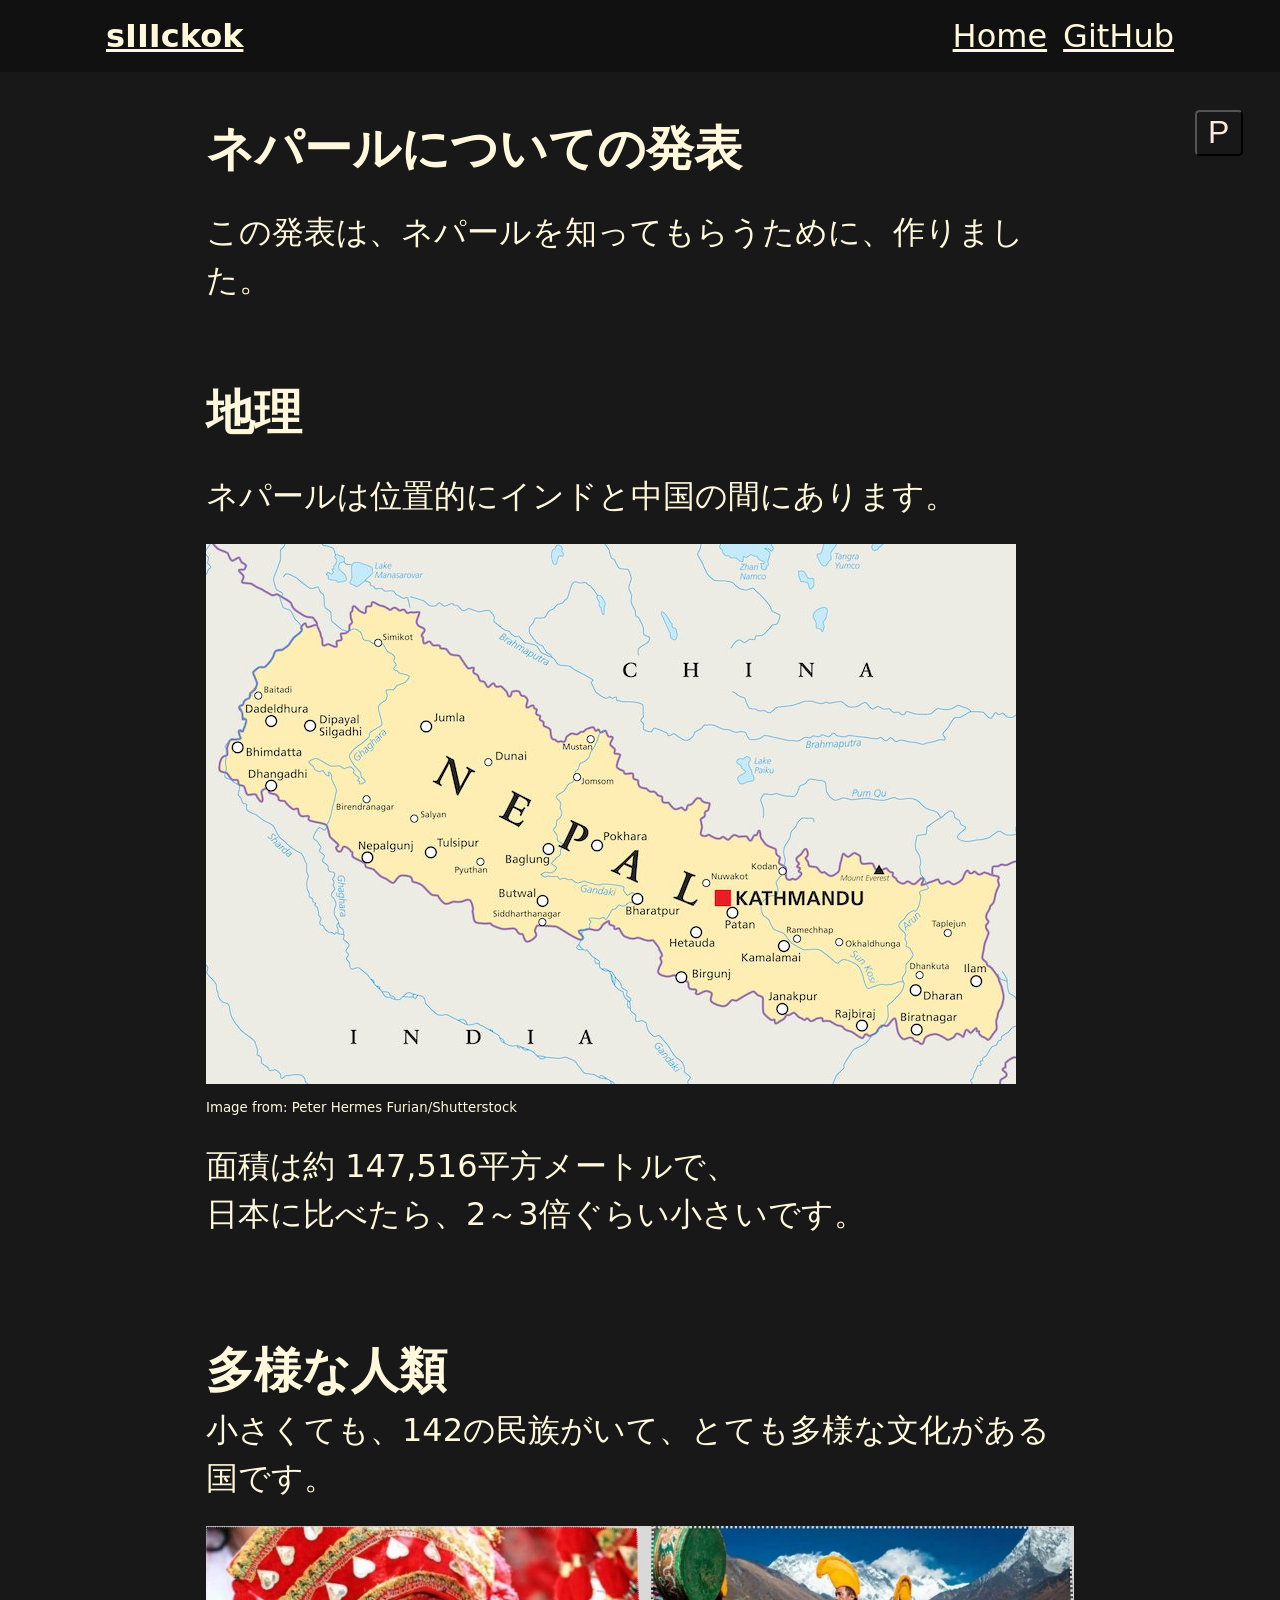
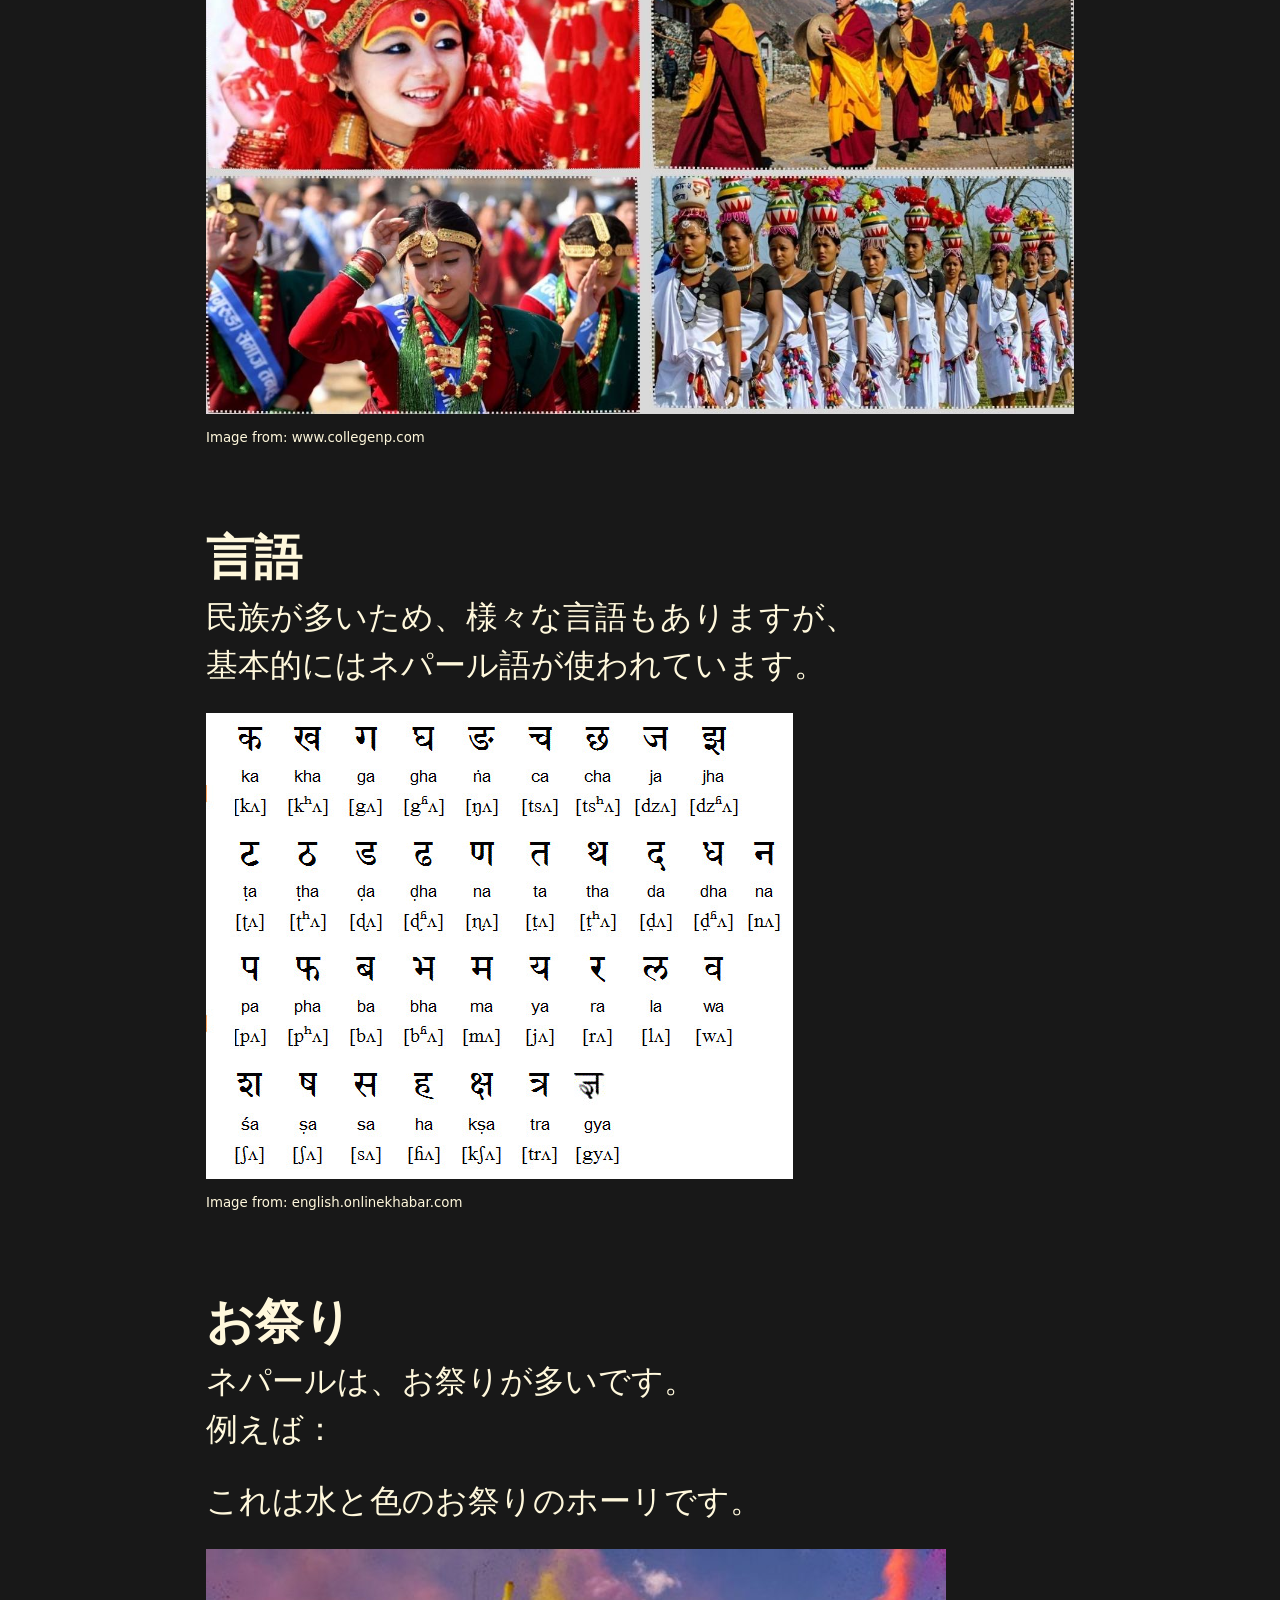
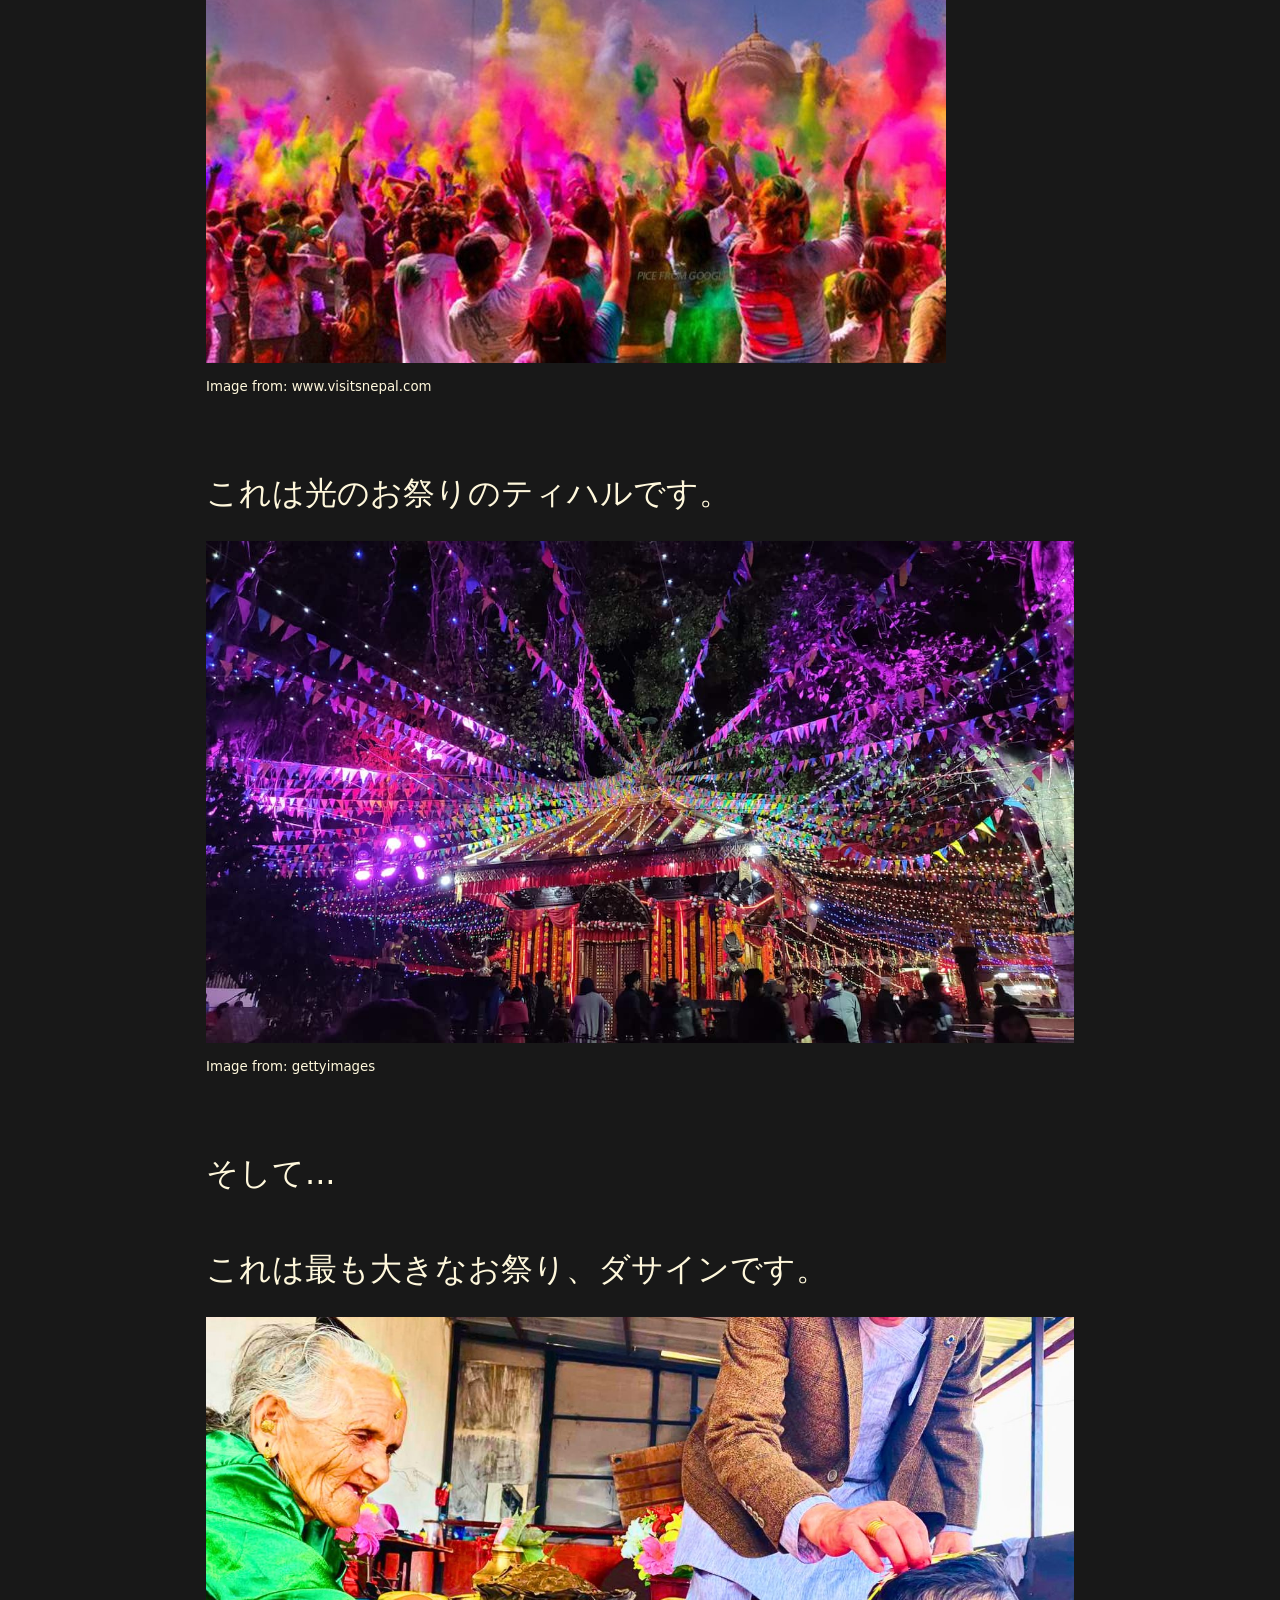
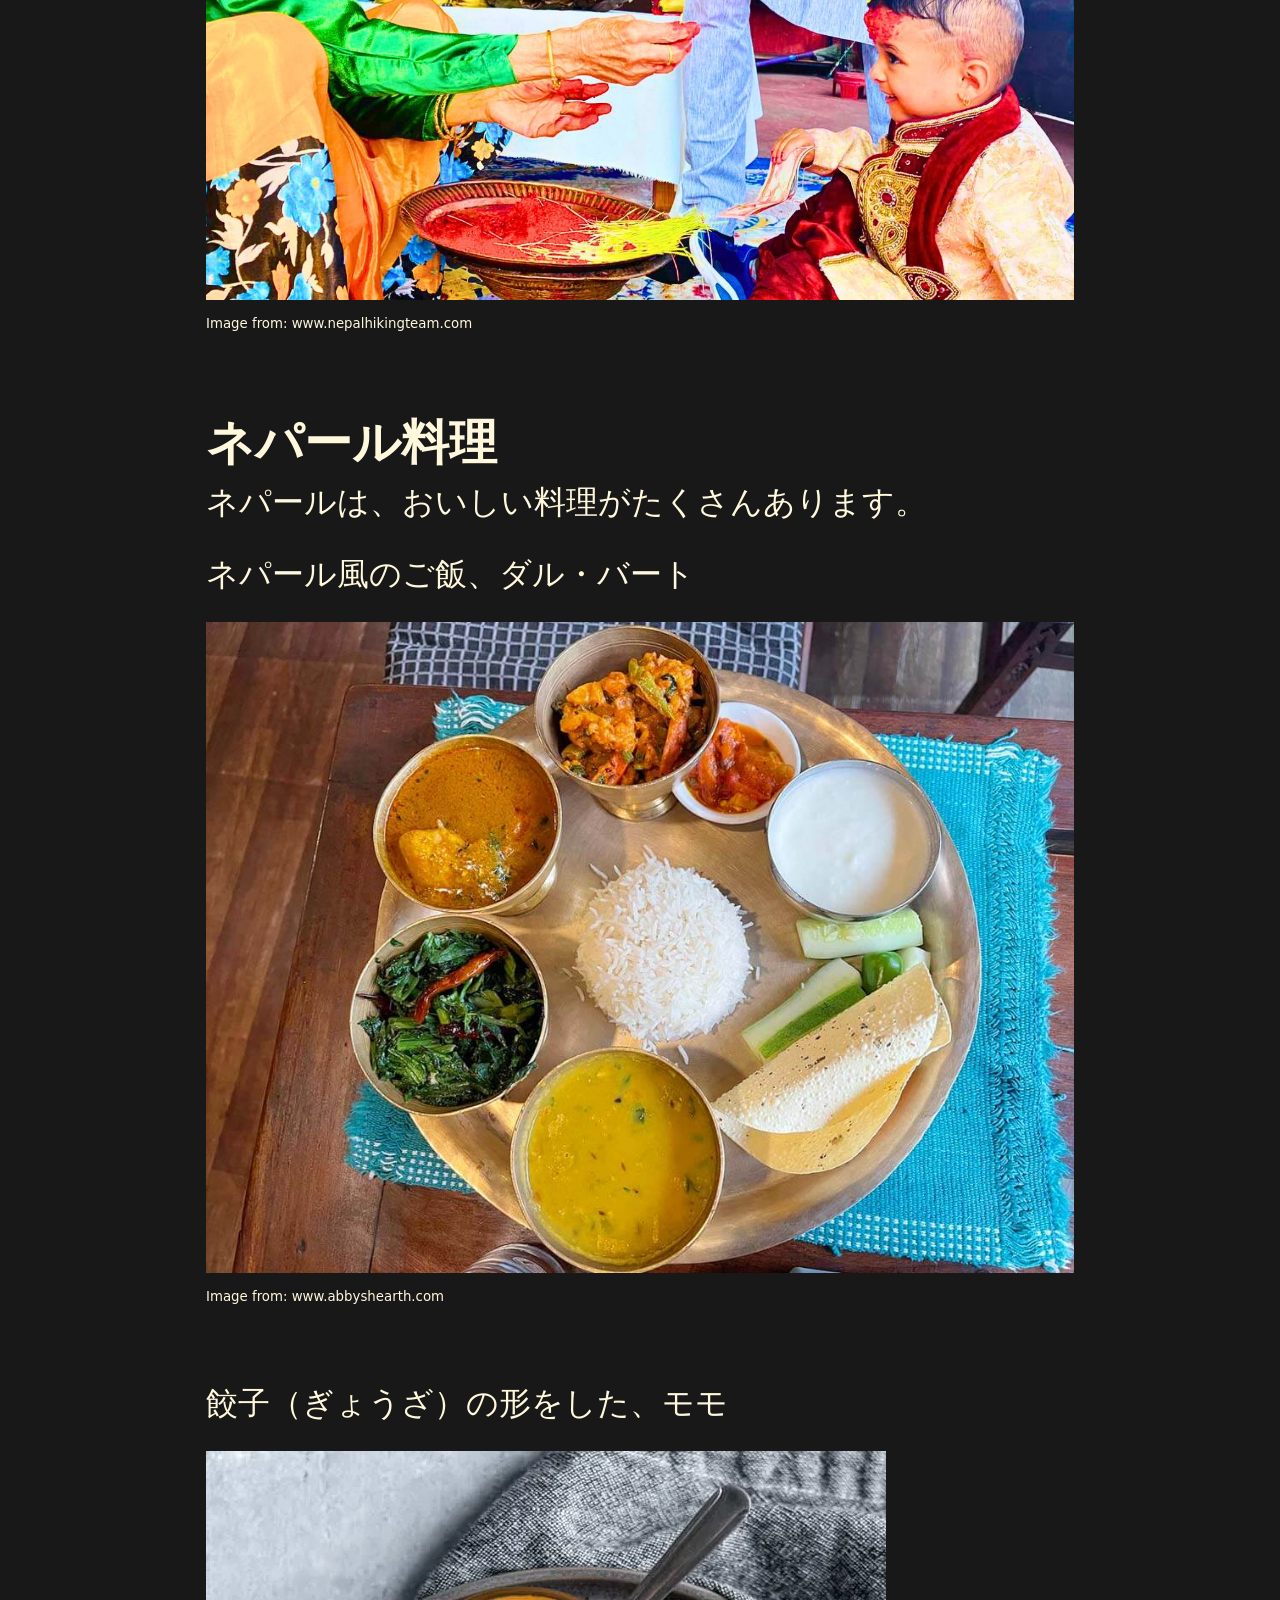
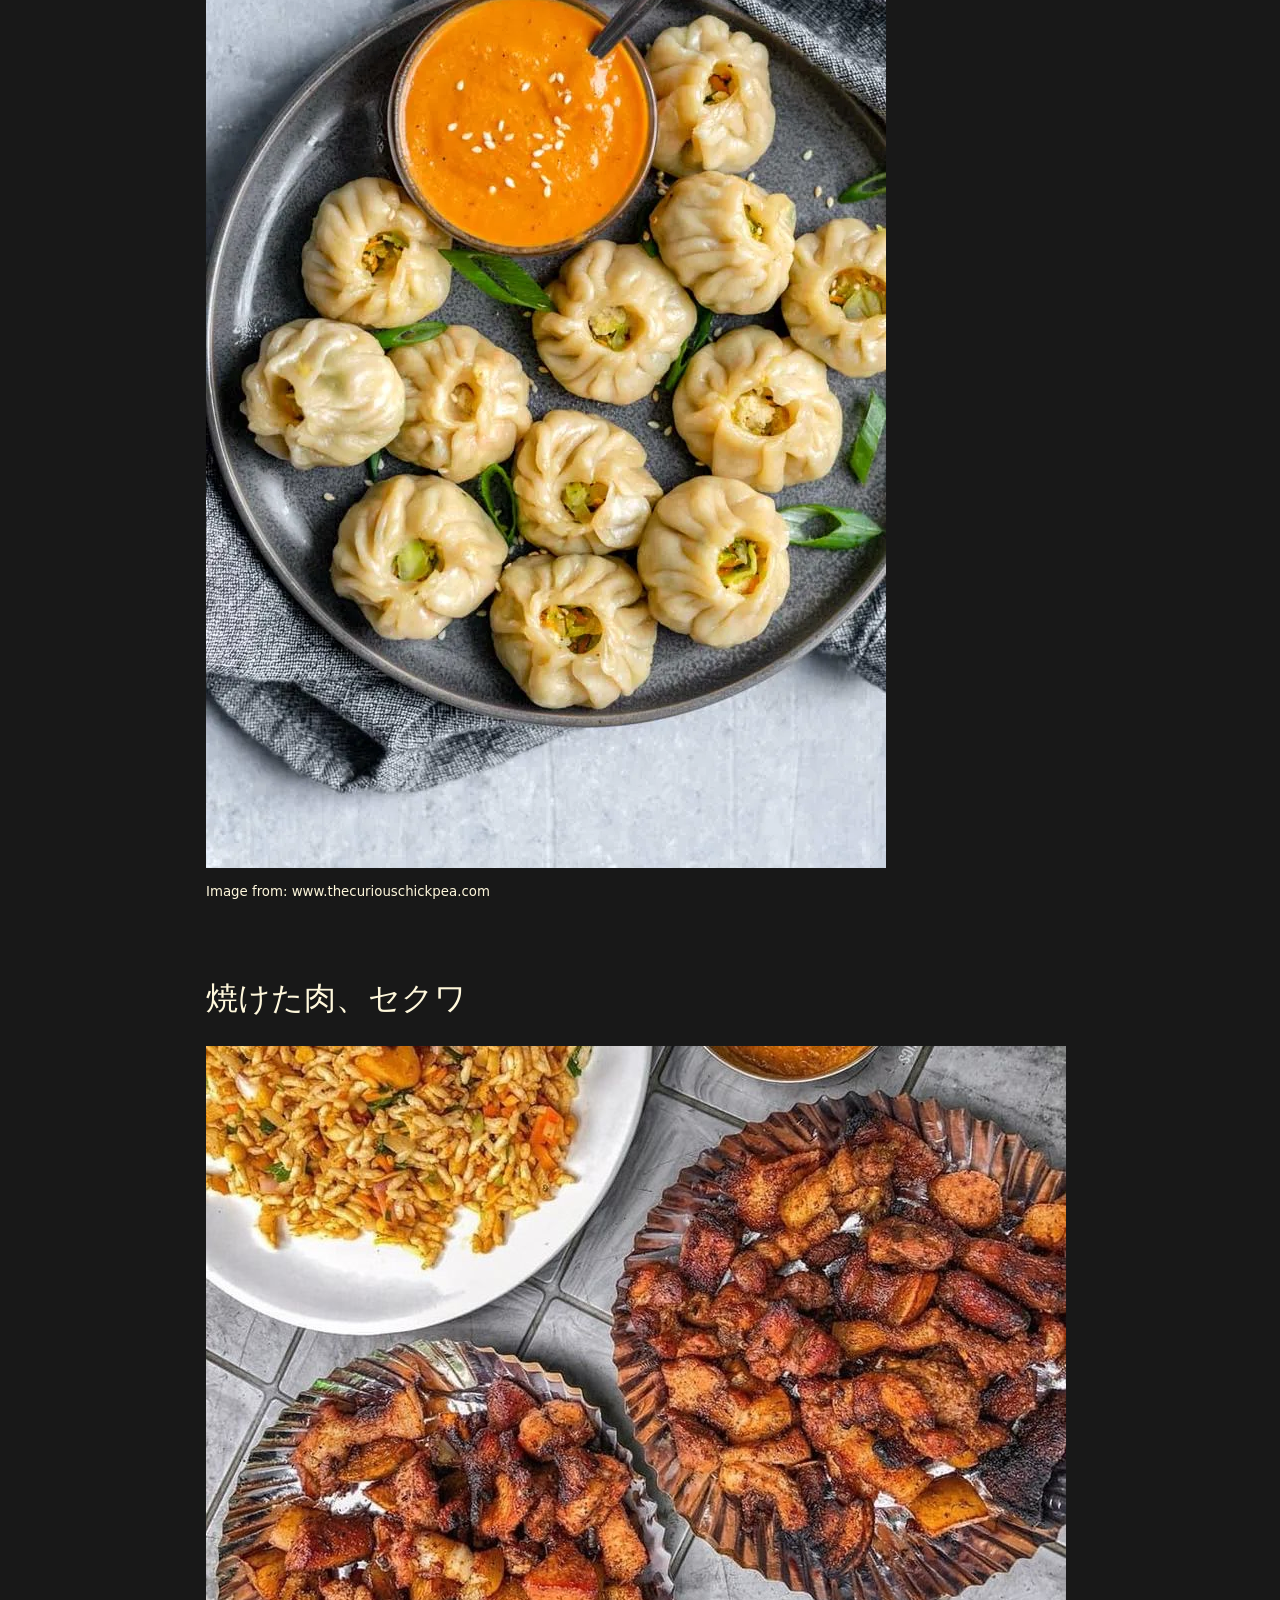
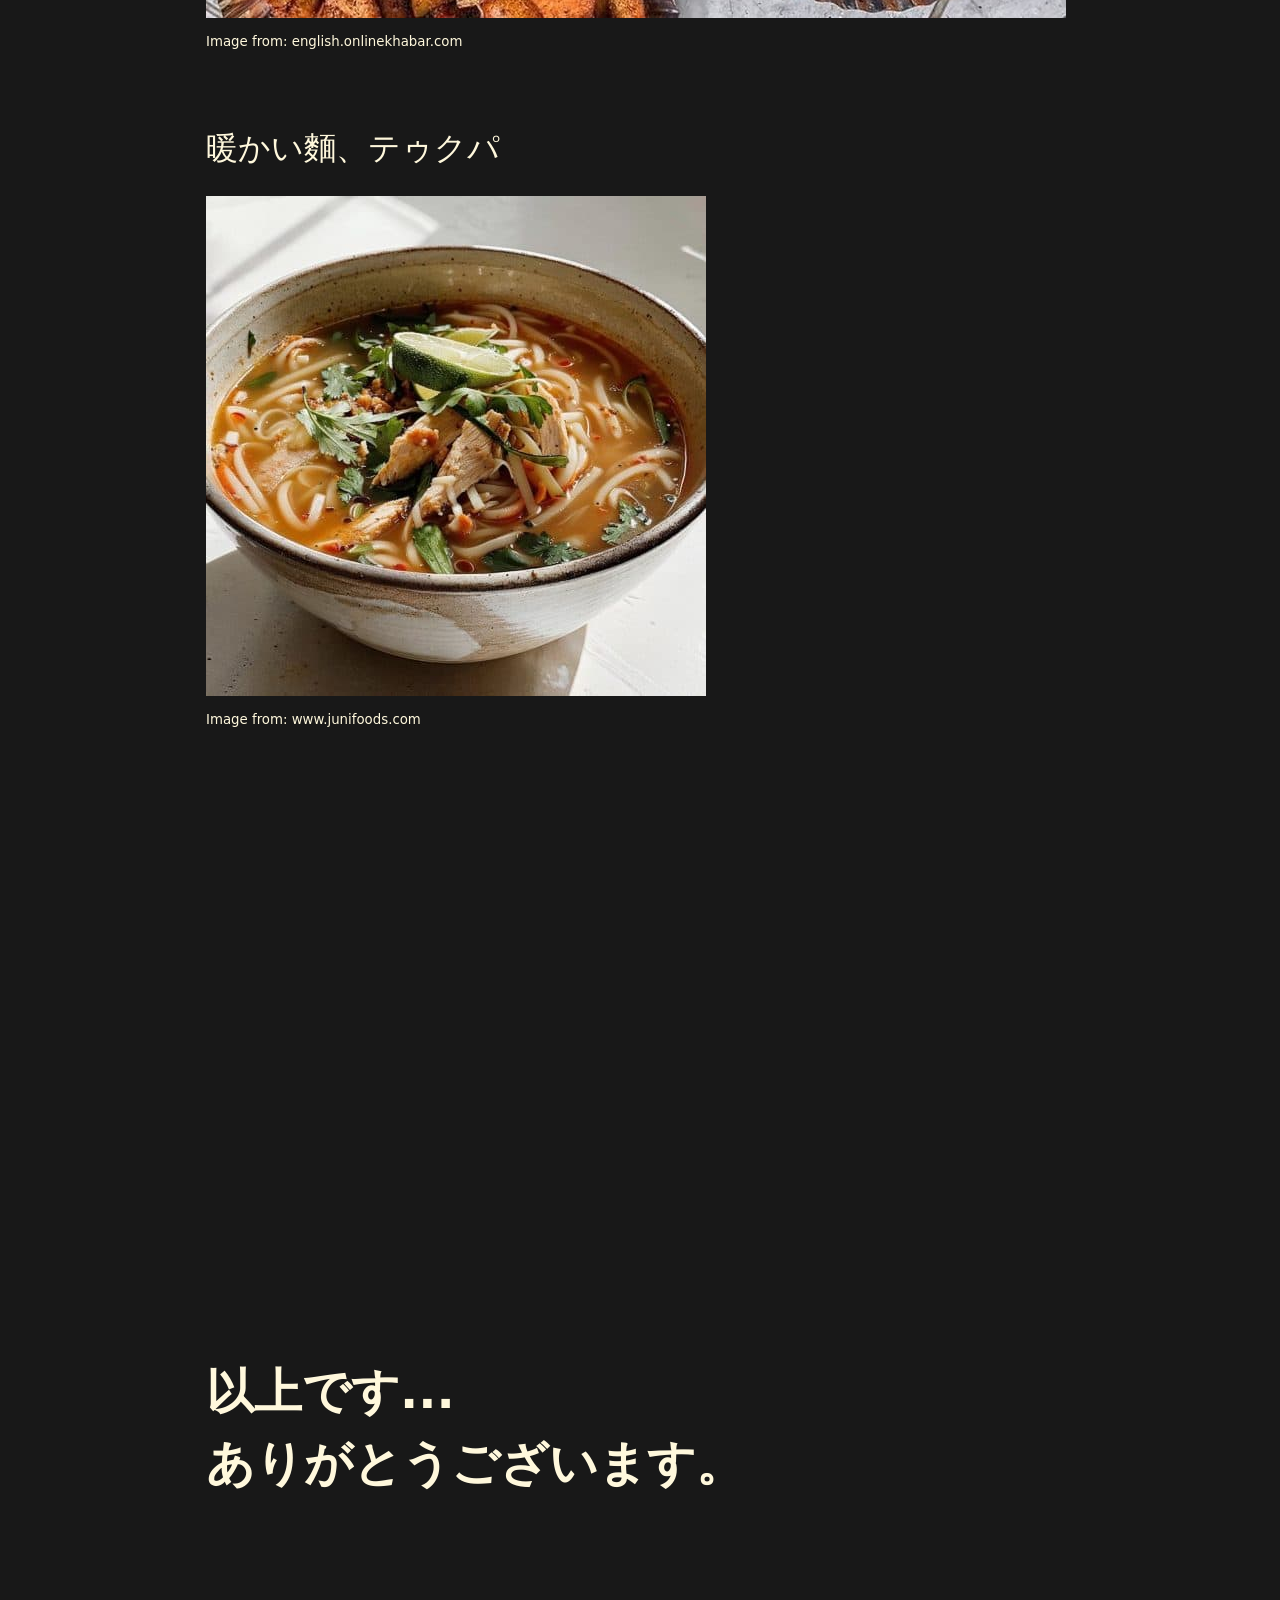
<file: 1_nepal_happyo.html>
<!DOCTYPE html>
<html lang="en">
<head>
<meta charset="UTF-8" />
<meta name="viewport" content="width=device-width, initial-scale=1" />
<title>
ネパールについて</title>
<link rel="stylesheet" href="style.css" />
</head>
<body>
<nav class="navbar">
<ul class="nav-list">
<li class="logo"><a href="index.html">sIIIckok</a></li>
<li class="spacer"></li>
<li><a href="index.html">Home</a></li>
<li><a href="https://www.github.com/siiickok/">GitHub</a></li>
</ul>
</nav>
<div class="present-mode-btn"><button> P </button></div>

<div class="page">
<br>
<h1>ネパールについての発表</h1>
<br>
<p>この発表は、ネパールを知ってもらうために、作りました。</p>
<br>
<br>
<br>
<span class="anchor"></span><h1>地理</h1>
<br>
<p>ネパールは位置的にインドと中国の間にあります。</p>
<br>
<img src="img/nepal_map.jpg"></img><br><sub>Image from: Peter Hermes Furian/Shutterstock</sub>
<br>
<br>
<p>面積は約 147,516平方メートルで、</p>
<p>日本に比べたら、2～3倍ぐらい小さいです。</p>
<br>
<br>
<br>
<br>
<span class="anchor"></span><h1>多様な人類</h1>
<p>小さくても、142の民族がいて、とても多様な文化がある国です。</p>
<br>
<img src="img/nepal_ethnicities.jpg"></img><br><sub>Image from: www.collegenp.com</sub>
<br>
<br>
<br>
<br>
<span class="anchor"></span><h1>言語</h1>
<p>民族が多いため、様々な言語もありますが、</p>
<p>基本的にはネパール語が使われています。</p>
<br>
<img src="img/nepal_language.jpg"></img><br><sub>Image from: english.onlinekhabar.com</sub>
<br>
<br>
<br>
<br>
<span class="anchor"></span><h1>お祭り</h1>
<p>ネパールは、お祭りが多いです。</p>
<p>例えば：</p>
<br>
<p>これは水と色のお祭りのホーリです。</p>
<br>
<img src="img/nepal_holi.jpg"></img><br><sub>Image from: www.visitsnepal.com</sub>
<br>
<br>
<br>
<br>
<span class="anchor"></span><p>これは光のお祭りのティハルです。</p>
<br>
<img src="img/nepal_tihar.jpg"></img><br><sub>Image from: gettyimages</sub>
<br>
<br>
<br>
<br>
<span class="anchor"></span><p>そして...</p>
<br>
<br>
<p>これは最も大きなお祭り、ダサインです。</p>
<br>
<img src="img/nepal_dashain.jpg"></img><br><sub>Image from: www.nepalhikingteam.com</sub>
<br>
<br>
<br>
<br>
<span class="anchor"></span><h1>ネパール料理</h1>
<p>ネパールは、おいしい料理がたくさんあります。</p>
<br>
<p>ネパール風のご飯、ダル・バート</p>
<br>
<img src="img/nepal_dal_bhat.jpg"></img><br><sub>Image from: www.abbyshearth.com</sub>
<br>
<br>
<br>
<br>
<span class="anchor"></span><p>餃子（ぎょうざ）の形をした、モモ</p>
<br>
<img src="img/nepal_momo.jpg"></img><br><sub>Image from: www.thecuriouschickpea.com</sub>
<br>
<br>
<br>
<br>
<span class="anchor"></span><p>焼けた肉、セクワ</p>
<br>
<img src="img/nepal_sekuwa.jpg"></img><br><sub>Image from: english.onlinekhabar.com</sub>
<br>
<br>
<br>
<br>
<span class="anchor"></span><p>暖かい麵、テゥクパ</p>
<br>
<img src="img/nepal_thukpa.jpg"></img><br><sub>Image from: www.junifoods.com</sub>
<br>
<br>
<br>
<br>
<br>
<br>
<br>
<br>
<br>
<br>
<br>
<br>
<br>
<br>
<br>
<br>
<br>
<br>
<br>
<br>
<br>
<br>
<br>
<br>
<br>
<br>
<br>
<span class="anchor"></span><h1>以上です...</h1>
<h1>ありがとうございます。</h1>
<br>
<br>
<br>
<br>
<br>
<br>
<br>
<br>
<br>
<br>
<br>
<br>
<br>
<br>
<br>
<br>
</div>
<div class="viewport-layer invisible">
</div>
<button class="viewport-close-btn invisible">X</button>
</body>
</html>

    <script>
        const $ = (selector) => document.querySelector(selector)
        const $$ = (selector) => document.querySelectorAll(selector)

        let viewport_layer = $(".viewport-layer")

        viewport_arr = []

        let viewport_close_btn = $(".viewport-close-btn")
        let viewport_btns = $$(".viewport-btn")

        function open_viewport(e) {
            let id = parseInt(e.srcElement.id, 10)
            let element = viewport_arr[id]
            viewport_layer.innerHTML = element
            viewport_layer.classList.toggle('invisible')
            viewport_close_btn.classList.toggle('invisible')
        }

        function close_viewport(e) {
            viewport_layer.innerHTML = ''
            viewport_layer.classList.toggle('invisible')
            viewport_close_btn.classList.toggle('invisible')
        }

        for (let i = 0; i < viewport_btns.length; i++) {
            viewport_btns[i].addEventListener("click", open_viewport)
        }

        viewport_close_btn.addEventListener("click", close_viewport);

        let anchors = $$(".anchor")
        let currentAnchor = 0

        function goToAnchor(anchors, index) {
            if (index < 0 || index >= anchors.length) return;

            anchors[index].scrollIntoView({
                behavior: "smooth"
            });
        }

        document.addEventListener("keydown", (event) => {
            if (!document.body.classList.contains("presentation")) return;

            if (event.key === "ArrowRight" || event.key === "ArrowDown") {
                if (currentAnchor + 1 < anchors.length) currentAnchor += 1;
            }

            if (event.key === "ArrowLeft" || event.key === "ArrowUp") {
                if (currentAnchor - 1 >= 0) currentAnchor -= 1;
            }
            goToAnchor(anchors, currentAnchor)
        });

        $(".present-mode-btn").onclick = toggle_present;

        function toggle_present() {
            document.body.classList.toggle("presentation");
            goToAnchor(anchors, 0)
        }

    </script>
</file>
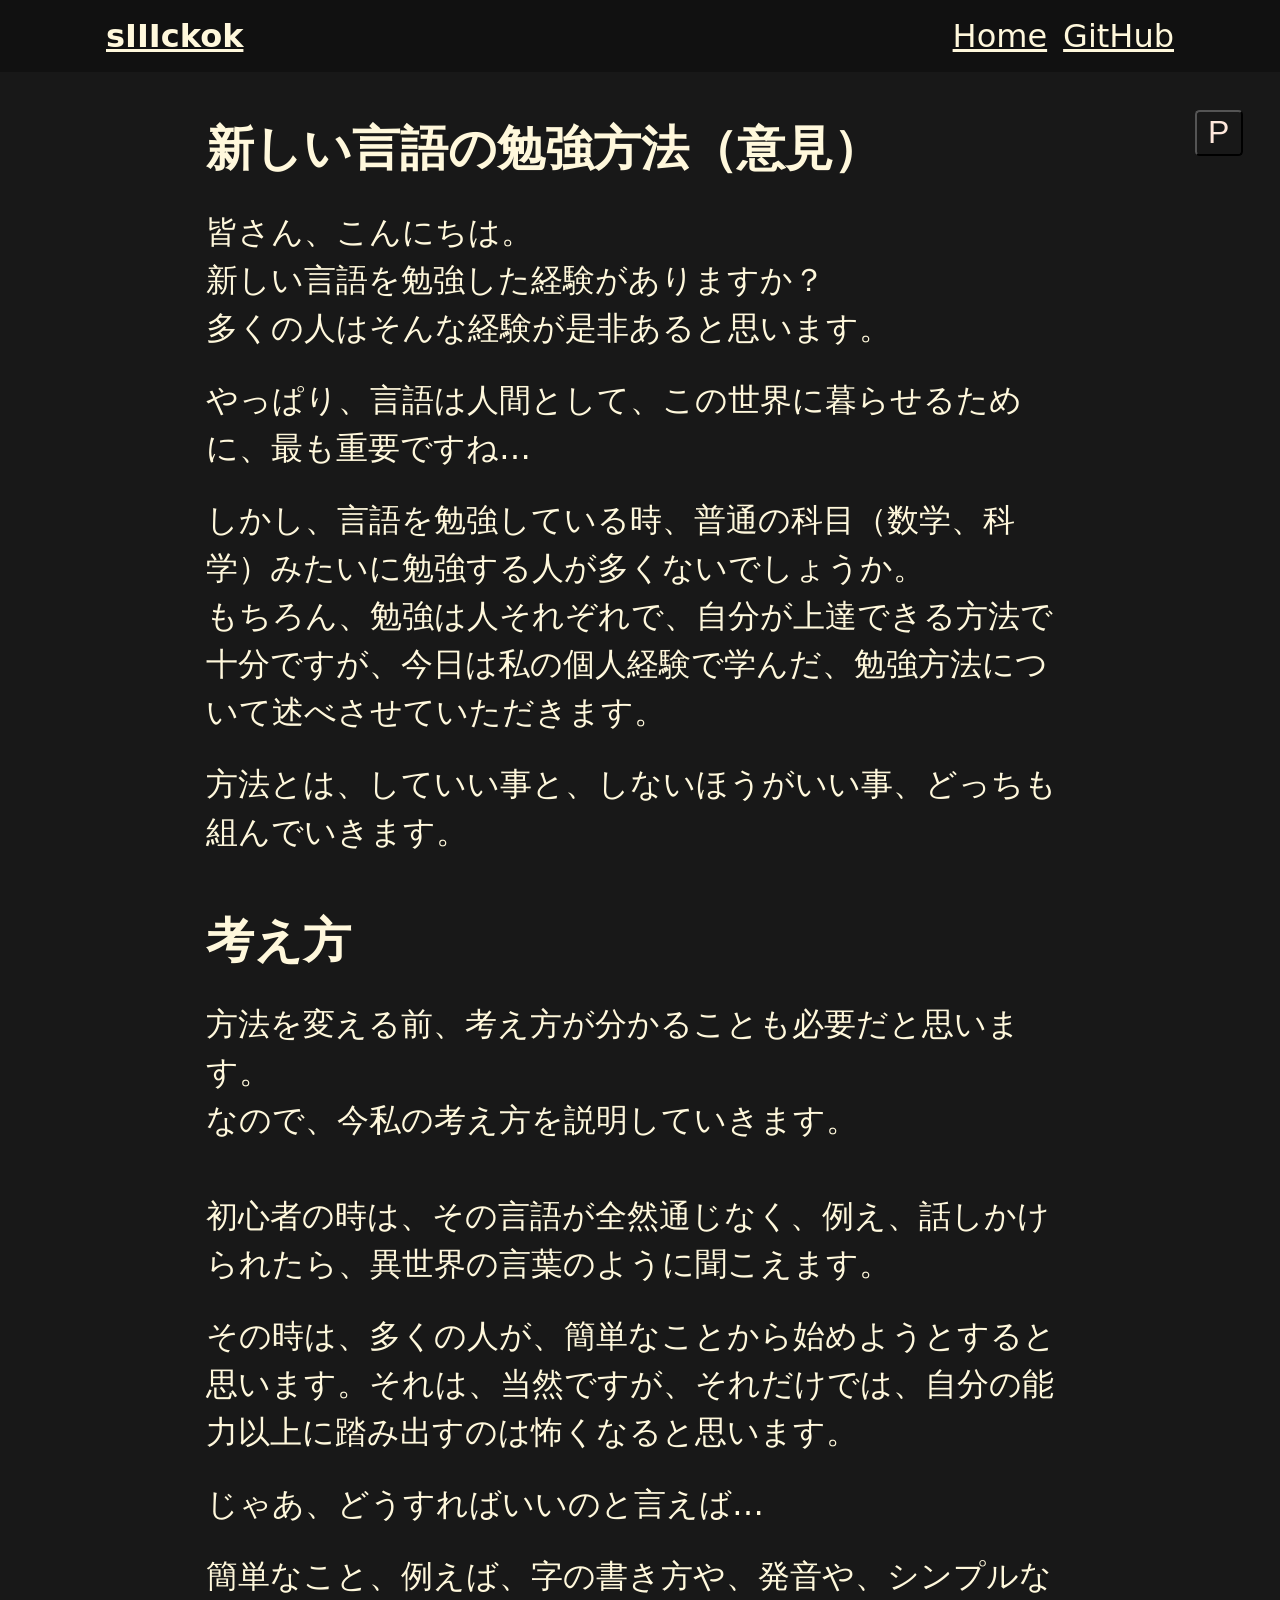
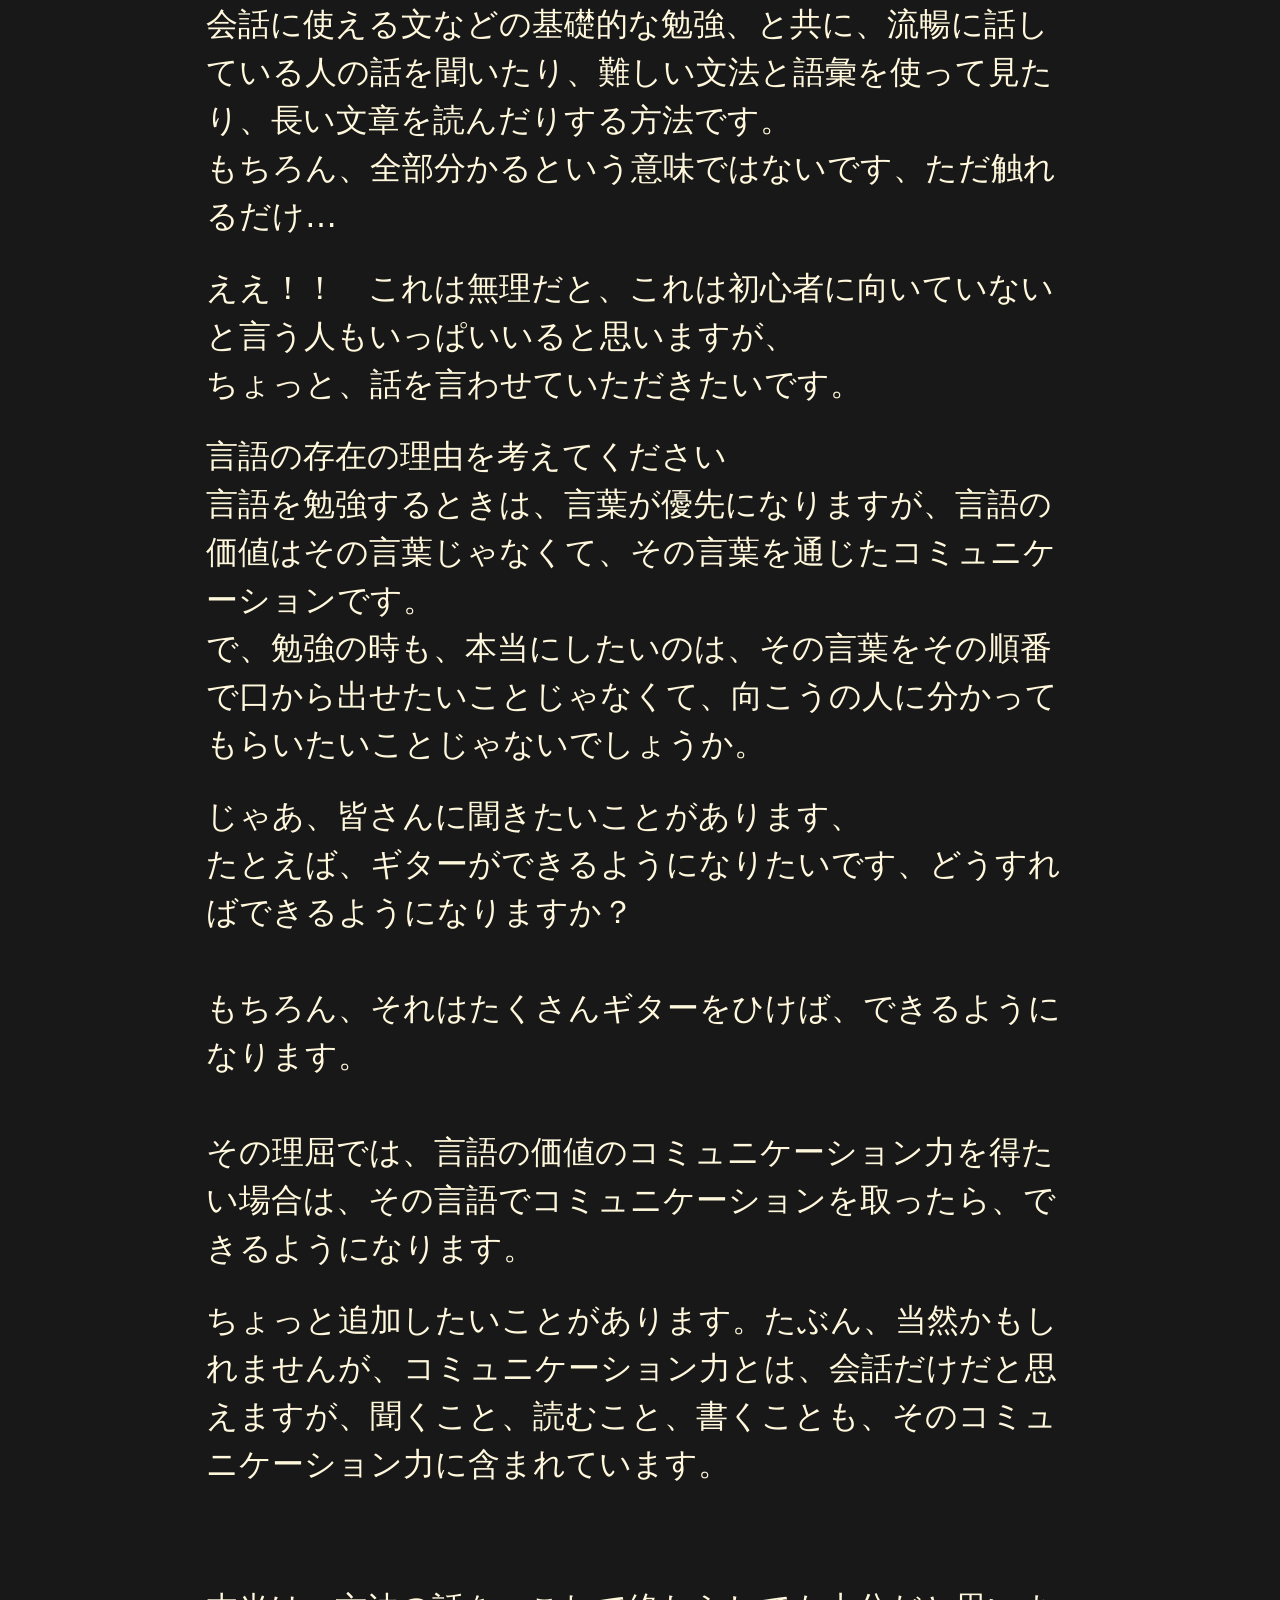
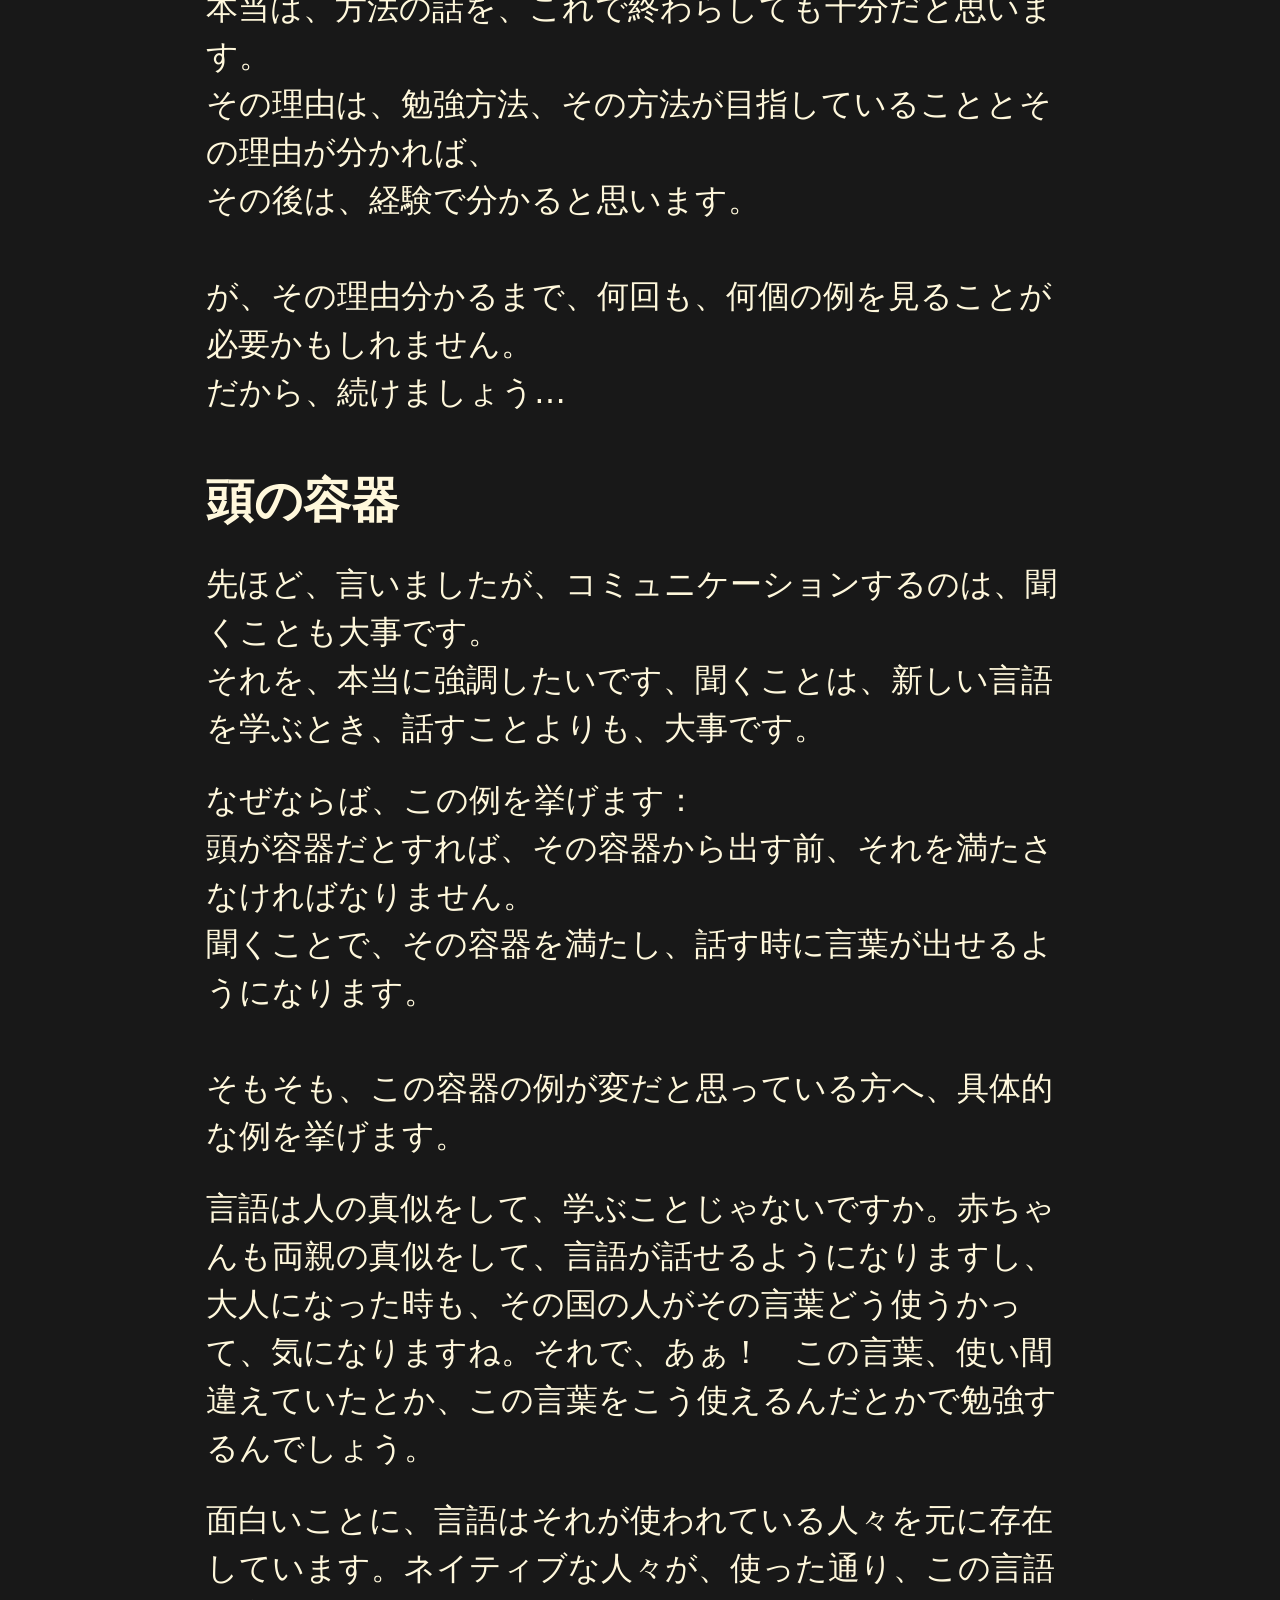
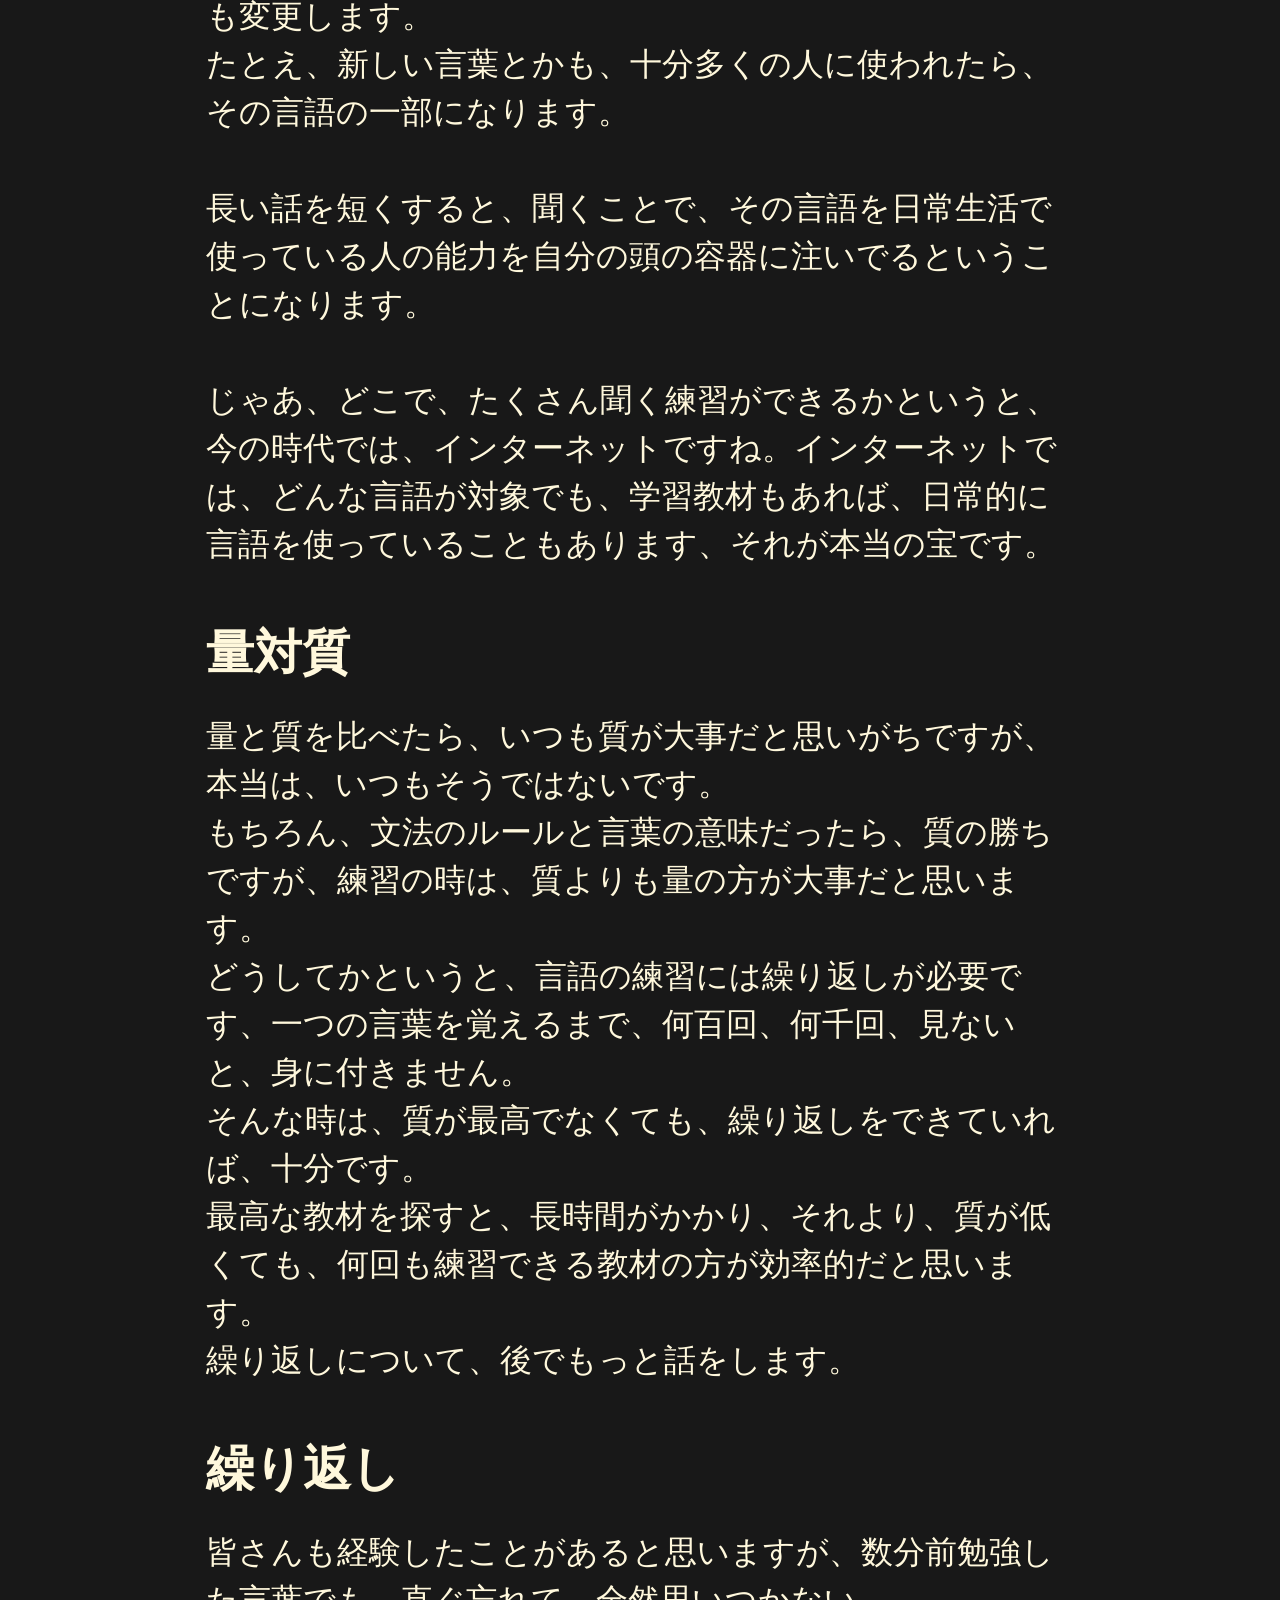
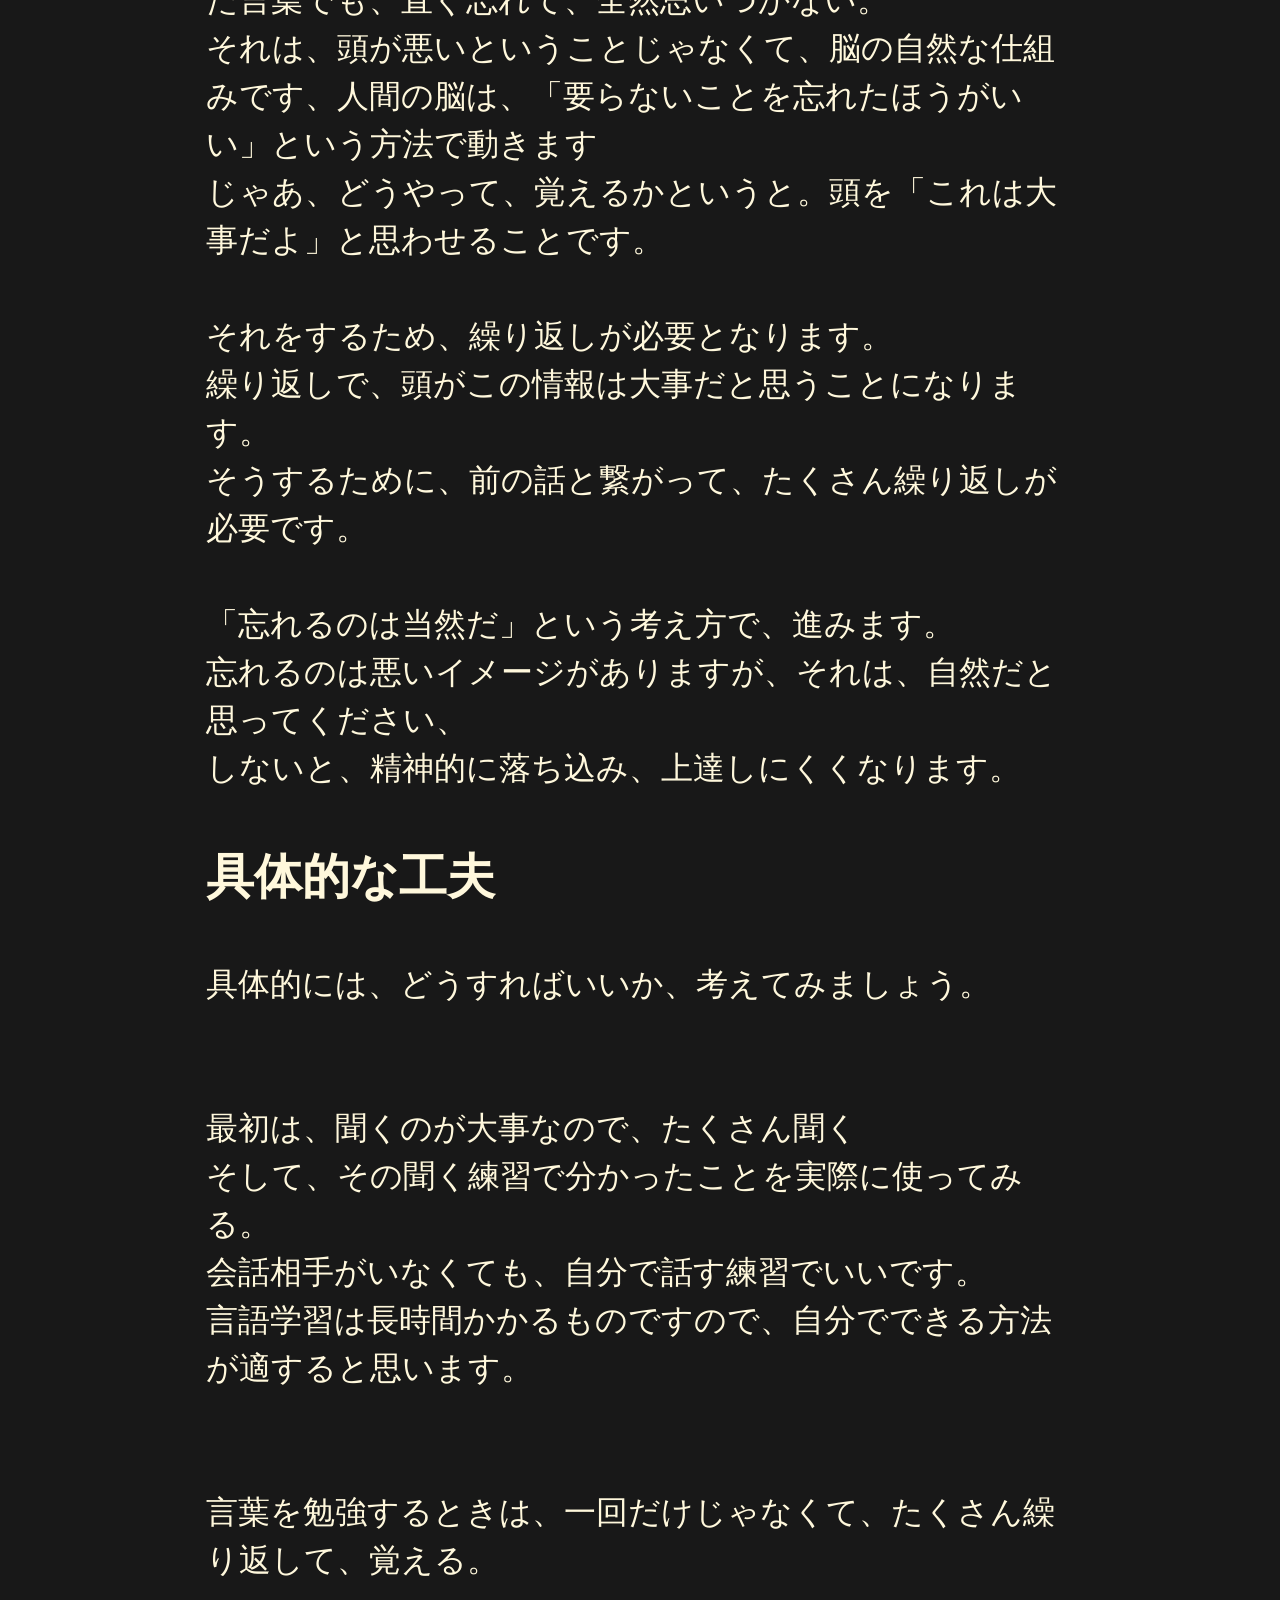
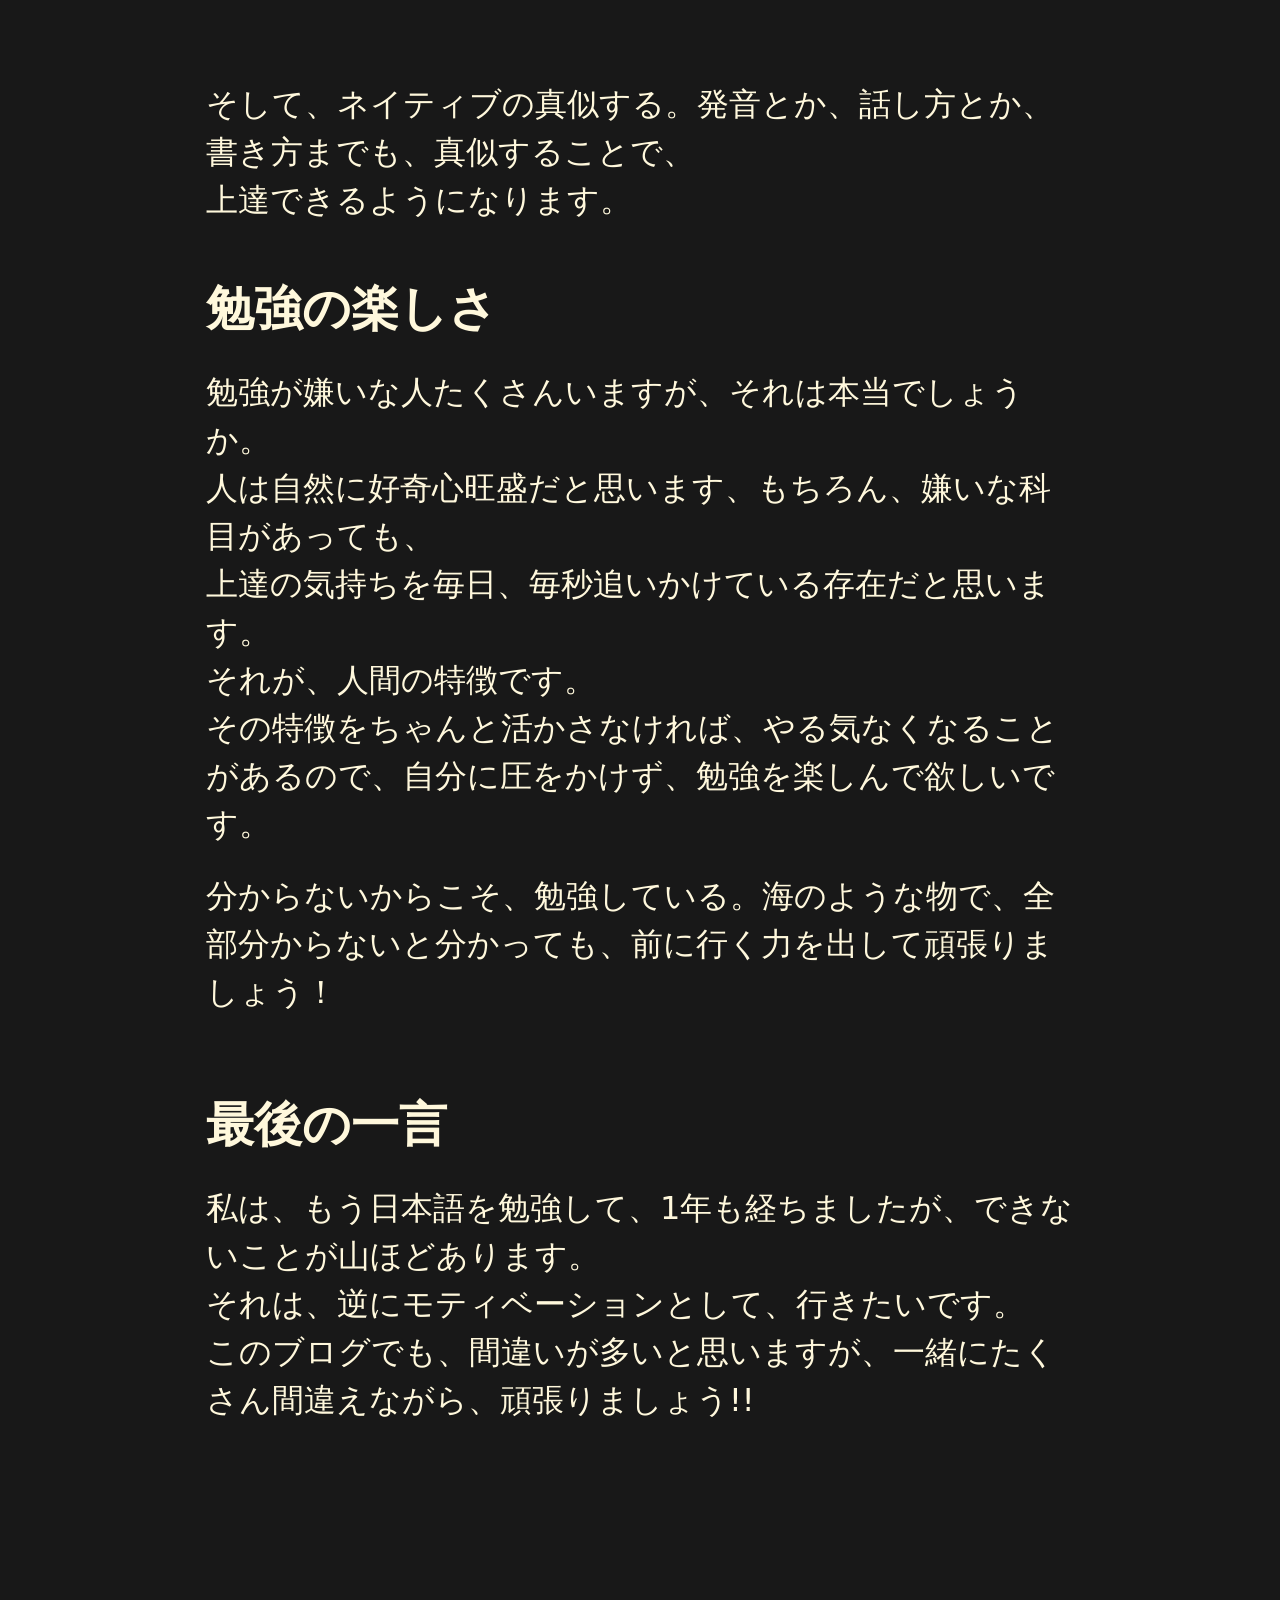
<file: 2_learn_new_langs.html>
<!DOCTYPE html>
<html lang="en">
<head>
<meta charset="UTF-8" />
<meta name="viewport" content="width=device-width, initial-scale=1" />
<title>
新しい言語の勉強方法（意見）</title>
<link rel="stylesheet" href="style.css" />
</head>
<body>
<nav class="navbar">
<ul class="nav-list">
<li class="logo"><a href="index.html">sIIIckok</a></li>
<li class="spacer"></li>
<li><a href="index.html">Home</a></li>
<li><a href="https://www.github.com/siiickok/">GitHub</a></li>
</ul>
</nav>
<div class="present-mode-btn"><button> P </button></div>

<div class="page">
<br>
<span class="anchor"></span><h1>新しい言語の勉強方法（意見）</h1>
<br>
<p>皆さん、こんにちは。</p>
<p>新しい言語を勉強した経験がありますか？</p>
<p>多くの人はそんな経験が是非あると思います。</p>
<br>
<span class="anchor"></span><p>やっぱり、言語は人間として、この世界に暮らせるために、最も重要ですね…</p>
<br>
<p>しかし、言語を勉強している時、普通の科目（数学、科学）みたいに勉強する人が多くないでしょうか。</p>
<p>もちろん、勉強は人それぞれで、自分が上達できる方法で十分ですが、今日は私の個人経験で学んだ、勉強方法について述べさせていただきます。</p>
<br>
<p>方法とは、していい事と、しないほうがいい事、どっちも組んでいきます。</p>
<br>
<br>
<span class="anchor"></span><h1>考え方</h1>
<br>
<p>方法を変える前、考え方が分かることも必要だと思います。</p>
<p>なので、今私の考え方を説明していきます。</p>
<br>
<br>
<span class="anchor"></span><p>初心者の時は、その言語が全然通じなく、例え、話しかけられたら、異世界の言葉のように聞こえます。</p>
<br>
<p>その時は、多くの人が、簡単なことから始めようとすると思います。それは、当然ですが、それだけでは、自分の能力以上に踏み出すのは怖くなると思います。</p>
<br>
<p>じゃあ、どうすればいいのと言えば…</p>
<br>
<span class="anchor"></span><p>簡単なこと、例えば、字の書き方や、発音や、シンプルな会話に使える文などの基礎的な勉強、と共に、流暢に話している人の話を聞いたり、難しい文法と語彙を使って見たり、長い文章を読んだりする方法です。</p>
<p>もちろん、全部分かるという意味ではないです、ただ触れるだけ…</p>
<br>
<p>ええ！！　これは無理だと、これは初心者に向いていないと言う人もいっぱいいると思いますが、</p>
<p>ちょっと、話を言わせていただきたいです。</p>
<br>
<span class="anchor"></span><p>言語の存在の理由を考えてください</p>
<p>言語を勉強するときは、言葉が優先になりますが、言語の価値はその言葉じゃなくて、その言葉を通じたコミュニケーションです。</p>
<p>で、勉強の時も、本当にしたいのは、その言葉をその順番で口から出せたいことじゃなくて、向こうの人に分かってもらいたいことじゃないでしょうか。</p>
<br>
<p>じゃあ、皆さんに聞きたいことがあります、</p>
<p>たとえば、ギターができるようになりたいです、どうすればできるようになりますか？</p>
<br>
<br>
<span class="anchor"></span><p>もちろん、それはたくさんギターをひけば、できるようになります。</p>
<br>
<br>
<span class="anchor"></span><p>その理屈では、言語の価値のコミュニケーション力を得たい場合は、その言語でコミュニケーションを取ったら、できるようになります。</p>
<br>
<p>ちょっと追加したいことがあります。たぶん、当然かもしれませんが、コミュニケーション力とは、会話だけだと思えますが、聞くこと、読むこと、書くことも、そのコミュニケーション力に含まれています。</p>
<br>
<br>
<br>
<br>
<span class="anchor"></span><p>本当は、方法の話を、これで終わらしても十分だと思います。</p>
<p>その理由は、勉強方法、その方法が目指していることとその理由が分かれば、</p>
<p>その後は、経験で分かると思います。</p>
<br>
<br>
<span class="anchor"></span><p>が、その理由分かるまで、何回も、何個の例を見ることが必要かもしれません。</p>
<p>だから、続けましょう…</p>
<br>
<br>
<span class="anchor"></span><h1>頭の容器</h1>
<br>
<p>先ほど、言いましたが、コミュニケーションするのは、聞くことも大事です。</p>
<p>それを、本当に強調したいです、聞くことは、新しい言語を学ぶとき、話すことよりも、大事です。</p>
<br>
<span class="anchor"></span><p>なぜならば、この例を挙げます：</p>
<p>頭が容器だとすれば、その容器から出す前、それを満たさなければなりません。</p>
<p>聞くことで、その容器を満たし、話す時に言葉が出せるようになります。</p>
<br>
<br>
<span class="anchor"></span><p>そもそも、この容器の例が変だと思っている方へ、具体的な例を挙げます。</p>
<br>
<span class="anchor"></span><p>言語は人の真似をして、学ぶことじゃないですか。赤ちゃんも両親の真似をして、言語が話せるようになりますし、</p>
<p>大人になった時も、その国の人がその言葉どう使うかって、気になりますね。それで、あぁ！　この言葉、使い間違えていたとか、この言葉をこう使えるんだとかで勉強するんでしょう。</p>
<br>
<span class="anchor"></span><p>面白いことに、言語はそれが使われている人々を元に存在しています。ネイティブな人々が、使った通り、この言語も変更します。</p>
<p>たとえ、新しい言葉とかも、十分多くの人に使われたら、その言語の一部になります。</p>
<br>
<br>
<span class="anchor"></span><p>長い話を短くすると、聞くことで、その言語を日常生活で使っている人の能力を自分の頭の容器に注いでるということになります。</p>
<br>
<br>
<span class="anchor"></span><p>じゃあ、どこで、たくさん聞く練習ができるかというと、</p>
<p>今の時代では、インターネットですね。インターネットでは、どんな言語が対象でも、学習教材もあれば、日常的に言語を使っていることもあります、それが本当の宝です。</p>
<br>
<br>
<span class="anchor"></span><h1>量対質</h1>
<br>
<p>量と質を比べたら、いつも質が大事だと思いがちですが、本当は、いつもそうではないです。</p>
<p>もちろん、文法のルールと言葉の意味だったら、質の勝ちですが、練習の時は、質よりも量の方が大事だと思います。</p>
<p>どうしてかというと、言語の練習には繰り返しが必要です、一つの言葉を覚えるまで、何百回、何千回、見ないと、身に付きません。</p>
<p>そんな時は、質が最高でなくても、繰り返しをできていれば、十分です。</p>
<p>最高な教材を探すと、長時間がかかり、それより、質が低くても、何回も練習できる教材の方が効率的だと思います。</p>
<p>繰り返しについて、後でもっと話をします。</p>
<br>
<br>
<span class="anchor"></span><h1>繰り返し</h1>
<br>
<p>皆さんも経験したことがあると思いますが、数分前勉強した言葉でも、直ぐ忘れて、全然思いつかない。</p>
<p>それは、頭が悪いということじゃなくて、脳の自然な仕組みです、人間の脳は、「要らないことを忘れたほうがいい」という方法で動きます</p>
<p>じゃあ、どうやって、覚えるかというと。頭を「これは大事だよ」と思わせることです。</p>
<br>
<br>
<span class="anchor"></span><p>それをするため、繰り返しが必要となります。</p>
<p>繰り返しで、頭がこの情報は大事だと思うことになります。</p>
<p>そうするために、前の話と繋がって、たくさん繰り返しが必要です。</p>
<br>
<br>
<span class="anchor"></span><p>「忘れるのは当然だ」という考え方で、進みます。</p>
<p>忘れるのは悪いイメージがありますが、それは、自然だと思ってください、</p>
<p>しないと、精神的に落ち込み、上達しにくくなります。</p>
<br>
<br>
<span class="anchor"></span><h1>具体的な工夫</h1>
<br>
<br>
<span class="anchor"></span><p>具体的には、どうすればいいか、考えてみましょう。</p>
<br>
<br>
<br>
<br>
<span class="anchor"></span><p>最初は、聞くのが大事なので、たくさん聞く</p>
<p>そして、その聞く練習で分かったことを実際に使ってみる。</p>
<p>会話相手がいなくても、自分で話す練習でいいです。</p>
<p>言語学習は長時間かかるものですので、自分でできる方法が適すると思います。</p>
<br>
<br>
<br>
<br>
<span class="anchor"></span><p>言葉を勉強するときは、一回だけじゃなくて、たくさん繰り返して、覚える。</p>
<br>
<br>
<br>
<br>
<span class="anchor"></span><p>そして、ネイティブの真似する。発音とか、話し方とか、書き方までも、真似することで、</p>
<p>上達できるようになります。</p>
<br>
<br>
<span class="anchor"></span><h1>勉強の楽しさ</h1>
<br>
<p>勉強が嫌いな人たくさんいますが、それは本当でしょうか。</p>
<p>人は自然に好奇心旺盛だと思います、もちろん、嫌いな科目があっても、</p>
<p>上達の気持ちを毎日、毎秒追いかけている存在だと思います。</p>
<span class="anchor"></span><p>それが、人間の特徴です。</p>
<p>その特徴をちゃんと活かさなければ、やる気なくなることがあるので、自分に圧をかけず、勉強を楽しんで欲しいです。</p>
<br>
<span class="anchor"></span><p>分からないからこそ、勉強している。海のような物で、全部分からないと分かっても、前に行く力を出して頑張りましょう！</p>
<br>
<br>
<br>
<span class="anchor"></span><h1>最後の一言</h1>
<br>
<span class="anchor"></span><p>私は、もう日本語を勉強して、1年も経ちましたが、できないことが山ほどあります。</p>
<p>それは、逆にモティベーションとして、行きたいです。</p>
<p>このブログでも、間違いが多いと思いますが、一緒にたくさん間違えながら、頑張りましょう!!</p>
<br>
<br>
<br>
<br>
<br>
<br>
<br>
<br>
<br>
<br>
<br>
</div>
<div class="viewport-layer invisible">
</div>
<button class="viewport-close-btn invisible">X</button>
</body>
</html>

    <script>
        const $ = (selector) => document.querySelector(selector)
        const $$ = (selector) => document.querySelectorAll(selector)

        let viewport_layer = $(".viewport-layer")

        viewport_arr = []

        let viewport_close_btn = $(".viewport-close-btn")
        let viewport_btns = $$(".viewport-btn")

        function open_viewport(e) {
            let id = parseInt(e.srcElement.id, 10)
            let element = viewport_arr[id]
            viewport_layer.innerHTML = element
            viewport_layer.classList.toggle('invisible')
            viewport_close_btn.classList.toggle('invisible')
        }

        function close_viewport(e) {
            viewport_layer.innerHTML = ''
            viewport_layer.classList.toggle('invisible')
            viewport_close_btn.classList.toggle('invisible')
        }

        for (let i = 0; i < viewport_btns.length; i++) {
            viewport_btns[i].addEventListener("click", open_viewport)
        }

        viewport_close_btn.addEventListener("click", close_viewport);

        let anchors = $$(".anchor")
        let currentAnchor = 0

        function goToAnchor(anchors, index) {
            if (index < 0 || index >= anchors.length) return;

            anchors[index].scrollIntoView({
                behavior: "smooth"
            });
        }

        document.addEventListener("keydown", (event) => {
            if (!document.body.classList.contains("presentation")) return;

            if (event.key === "ArrowRight" || event.key === "ArrowDown") {
                if (currentAnchor + 1 < anchors.length) currentAnchor += 1;
            }

            if (event.key === "ArrowLeft" || event.key === "ArrowUp") {
                if (currentAnchor - 1 >= 0) currentAnchor -= 1;
            }
            goToAnchor(anchors, currentAnchor)
        });

        $(".present-mode-btn").onclick = toggle_present;

        function toggle_present() {
            document.body.classList.toggle("presentation");
            goToAnchor(anchors, 0)
        }

    </script>
</file>
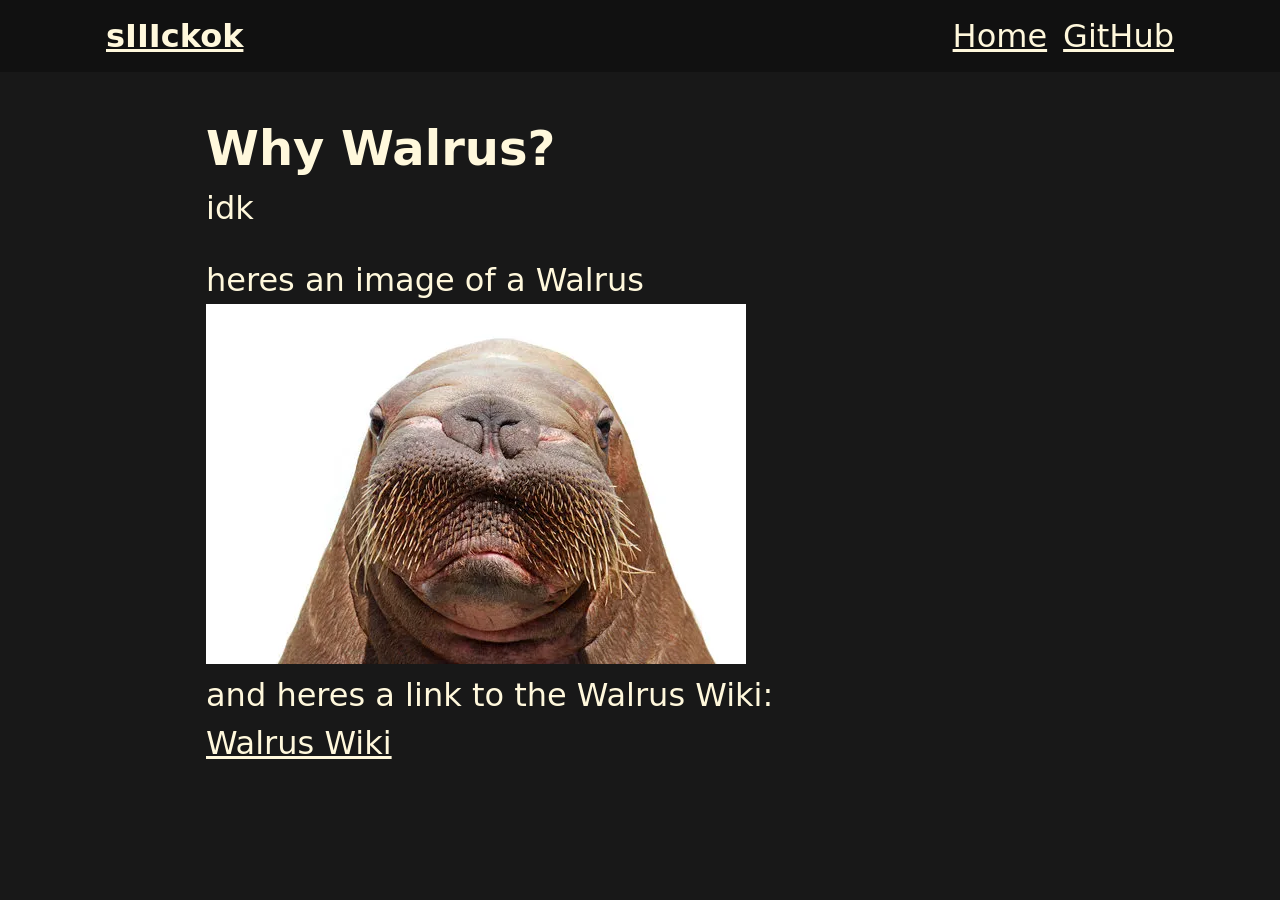
<file: 4_walrus.html>
<!DOCTYPE html>
<html lang="en">
<head>
<meta charset="UTF-8" />
<meta name="viewport" content="width=device-width, initial-scale=1" />
<title>
Walrus</title>
<link rel="stylesheet" href="style.css" />
</head>
<body>
<nav class="navbar">
<ul class="nav-list">
<li class="logo"><a href="index.html">sIIIckok</a></li>
<li class="spacer"></li>
<li><a href="index.html">Home</a></li>
<li><a href="https://www.github.com/siiickok/">GitHub</a></li>
</ul>
</nav>
<div class="present-mode-btn"><button> P </button></div>

<div class="page">
<br>
<h1>Why Walrus?</h1>
<p>idk</p>
<br>
<p>heres an image of a Walrus</p>
<img src="img/walrus.webp"></img><br>
<p>and heres a link to the Walrus Wiki:</p>
<a href="https://en.wikipedia.org/wiki/Walrus" target="_blank">Walrus Wiki</a>
<br>
<br>
<style>.present-mode-btn { display: none; }</style>
</div>
<div class="viewport-layer invisible">
</div>
<button class="viewport-close-btn invisible">X</button>
</body>
</html>

    <script>
        const $ = (selector) => document.querySelector(selector)
        const $$ = (selector) => document.querySelectorAll(selector)

        let viewport_layer = $(".viewport-layer")

        viewport_arr = []

        let viewport_close_btn = $(".viewport-close-btn")
        let viewport_btns = $$(".viewport-btn")

        function open_viewport(e) {
            let id = parseInt(e.srcElement.id, 10)
            let element = viewport_arr[id]
            viewport_layer.innerHTML = element
            viewport_layer.classList.toggle('invisible')
            viewport_close_btn.classList.toggle('invisible')
        }

        function close_viewport(e) {
            viewport_layer.innerHTML = ''
            viewport_layer.classList.toggle('invisible')
            viewport_close_btn.classList.toggle('invisible')
        }

        for (let i = 0; i < viewport_btns.length; i++) {
            viewport_btns[i].addEventListener("click", open_viewport)
        }

        viewport_close_btn.addEventListener("click", close_viewport);

        let anchors = $$(".anchor")
        let currentAnchor = 0

        function goToAnchor(anchors, index) {
            if (index < 0 || index >= anchors.length) return;

            anchors[index].scrollIntoView({
                behavior: "smooth"
            });
        }

        document.addEventListener("keydown", (event) => {
            if (!document.body.classList.contains("presentation")) return;

            if (event.key === "ArrowRight" || event.key === "ArrowDown") {
                if (currentAnchor + 1 < anchors.length) currentAnchor += 1;
            }

            if (event.key === "ArrowLeft" || event.key === "ArrowUp") {
                if (currentAnchor - 1 >= 0) currentAnchor -= 1;
            }
            goToAnchor(anchors, currentAnchor)
        });

        $(".present-mode-btn").onclick = toggle_present;

        function toggle_present() {
            document.body.classList.toggle("presentation");
            goToAnchor(anchors, 0)
        }

    </script>
</file>
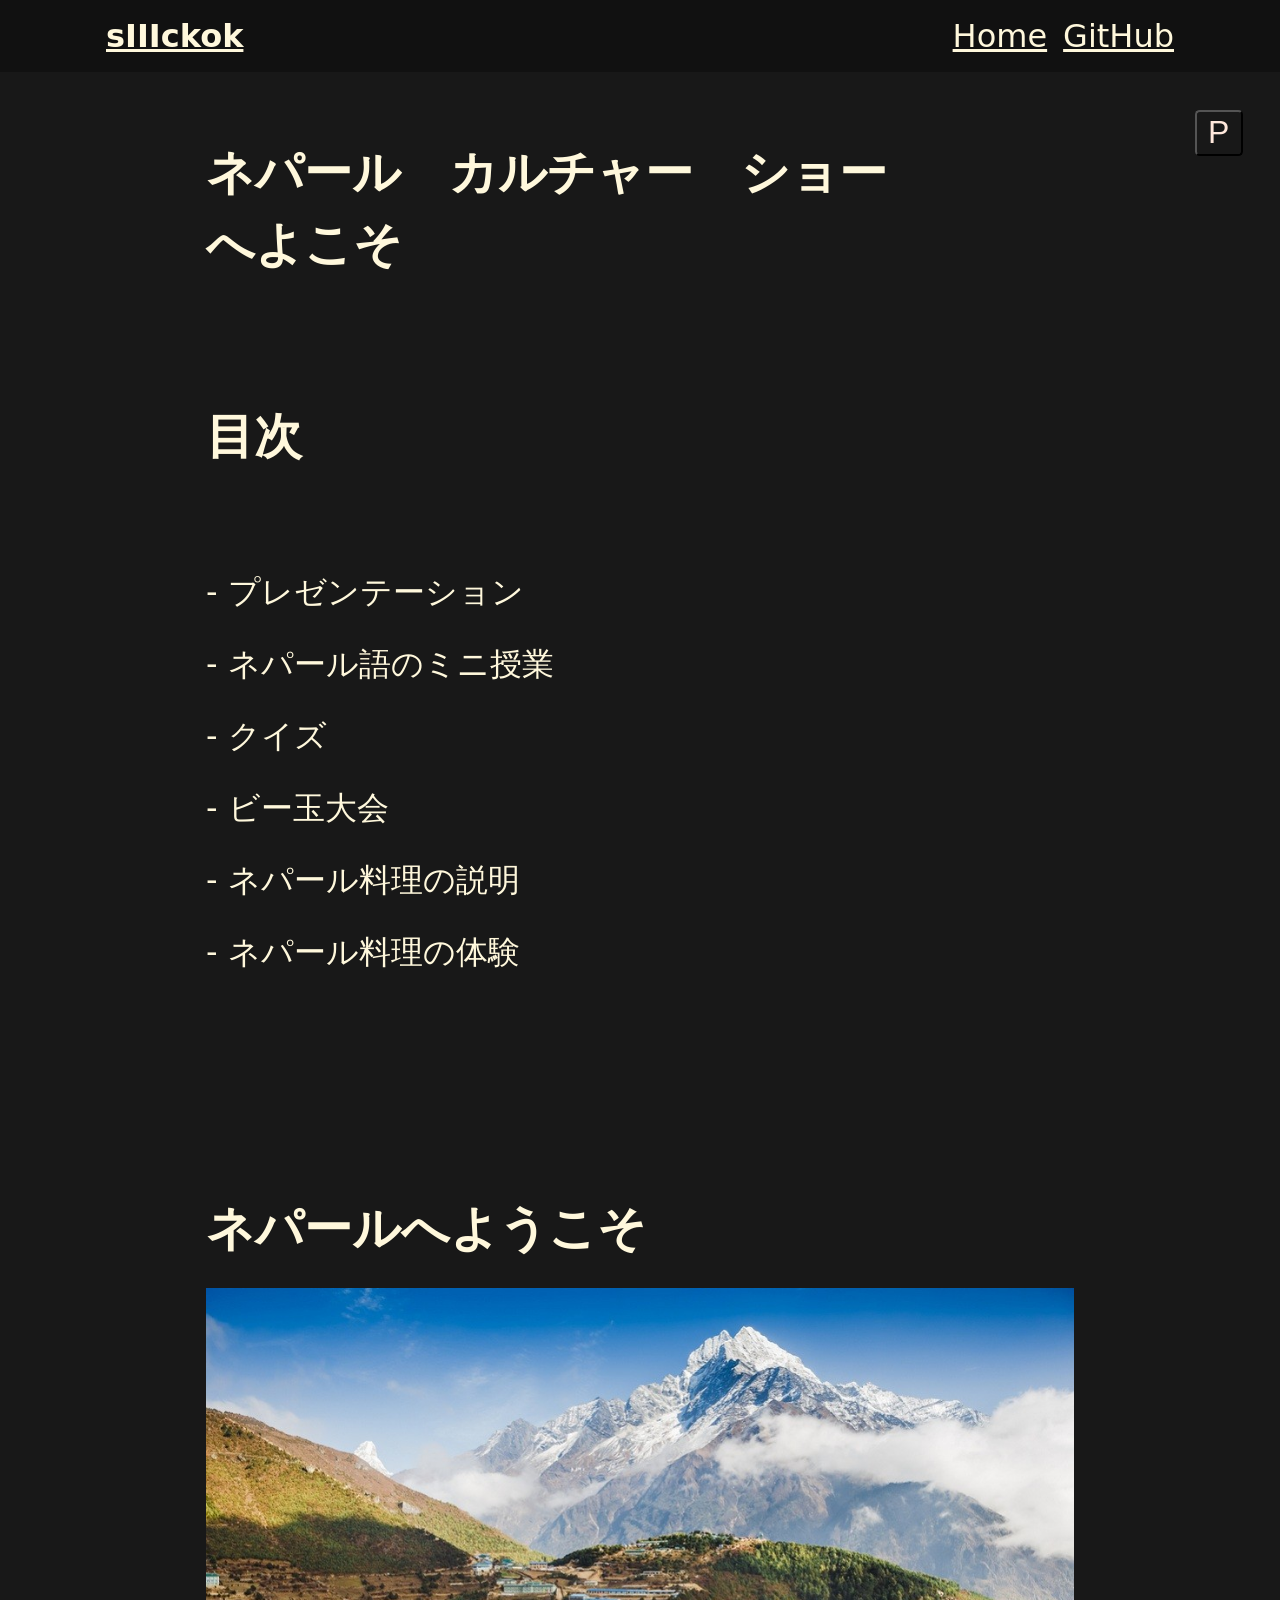
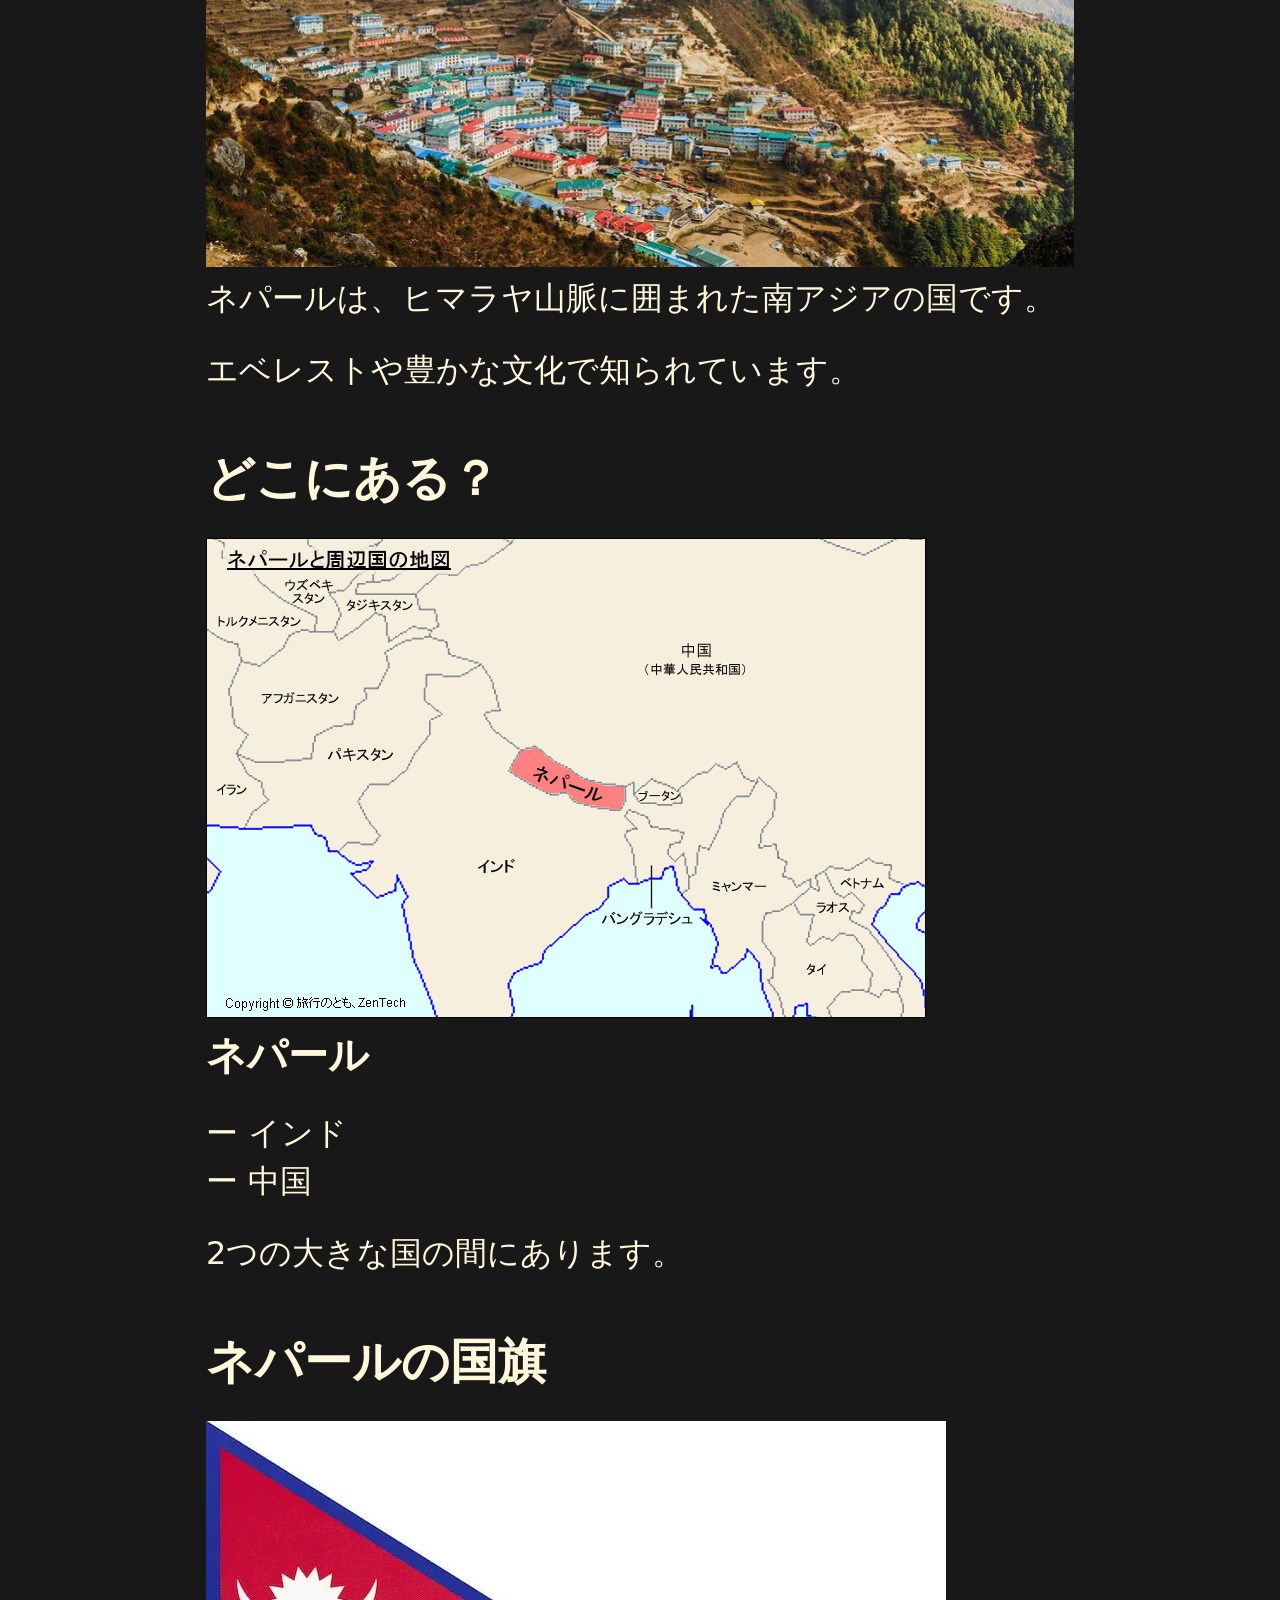
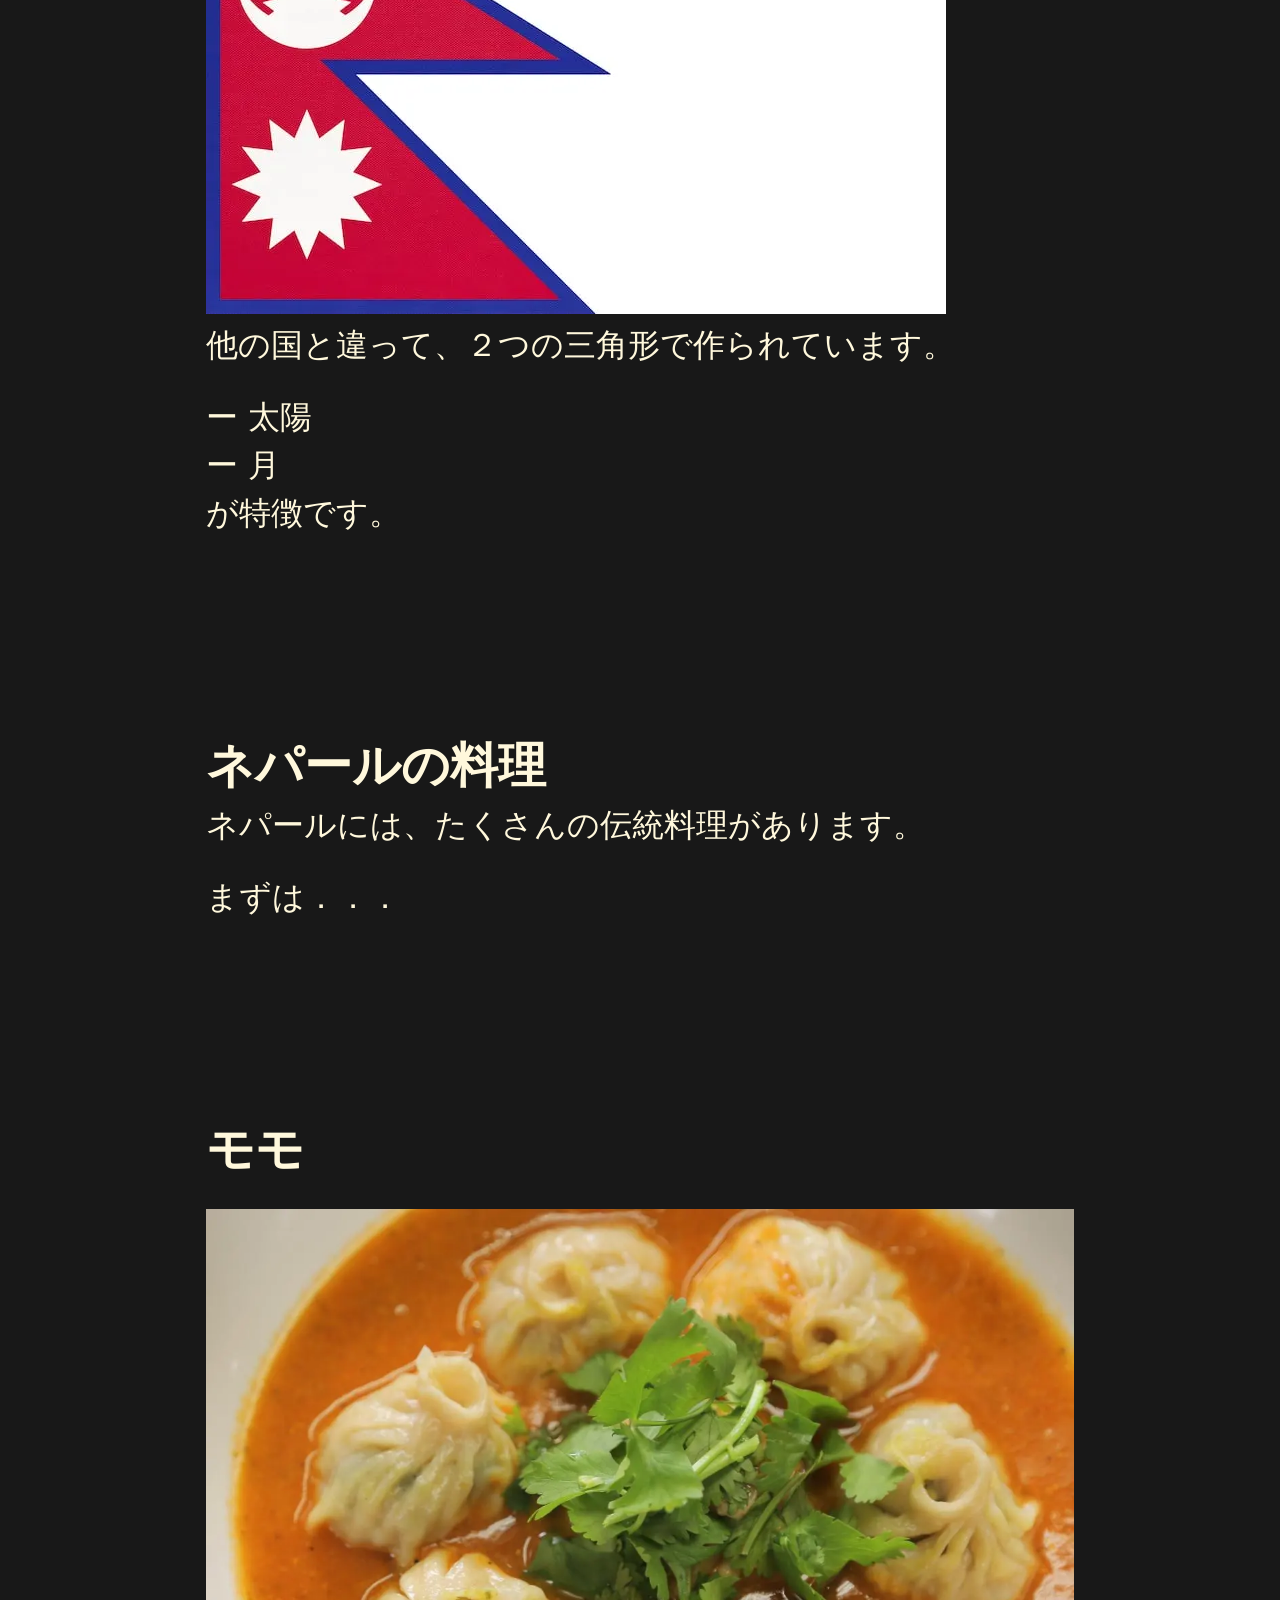
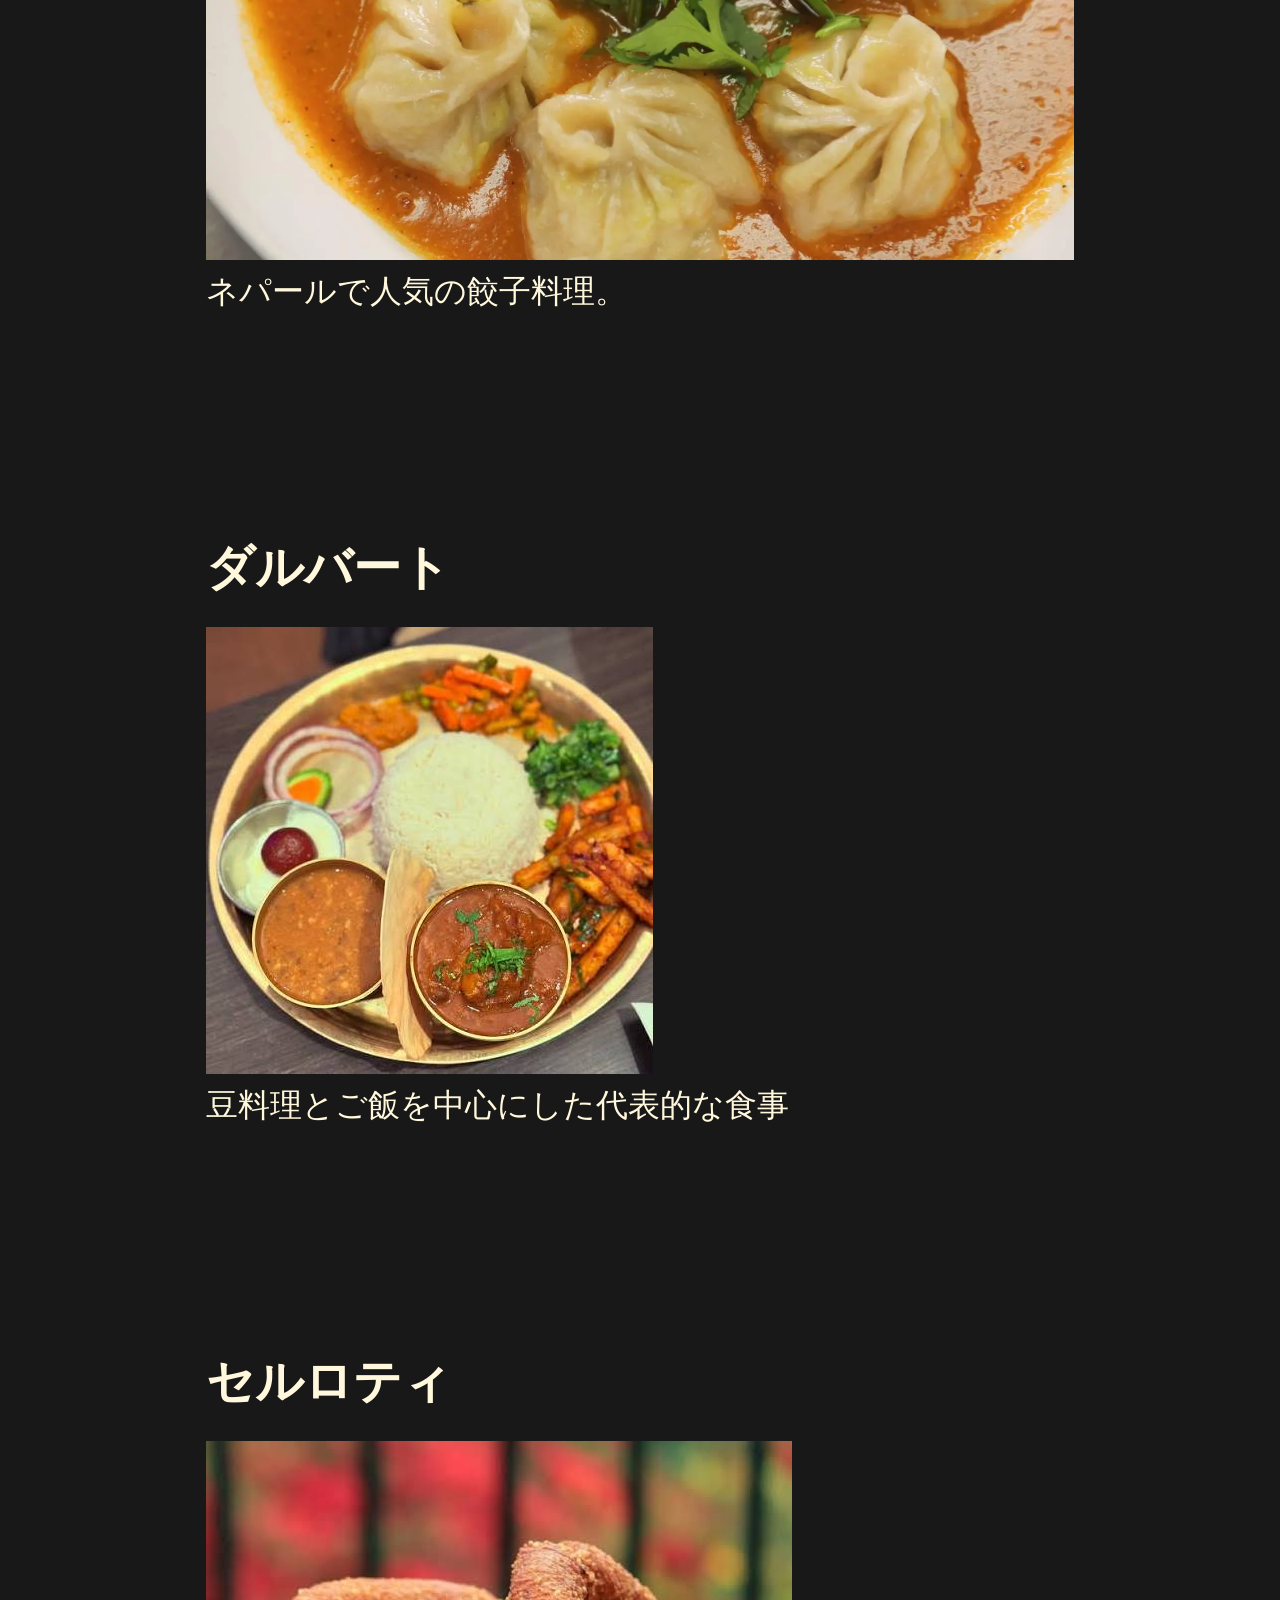
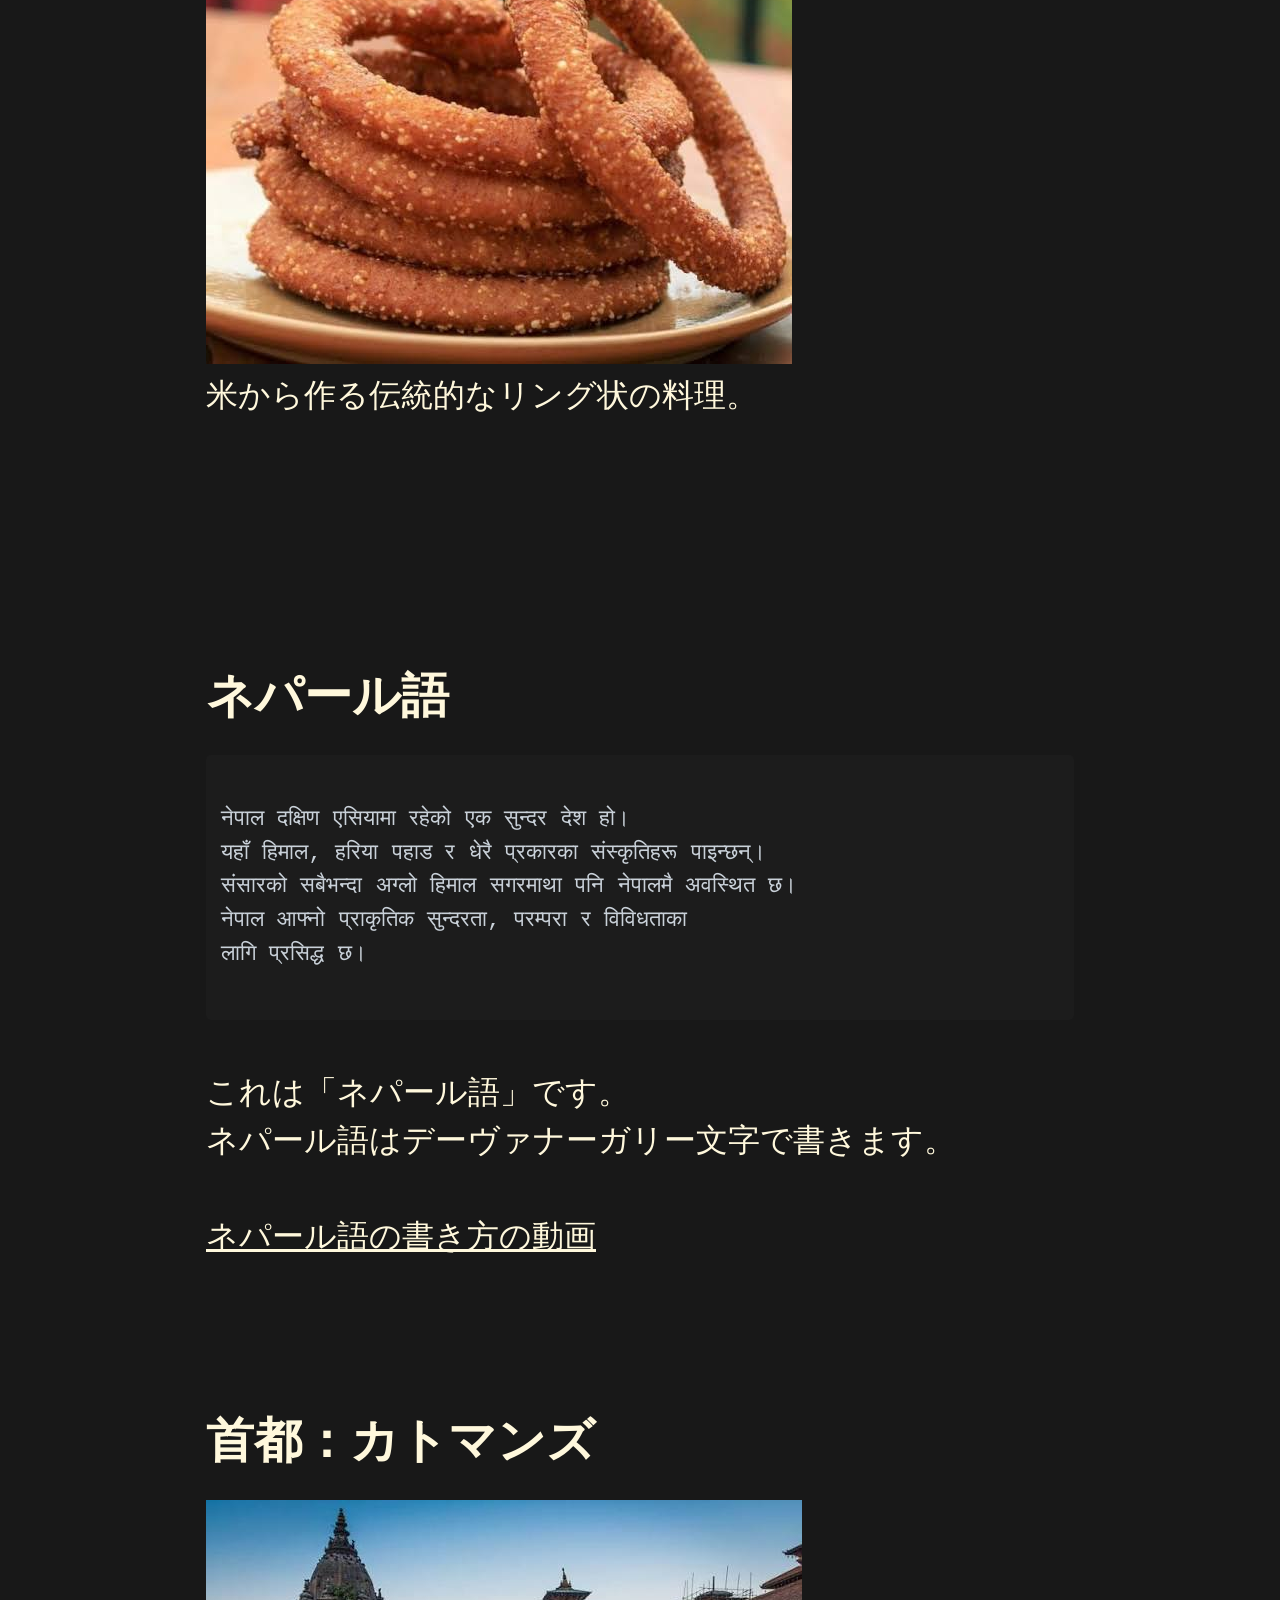
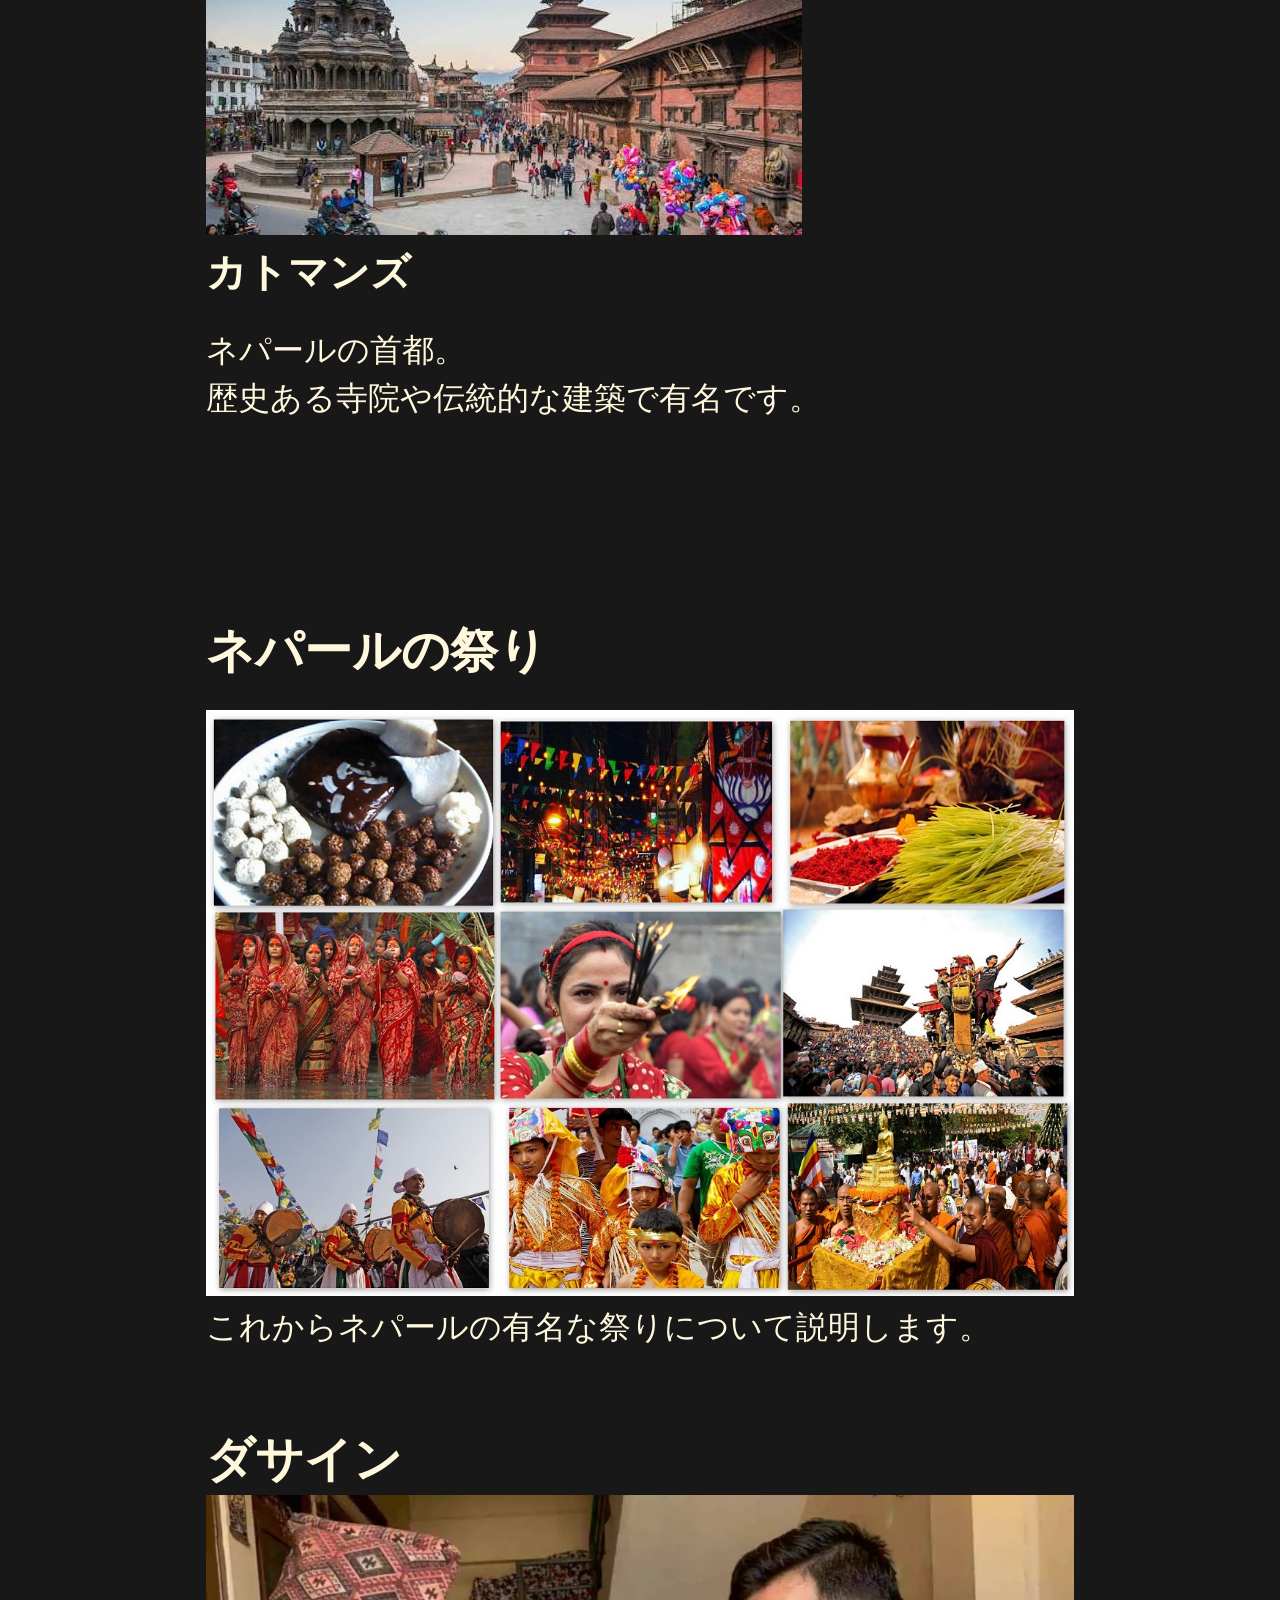
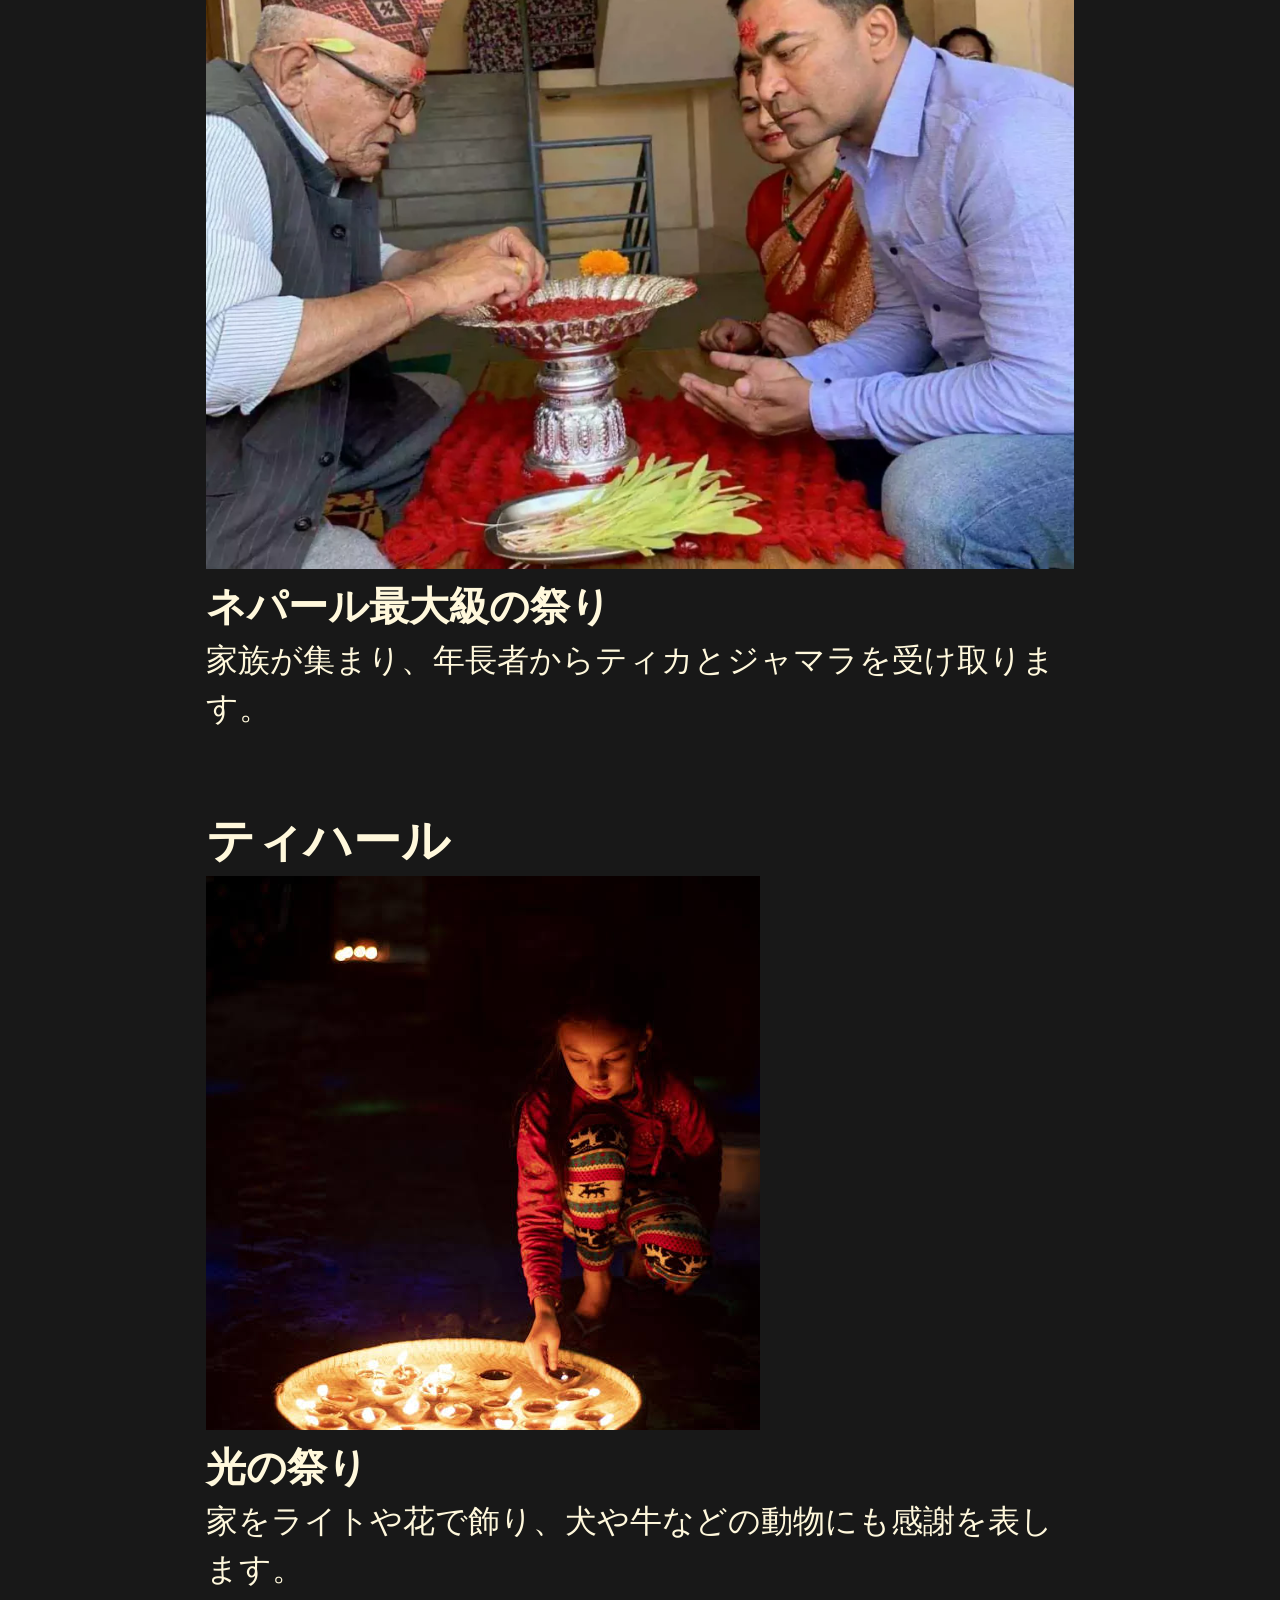
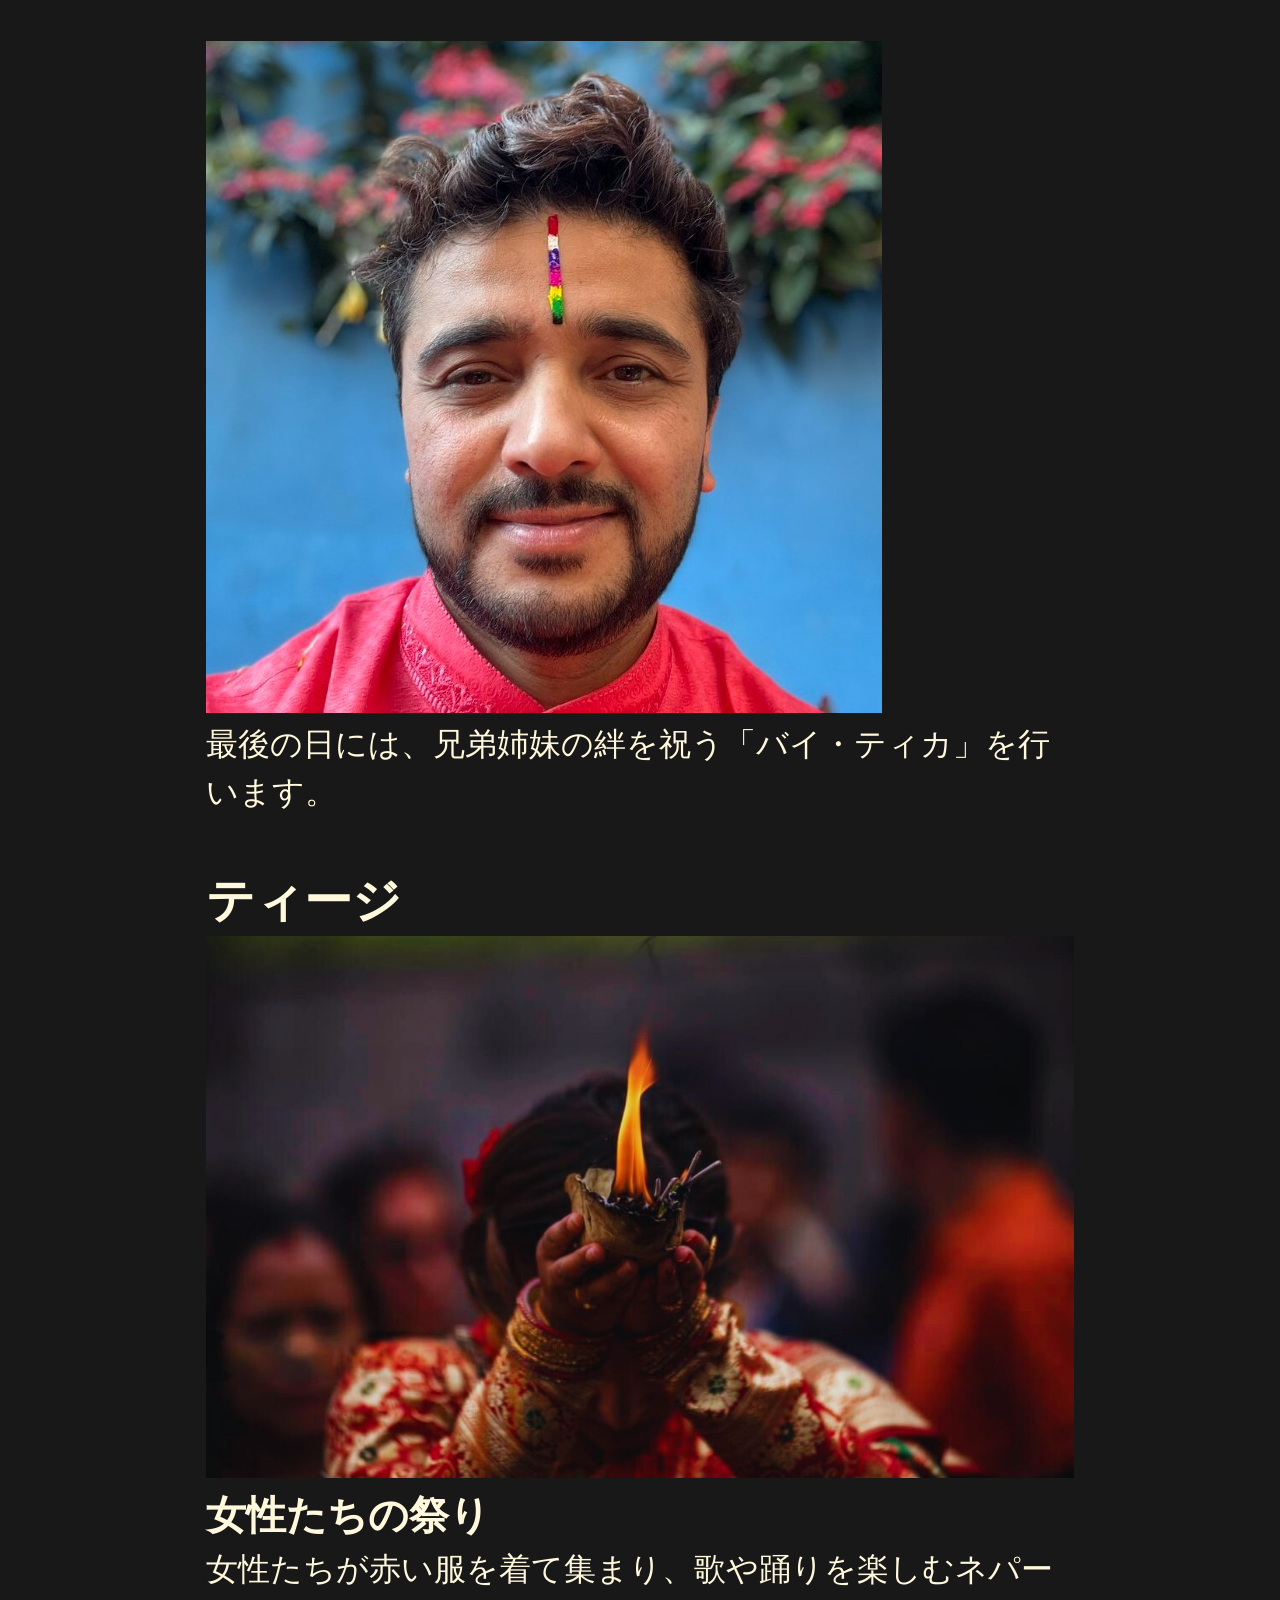
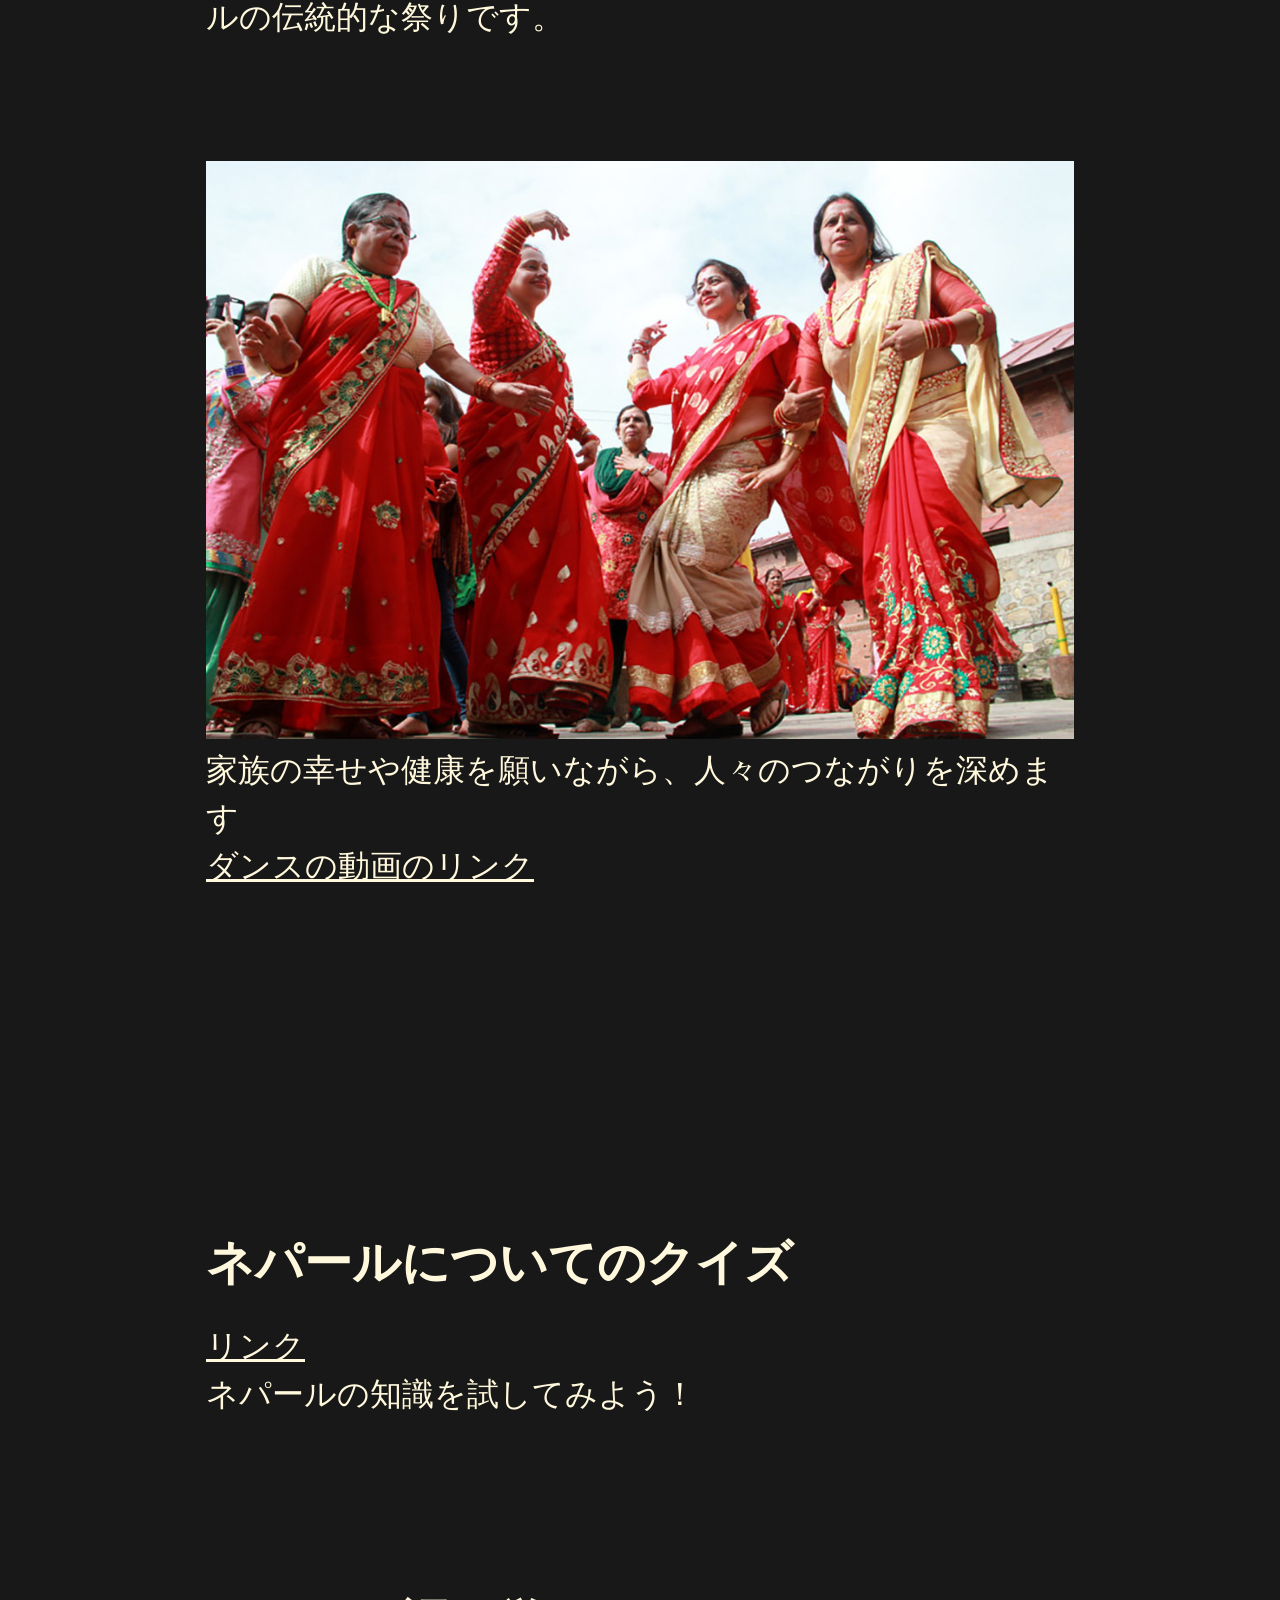
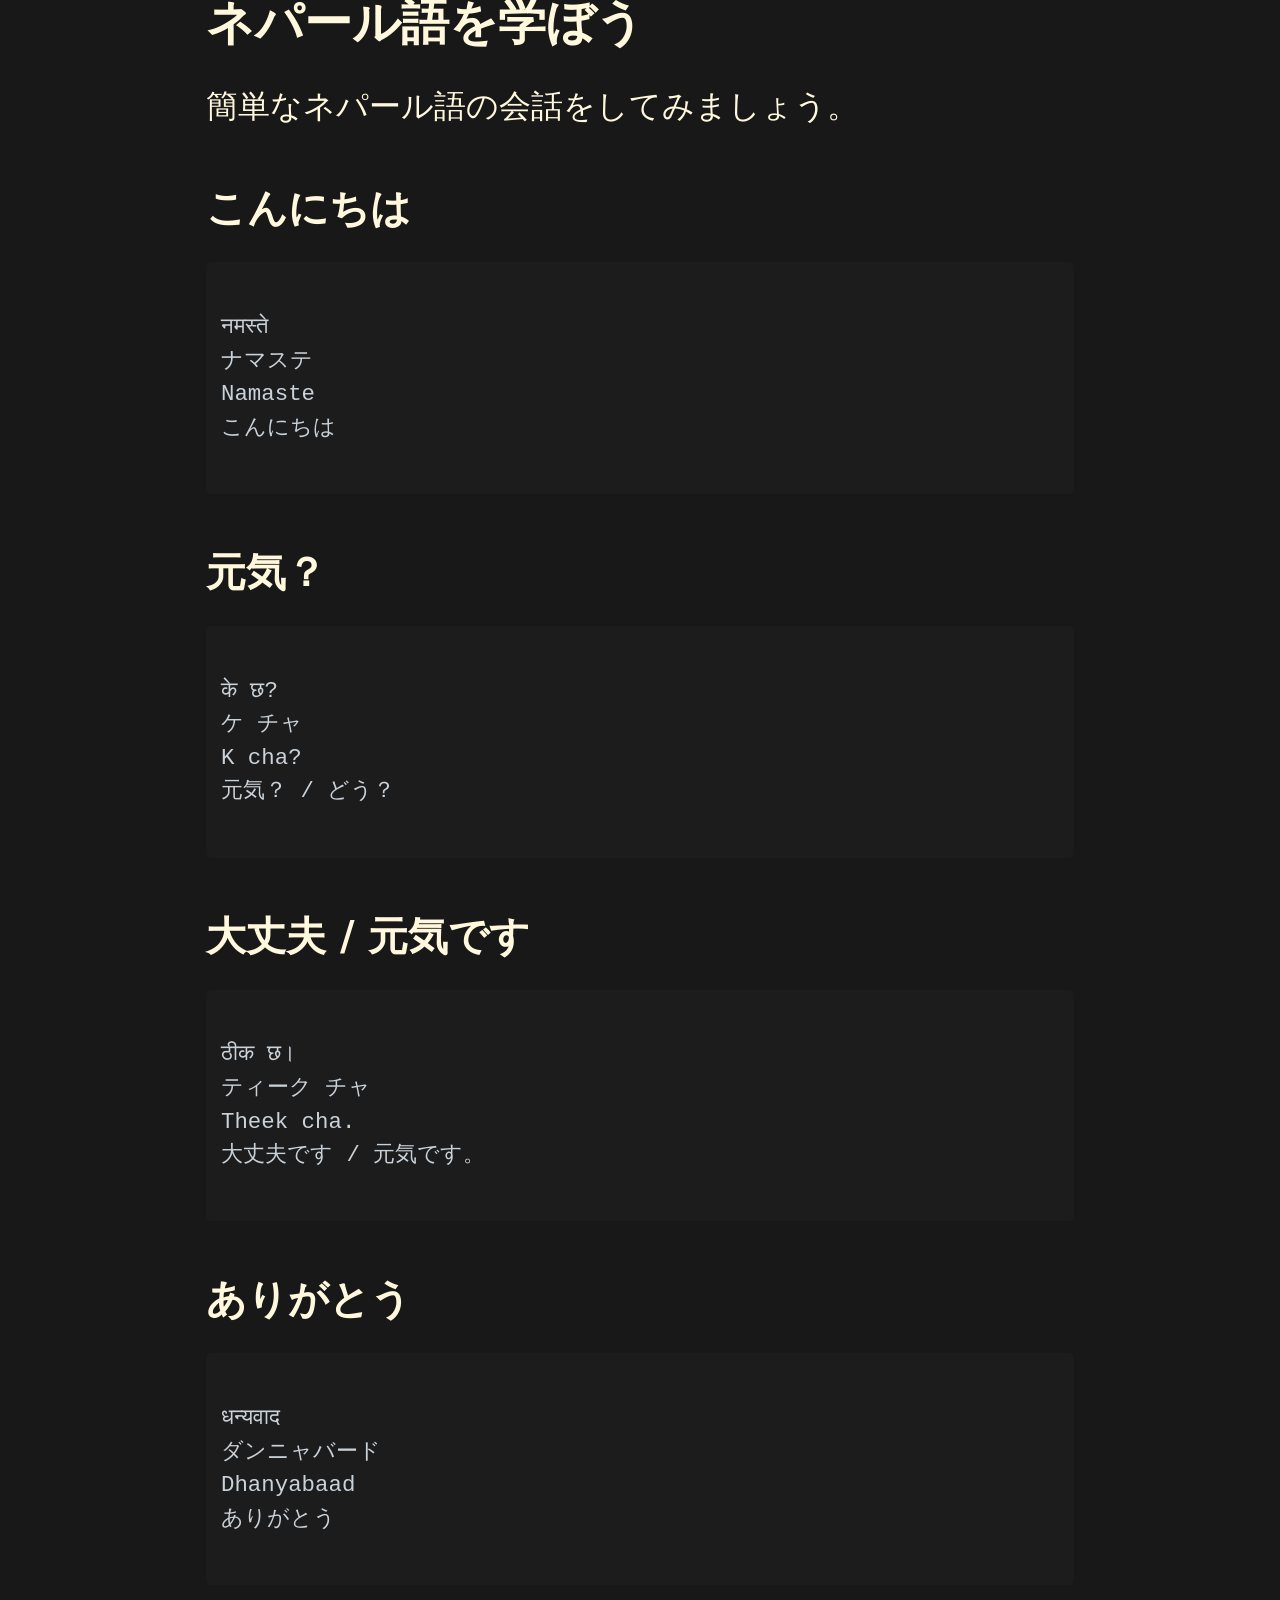
<file: 5_8_5_presentation.html>
<!DOCTYPE html>
<html lang="en">
<head>
<meta charset="UTF-8" />
<meta name="viewport" content="width=device-width, initial-scale=1" />
<title>
ネパール　カルチャー　ショー</title>
<link rel="stylesheet" href="style.css" />
</head>
<body>
<nav class="navbar">
<ul class="nav-list">
<li class="logo"><a href="index.html">sIIIckok</a></li>
<li class="spacer"></li>
<li><a href="index.html">Home</a></li>
<li><a href="https://www.github.com/siiickok/">GitHub</a></li>
</ul>
</nav>
<div class="present-mode-btn"><button> P </button></div>

<div class="page">
<br>
<br>
<span class="anchor"></span><h1>ネパール　カルチャー　ショー</h1>
<h1>へよこそ</h1>
<br>
<br>
<br>
<br>
<span class="anchor"></span><br>
<h1>目次</h1>
<br>
<br>
<br>
<br>
<p>- プレゼンテーション</p>
<br>
<p>- ネパール語のミニ授業</p>
<br>
<p>- クイズ</p>
<br>
<p>- ビー玉大会</p>
<br>
<p>- ネパール料理の説明</p>
<br>
<p>- ネパール料理の体験</p>
<br>
<br>
<br>
<br>
<br>
<br>
<br>
<br>
<br>
<span class="anchor"></span><h1>ネパールへようこそ</h1>
<br>
<img src="img/cover_img.jpg"></img><br>
<p>ネパールは、ヒマラヤ山脈に囲まれた南アジアの国です。</p>
<br>
<p>エベレストや豊かな文化で知られています。</p>
<br>
<br>
<span class="anchor"></span><h1>どこにある？</h1>
<br>
<img src="img/map.png"></img><br>
<h2>ネパール</h2>
<br>
<p>ー インド</p>
<p>ー 中国</p>
<br>
<p>2つの大きな国の間にあります。</p>
<br>
<br>
<span class="anchor"></span><h1>ネパールの国旗</h1>
<br>
<img src="img/nepal_flag.webp"></img><br>
<p>他の国と違って、２つの三角形で作られています。</p>
<br>
<p>ー 太陽</p>
<p>ー 月</p>
<p>が特徴です。</p>
<br>
<br>
<br>
<br>
<br>
<br>
<br>
<br>
<span class="anchor"></span><h1>ネパールの料理</h1>
<p>ネパールには、たくさんの伝統料理があります。</p>
<br>
<p>まずは．．．</p>
<br>
<br>
<br>
<br>
<br>
<br>
<br>
<br>
<span class="anchor"></span><h1>モモ</h1>
<br>
<img src="img/momo.webp"></img><br>
<p>ネパールで人気の餃子料理。</p>
<br>
<br>
<br>
<br>
<br>
<br>
<br>
<br>
<br>
<span class="anchor"></span><h1>ダルバート</h1>
<br>
<img src="img/dal_bhat.jpg"></img><br>
<p>豆料理とご飯を中心にした代表的な食事</p>
<br>
<br>
<br>
<br>
<br>
<br>
<br>
<br>
<br>
<span class="anchor"></span><h1>セルロティ</h1>
<br>
<img src="img/sel_roti.jpg"></img><br>
<p>米から作る伝統的なリング状の料理。</p>
<br>
<br>
<br>
<br>
<br>
<br>
<br>
<br>
<br>
<br>
<span class="anchor"></span><h1>ネパール語</h1>
<br>
<pre class="code">

नेपाल दक्षिण एसियामा रहेको एक सुन्दर देश हो। 
यहाँ हिमाल, हरिया पहाड र धेरै प्रकारका संस्कृतिहरू पाइन्छन्। 
संसारको सबैभन्दा अग्लो हिमाल सगरमाथा पनि नेपालमै अवस्थित छ। 
नेपाल आफ्नो प्राकृतिक सुन्दरता, परम्परा र विविधताका 
लागि प्रसिद्ध छ।

</pre>
<br>
<br>
<p>これは「ネパール語」です。</p>
<p>ネパール語はデーヴァナーガリー文字で書きます。</p>
<br>
<br>
<a href="https://www.youtube.com/shorts/wybNNWwWRbU" target="_blank">ネパール語の書き方の動画</a>
<br>
<br>
<br>
<br>
<br>
<br>
<br>
<span class="anchor"></span><h1>首都：カトマンズ</h1>
<br>
<img src="img/kathmandu.jpg"></img><br>
<h2>カトマンズ</h2>
<br>
<p>ネパールの首都。</p>
<p>歴史ある寺院や伝統的な建築で有名です。</p>
<br>
<br>
<br>
<br>
<br>
<br>
<br>
<span class="anchor"></span><br>
<h1>ネパールの祭り</h1>
<br>
<img src="img/festival_cover.jpg"></img><br>
<p>これからネパールの有名な祭りについて説明します。</p>
<br>
<br>
<span class="anchor"></span><br>
<h1>ダサイン</h1>
<img src="img/dashain.webp"></img><br>
<h2>ネパール最大級の祭り</h2>
<p>家族が集まり、年長者からティカとジャマラを受け取ります。</p>
<br>
<br>
<span class="anchor"></span><br>
<h1>ティハール</h1>
<img src="img/tihar.jpg"></img><br>
<h2>光の祭り</h2>
<p>家をライトや花で飾り、犬や牛などの動物にも感謝を表します。</p>
<br>
<span class="anchor"></span><br>
<img src="img/7_color_tika.jpg"></img><p>最後の日には、兄弟姉妹の絆を祝う「バイ・ティカ」を行います。</p>
<br>
<span class="anchor"></span><br>
<h1>ティージ</h1>
<img src="img/teej.jpg"></img><br>
<h2>女性たちの祭り</h2>
<p>女性たちが赤い服を着て集まり、歌や踊りを楽しむネパールの伝統的な祭りです。</p>
<br>
<br>
<br>
<br>
<span class="anchor"></span><br>
<img src="img/teej_dance.jpg"></img><br>
<p>家族の幸せや健康を願いながら、人々のつながりを深めます</p>
<a href="https://www.youtube.com/watch?v=9xVEidHqJm4&list=PLzNW92hioZRNQyyqvZhzrwJOJLjtT-y6l&index=3" target="_blank">ダンスの動画のリンク</a>
<br>
<br>
<br>
<br>
<br>
<br>
<br>
<br>
<br>
<br>
<br>
<br>
<br>
<br>
<br>
<span class="anchor"></span><h1>ネパールについてのクイズ</h1>
<br>
<a href="https://wayground.com/join/presentation/6a6f635611fba07b6d1f55fe/start?from=admin&preview=true" target="_blank">リンク</a>
<br>
<p>ネパールの知識を試してみよう！</p>
<br>
<br>
<br>
<br>
<br>
<br>
<br>
<span class="anchor"></span><h1>ネパール語を学ぼう</h1>
<br>
<p>簡単なネパール語の会話をしてみましょう。</p>
<br>
<br>
<span class="anchor"></span><h2>こんにちは</h2>
<br>
<pre class="code">

नमस्ते
ナマステ
Namaste
こんにちは

</pre>
<br>
<br>
<span class="anchor"></span><h2>元気？</h2>
<br>
<pre class="code">

के छ?
ケ チャ
K cha?
元気？ / どう？

</pre>
<br>
<br>
<span class="anchor"></span><h2>大丈夫 / 元気です</h2>
<br>
<pre class="code">

ठीक छ।
ティーク チャ
Theek cha.
大丈夫です / 元気です。

</pre>
<br>
<br>
<span class="anchor"></span><h2>ありがとう</h2>
<br>
<pre class="code">

धन्यवाद
ダンニャバード
Dhanyabaad
ありがとう

</pre>
<br>
<br>
<span class="anchor"></span><h2>また会いましょう</h2>
<br>
<pre class="code">

पछि भेटौँला
パチ ベトゥンラ
Pachi bhetaula
また会いましょう

</pre>
<br>
<span class="anchor"></span><h1>会話してみよう</h1>
<br>
<pre class="code">

A: ナマステ！

B: ナマステ！

A: ケ チャ？

B: ティーク チャ。

B: パチ ベトゥンラ。

A: ラ、ダンニャバード。パチ ベトゥンラ。

</pre>
<br>
<span class="anchor"></span><h1>自己紹介してみよう</h1>
<br>
<p>ネパール語で自分を紹介してみましょう。</p>
<br>
<br>
<span class="anchor"></span><h1>「私は〜です」</h1>
<br>
<pre class="code">

म ___ हुँ।
マ ___ ホゥン。
Ma ___ hun.
私は ___ です。

</pre>
<br>
<br>
<span class="anchor"></span><h1>「私は〜から来ました」</h1>
<br>
<p>「Ma ___ hun」に「बाट (bata)」を追加すると、</p>
<p>「私は ___ から来ました」になります。</p>
<br>
<br>
<pre class="code">

म ___ बाट हुँ।
マ ___ バータ ホゥン。
Ma ___ bata hun.
私は ___ から来ました。

</pre>
<br>
<br>
<span class="anchor"></span><h1>例</h1>
<br>
<pre class="code">

नमस्ते।
ナマステ。

म Ham हुँ।
マ ハム ホゥン。

म जापानबाट हुँ।
マ ジャパンバータ ホゥン。

धन्यवाद।
ダンニャバード。

</pre>
<br>
<h1>ネパール語クイズ</h1>
<a href="https://wayground.com/join/presentation/6a6f8311793631f9989b6898/start?from=admin&preview=true" target="_blank">リンク</a>
<p>今まで習ったネパール語を使ってみましょう！</p>
<br>
<br>
<br>
<br>
</div>
<div class="viewport-layer invisible">
</div>
<button class="viewport-close-btn invisible">X</button>
</body>
</html>

    <script>
        const $ = (selector) => document.querySelector(selector)
        const $$ = (selector) => document.querySelectorAll(selector)

        let viewport_layer = $(".viewport-layer")

        viewport_arr = []

        let viewport_close_btn = $(".viewport-close-btn")
        let viewport_btns = $$(".viewport-btn")

        function open_viewport(e) {
            let id = parseInt(e.srcElement.id, 10)
            let element = viewport_arr[id]
            viewport_layer.innerHTML = element
            viewport_layer.classList.toggle('invisible')
            viewport_close_btn.classList.toggle('invisible')
        }

        function close_viewport(e) {
            viewport_layer.innerHTML = ''
            viewport_layer.classList.toggle('invisible')
            viewport_close_btn.classList.toggle('invisible')
        }

        for (let i = 0; i < viewport_btns.length; i++) {
            viewport_btns[i].addEventListener("click", open_viewport)
        }

        viewport_close_btn.addEventListener("click", close_viewport);

        let anchors = $$(".anchor")
        let currentAnchor = 0

        function goToAnchor(anchors, index) {
            if (index < 0 || index >= anchors.length) return;

            anchors[index].scrollIntoView({
                behavior: "smooth"
            });
        }

        document.addEventListener("keydown", (event) => {
            if (!document.body.classList.contains("presentation")) return;

            if (event.key === "ArrowRight" || event.key === "ArrowDown") {
                if (currentAnchor + 1 < anchors.length) currentAnchor += 1;
            }

            if (event.key === "ArrowLeft" || event.key === "ArrowUp") {
                if (currentAnchor - 1 >= 0) currentAnchor -= 1;
            }
            goToAnchor(anchors, currentAnchor)
        });

        $(".present-mode-btn").onclick = toggle_present;

        function toggle_present() {
            document.body.classList.toggle("presentation");
            goToAnchor(anchors, 0)
        }

    </script>
</file>
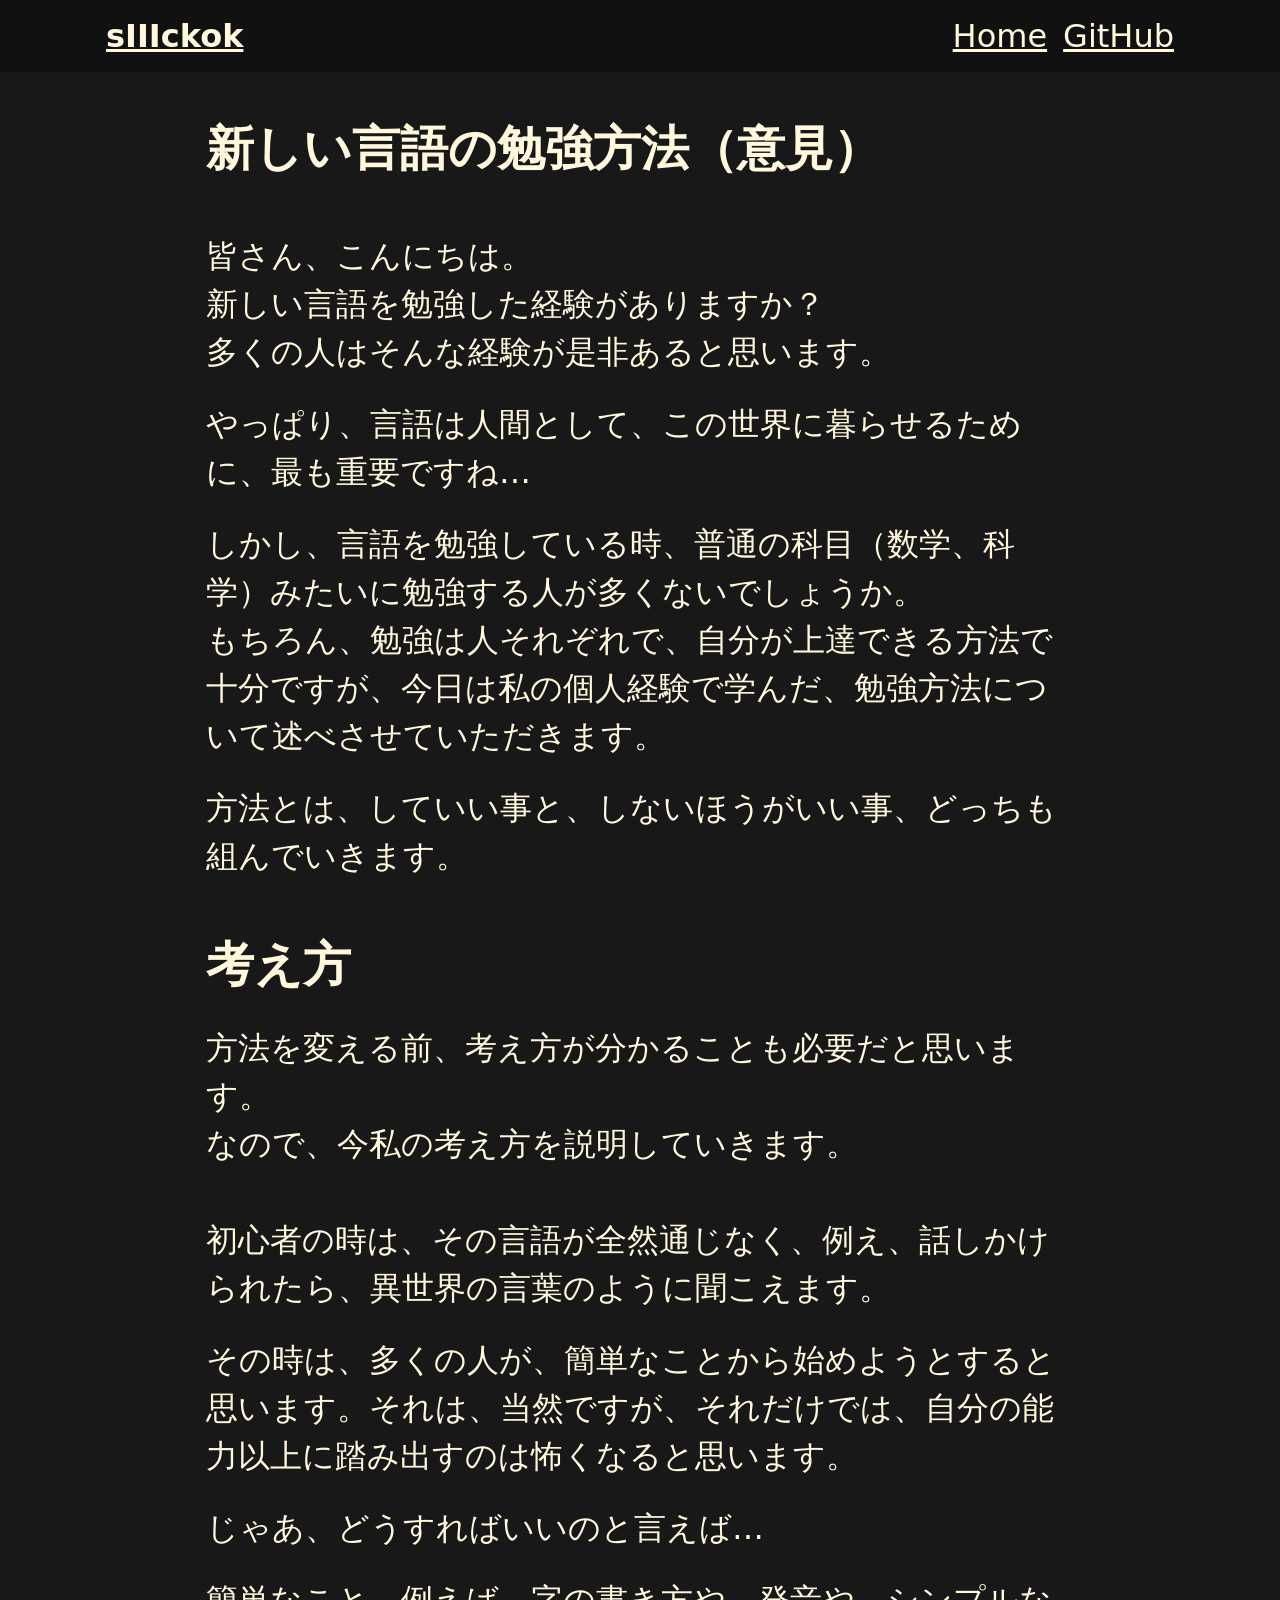
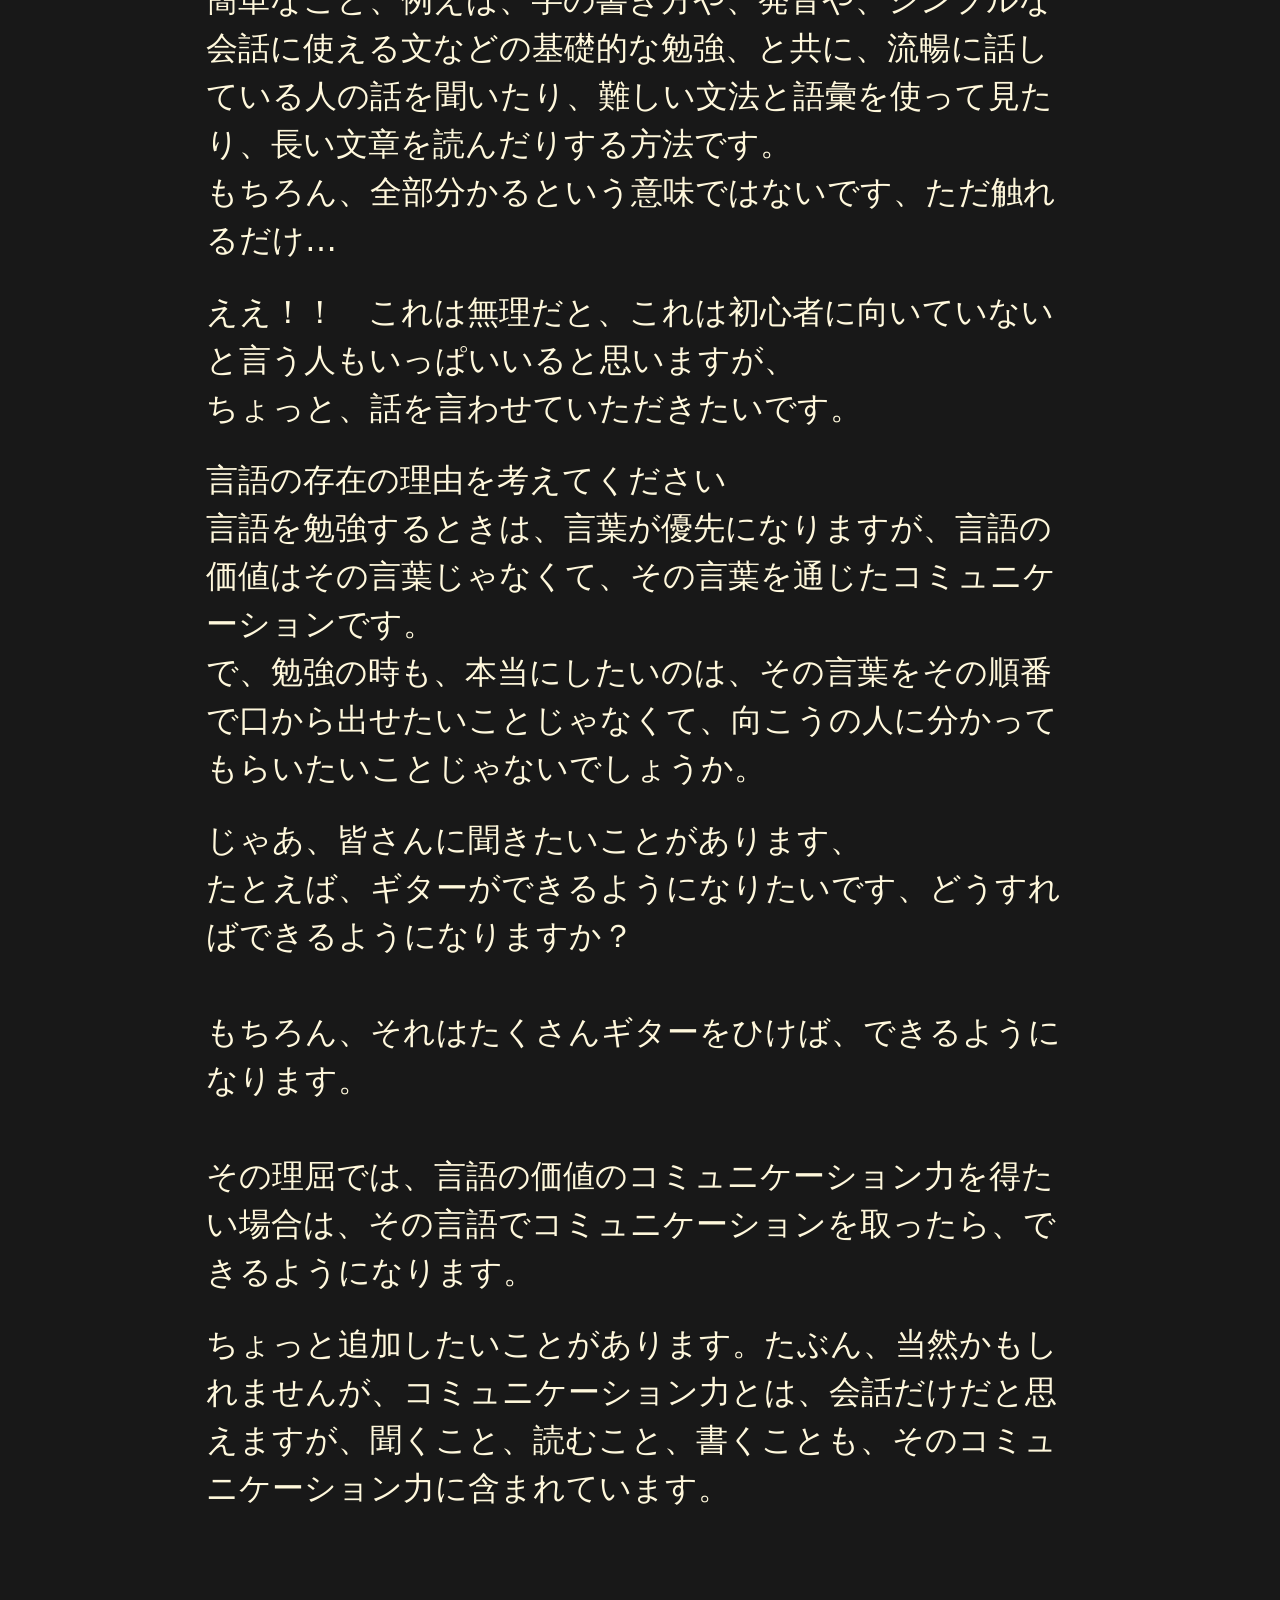
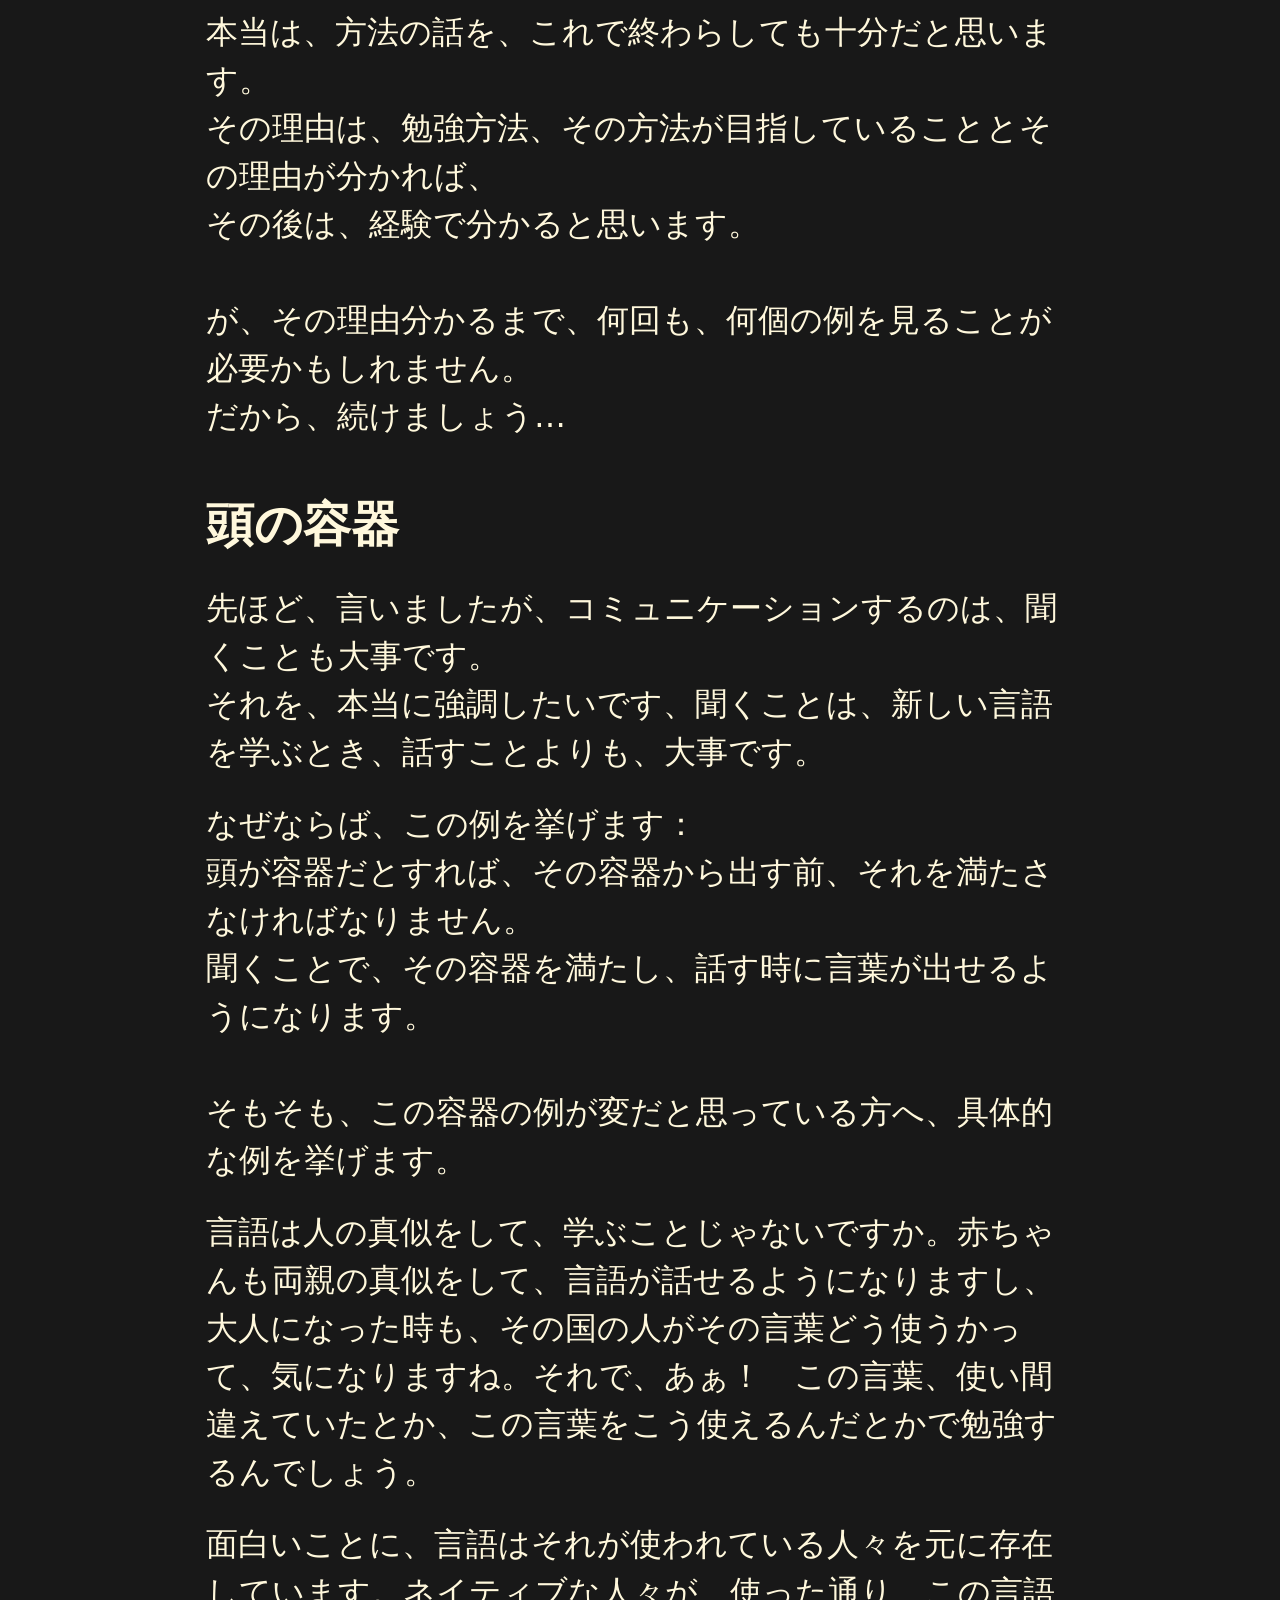
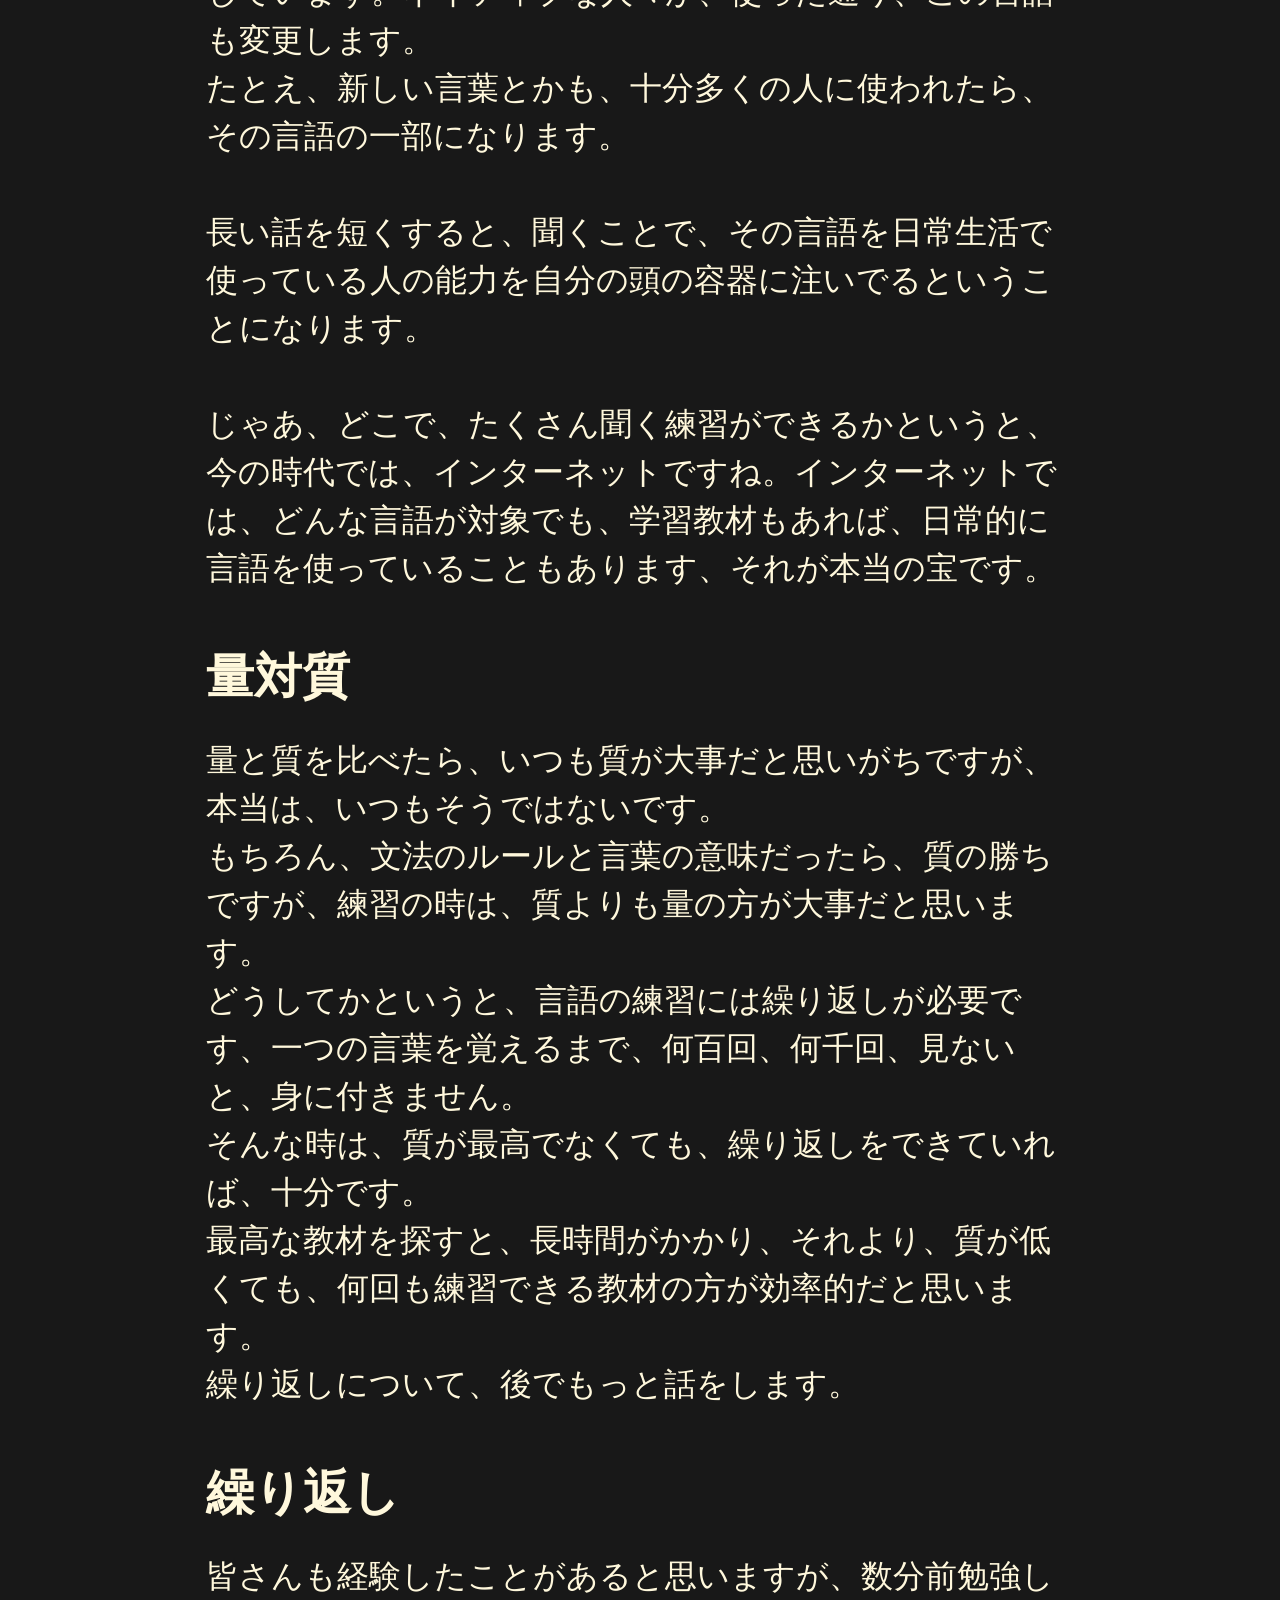
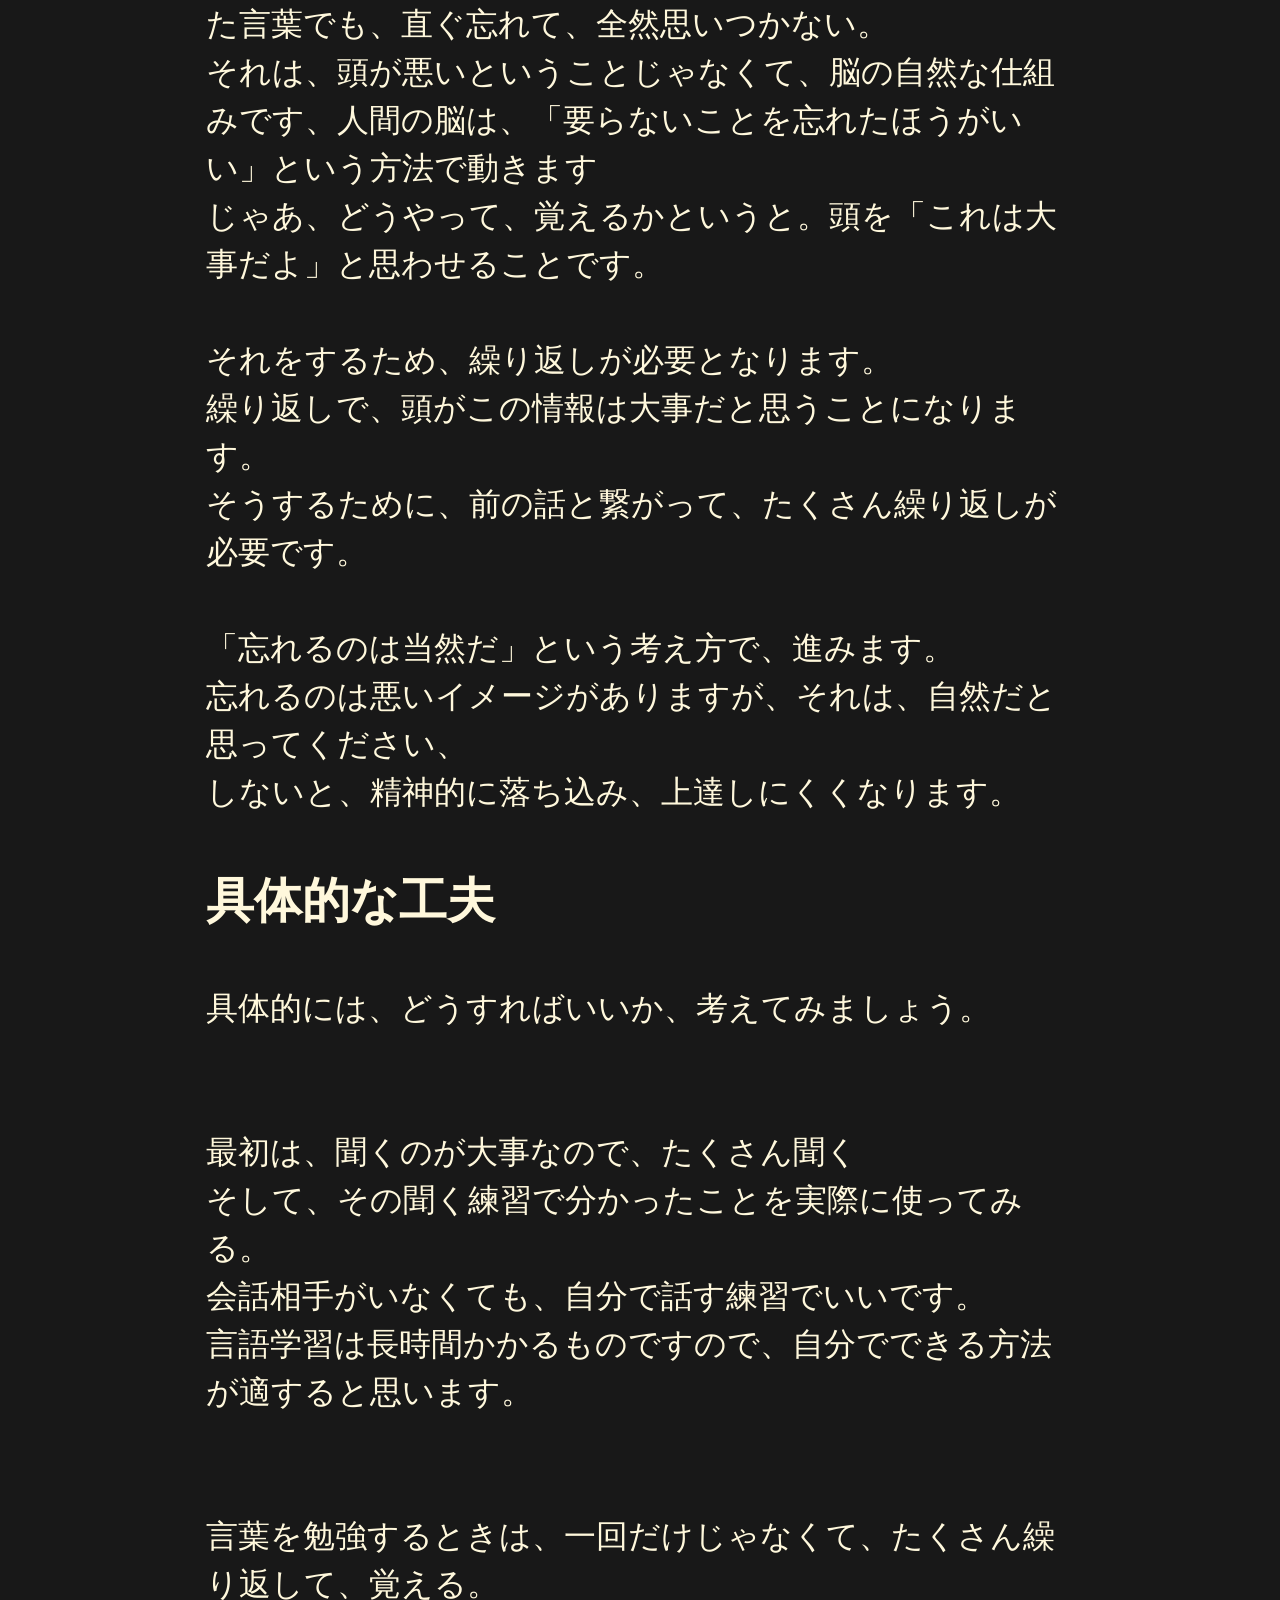
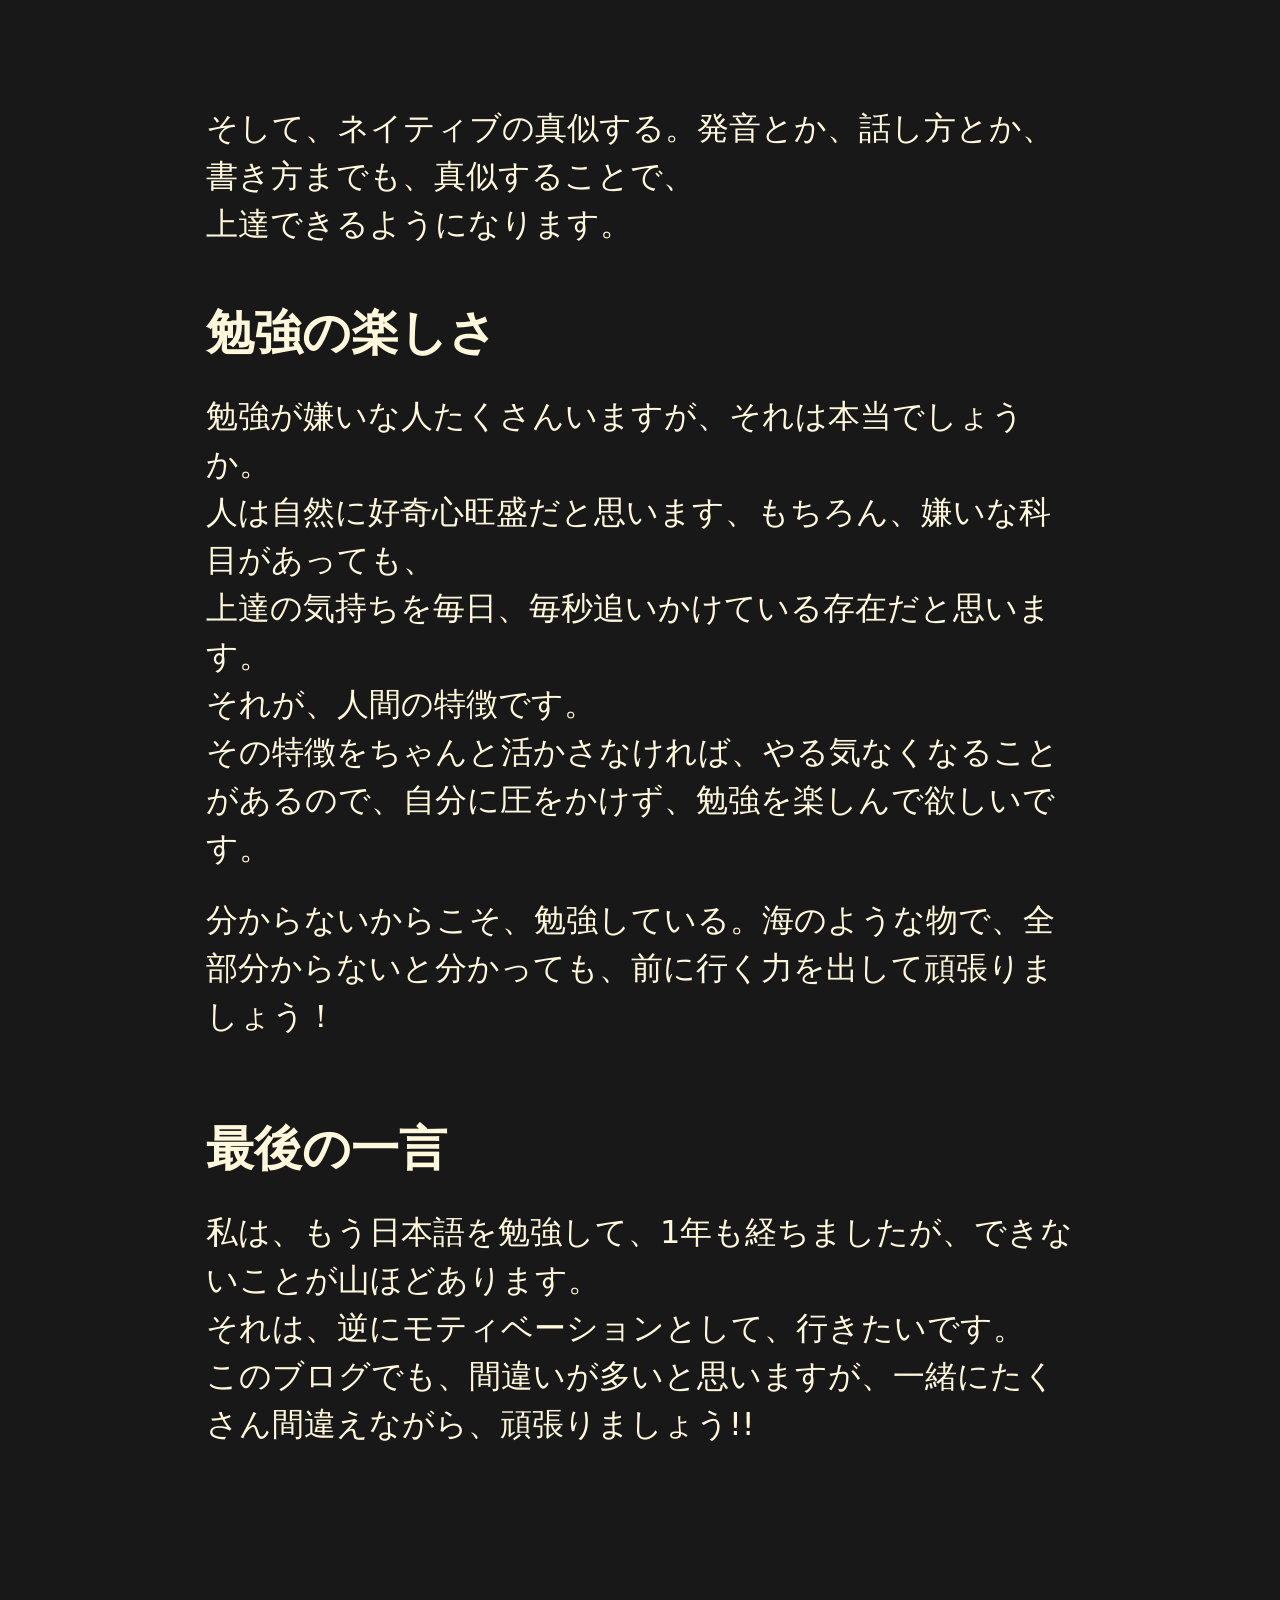
<file: learn_new_langs.html>
<!DOCTYPE html>
<html lang="en">
<head>
<meta charset="UTF-8" />
<meta name="viewport" content="width=device-width, initial-scale=1" />
<title>
新しい言語の勉強方法（意見）</title>
<link rel="stylesheet" href="style.css" />
</head>
<body>
<nav class="navbar">
<ul class="nav-list">
<li class="logo"><a href="index.html">sIIIckok</a></li>
<li class="spacer"></li>
<li><a href="index.html">Home</a></li>
<li><a href="https://www.github.com/siiickok/">GitHub</a></li>
</ul>
</nav>

<div class="page">
<br>
<h1>新しい言語の勉強方法（意見）</h1>
<br>
<br>
<p>皆さん、こんにちは。</p>
<p>新しい言語を勉強した経験がありますか？</p>
<p>多くの人はそんな経験が是非あると思います。</p>
<br>
<p>やっぱり、言語は人間として、この世界に暮らせるために、最も重要ですね…</p>
<br>
<p>しかし、言語を勉強している時、普通の科目（数学、科学）みたいに勉強する人が多くないでしょうか。</p>
<p>もちろん、勉強は人それぞれで、自分が上達できる方法で十分ですが、今日は私の個人経験で学んだ、勉強方法について述べさせていただきます。</p>
<br>
<p>方法とは、していい事と、しないほうがいい事、どっちも組んでいきます。</p>
<br>
<br>
<h1>考え方</h1>
<br>
<p>方法を変える前、考え方が分かることも必要だと思います。</p>
<p>なので、今私の考え方を説明していきます。</p>
<br>
<br>
<p>初心者の時は、その言語が全然通じなく、例え、話しかけられたら、異世界の言葉のように聞こえます。</p>
<br>
<p>その時は、多くの人が、簡単なことから始めようとすると思います。それは、当然ですが、それだけでは、自分の能力以上に踏み出すのは怖くなると思います。</p>
<br>
<p>じゃあ、どうすればいいのと言えば…</p>
<br>
<p>簡単なこと、例えば、字の書き方や、発音や、シンプルな会話に使える文などの基礎的な勉強、と共に、流暢に話している人の話を聞いたり、難しい文法と語彙を使って見たり、長い文章を読んだりする方法です。</p>
<p>もちろん、全部分かるという意味ではないです、ただ触れるだけ…</p>
<br>
<p>ええ！！　これは無理だと、これは初心者に向いていないと言う人もいっぱいいると思いますが、</p>
<p>ちょっと、話を言わせていただきたいです。</p>
<br>
<p>言語の存在の理由を考えてください</p>
<p>言語を勉強するときは、言葉が優先になりますが、言語の価値はその言葉じゃなくて、その言葉を通じたコミュニケーションです。</p>
<p>で、勉強の時も、本当にしたいのは、その言葉をその順番で口から出せたいことじゃなくて、向こうの人に分かってもらいたいことじゃないでしょうか。</p>
<br>
<p>じゃあ、皆さんに聞きたいことがあります、</p>
<p>たとえば、ギターができるようになりたいです、どうすればできるようになりますか？</p>
<br>
<br>
<p>もちろん、それはたくさんギターをひけば、できるようになります。</p>
<br>
<br>
<p>その理屈では、言語の価値のコミュニケーション力を得たい場合は、その言語でコミュニケーションを取ったら、できるようになります。</p>
<br>
<p>ちょっと追加したいことがあります。たぶん、当然かもしれませんが、コミュニケーション力とは、会話だけだと思えますが、聞くこと、読むこと、書くことも、そのコミュニケーション力に含まれています。</p>
<br>
<br>
<br>
<br>
<p>本当は、方法の話を、これで終わらしても十分だと思います。</p>
<p>その理由は、勉強方法、その方法が目指していることとその理由が分かれば、</p>
<p>その後は、経験で分かると思います。</p>
<br>
<br>
<p>が、その理由分かるまで、何回も、何個の例を見ることが必要かもしれません。</p>
<p>だから、続けましょう…</p>
<br>
<br>
<h1>頭の容器</h1>
<br>
<p>先ほど、言いましたが、コミュニケーションするのは、聞くことも大事です。</p>
<p>それを、本当に強調したいです、聞くことは、新しい言語を学ぶとき、話すことよりも、大事です。</p>
<br>
<p>なぜならば、この例を挙げます：</p>
<p>頭が容器だとすれば、その容器から出す前、それを満たさなければなりません。</p>
<p>聞くことで、その容器を満たし、話す時に言葉が出せるようになります。</p>
<br>
<br>
<p>そもそも、この容器の例が変だと思っている方へ、具体的な例を挙げます。</p>
<br>
<p>言語は人の真似をして、学ぶことじゃないですか。赤ちゃんも両親の真似をして、言語が話せるようになりますし、</p>
<p>大人になった時も、その国の人がその言葉どう使うかって、気になりますね。それで、あぁ！　この言葉、使い間違えていたとか、この言葉をこう使えるんだとかで勉強するんでしょう。</p>
<br>
<p>面白いことに、言語はそれが使われている人々を元に存在しています。ネイティブな人々が、使った通り、この言語も変更します。</p>
<p>たとえ、新しい言葉とかも、十分多くの人に使われたら、その言語の一部になります。</p>
<br>
<br>
<p>長い話を短くすると、聞くことで、その言語を日常生活で使っている人の能力を自分の頭の容器に注いでるということになります。</p>
<br>
<br>
<p>じゃあ、どこで、たくさん聞く練習ができるかというと、</p>
<p>今の時代では、インターネットですね。インターネットでは、どんな言語が対象でも、学習教材もあれば、日常的に言語を使っていることもあります、それが本当の宝です。</p>
<br>
<br>
<h1>量対質</h1>
<br>
<p>量と質を比べたら、いつも質が大事だと思いがちですが、本当は、いつもそうではないです。</p>
<p>もちろん、文法のルールと言葉の意味だったら、質の勝ちですが、練習の時は、質よりも量の方が大事だと思います。</p>
<p>どうしてかというと、言語の練習には繰り返しが必要です、一つの言葉を覚えるまで、何百回、何千回、見ないと、身に付きません。</p>
<p>そんな時は、質が最高でなくても、繰り返しをできていれば、十分です。</p>
<p>最高な教材を探すと、長時間がかかり、それより、質が低くても、何回も練習できる教材の方が効率的だと思います。</p>
<p>繰り返しについて、後でもっと話をします。</p>
<br>
<br>
<h1>繰り返し</h1>
<br>
<p>皆さんも経験したことがあると思いますが、数分前勉強した言葉でも、直ぐ忘れて、全然思いつかない。</p>
<p>それは、頭が悪いということじゃなくて、脳の自然な仕組みです、人間の脳は、「要らないことを忘れたほうがいい」という方法で動きます</p>
<p>じゃあ、どうやって、覚えるかというと。頭を「これは大事だよ」と思わせることです。</p>
<br>
<br>
<p>それをするため、繰り返しが必要となります。</p>
<p>繰り返しで、頭がこの情報は大事だと思うことになります。</p>
<p>そうするために、前の話と繋がって、たくさん繰り返しが必要です。</p>
<br>
<br>
<p>「忘れるのは当然だ」という考え方で、進みます。</p>
<p>忘れるのは悪いイメージがありますが、それは、自然だと思ってください、</p>
<p>しないと、精神的に落ち込み、上達しにくくなります。</p>
<br>
<br>
<h1>具体的な工夫</h1>
<br>
<br>
<p>具体的には、どうすればいいか、考えてみましょう。</p>
<br>
<br>
<br>
<br>
<p>最初は、聞くのが大事なので、たくさん聞く</p>
<p>そして、その聞く練習で分かったことを実際に使ってみる。</p>
<p>会話相手がいなくても、自分で話す練習でいいです。</p>
<p>言語学習は長時間かかるものですので、自分でできる方法が適すると思います。</p>
<br>
<br>
<br>
<br>
<p>言葉を勉強するときは、一回だけじゃなくて、たくさん繰り返して、覚える。</p>
<br>
<br>
<br>
<br>
<p>そして、ネイティブの真似する。発音とか、話し方とか、書き方までも、真似することで、</p>
<p>上達できるようになります。</p>
<br>
<br>
<h1>勉強の楽しさ</h1>
<br>
<p>勉強が嫌いな人たくさんいますが、それは本当でしょうか。</p>
<p>人は自然に好奇心旺盛だと思います、もちろん、嫌いな科目があっても、</p>
<p>上達の気持ちを毎日、毎秒追いかけている存在だと思います。</p>
<p>それが、人間の特徴です。</p>
<p>その特徴をちゃんと活かさなければ、やる気なくなることがあるので、自分に圧をかけず、勉強を楽しんで欲しいです。</p>
<br>
<p>分からないからこそ、勉強している。海のような物で、全部分からないと分かっても、前に行く力を出して頑張りましょう！</p>
<br>
<br>
<br>
<h1>最後の一言</h1>
<br>
<p>私は、もう日本語を勉強して、1年も経ちましたが、できないことが山ほどあります。</p>
<p>それは、逆にモティベーションとして、行きたいです。</p>
<p>このブログでも、間違いが多いと思いますが、一緒にたくさん間違えながら、頑張りましょう!!</p>
<br>
<br>
<br>
<br>
<br>
<br>
<br>
<br>
<br>
<br>
<br>
</div>
</body>
</html>
</file>
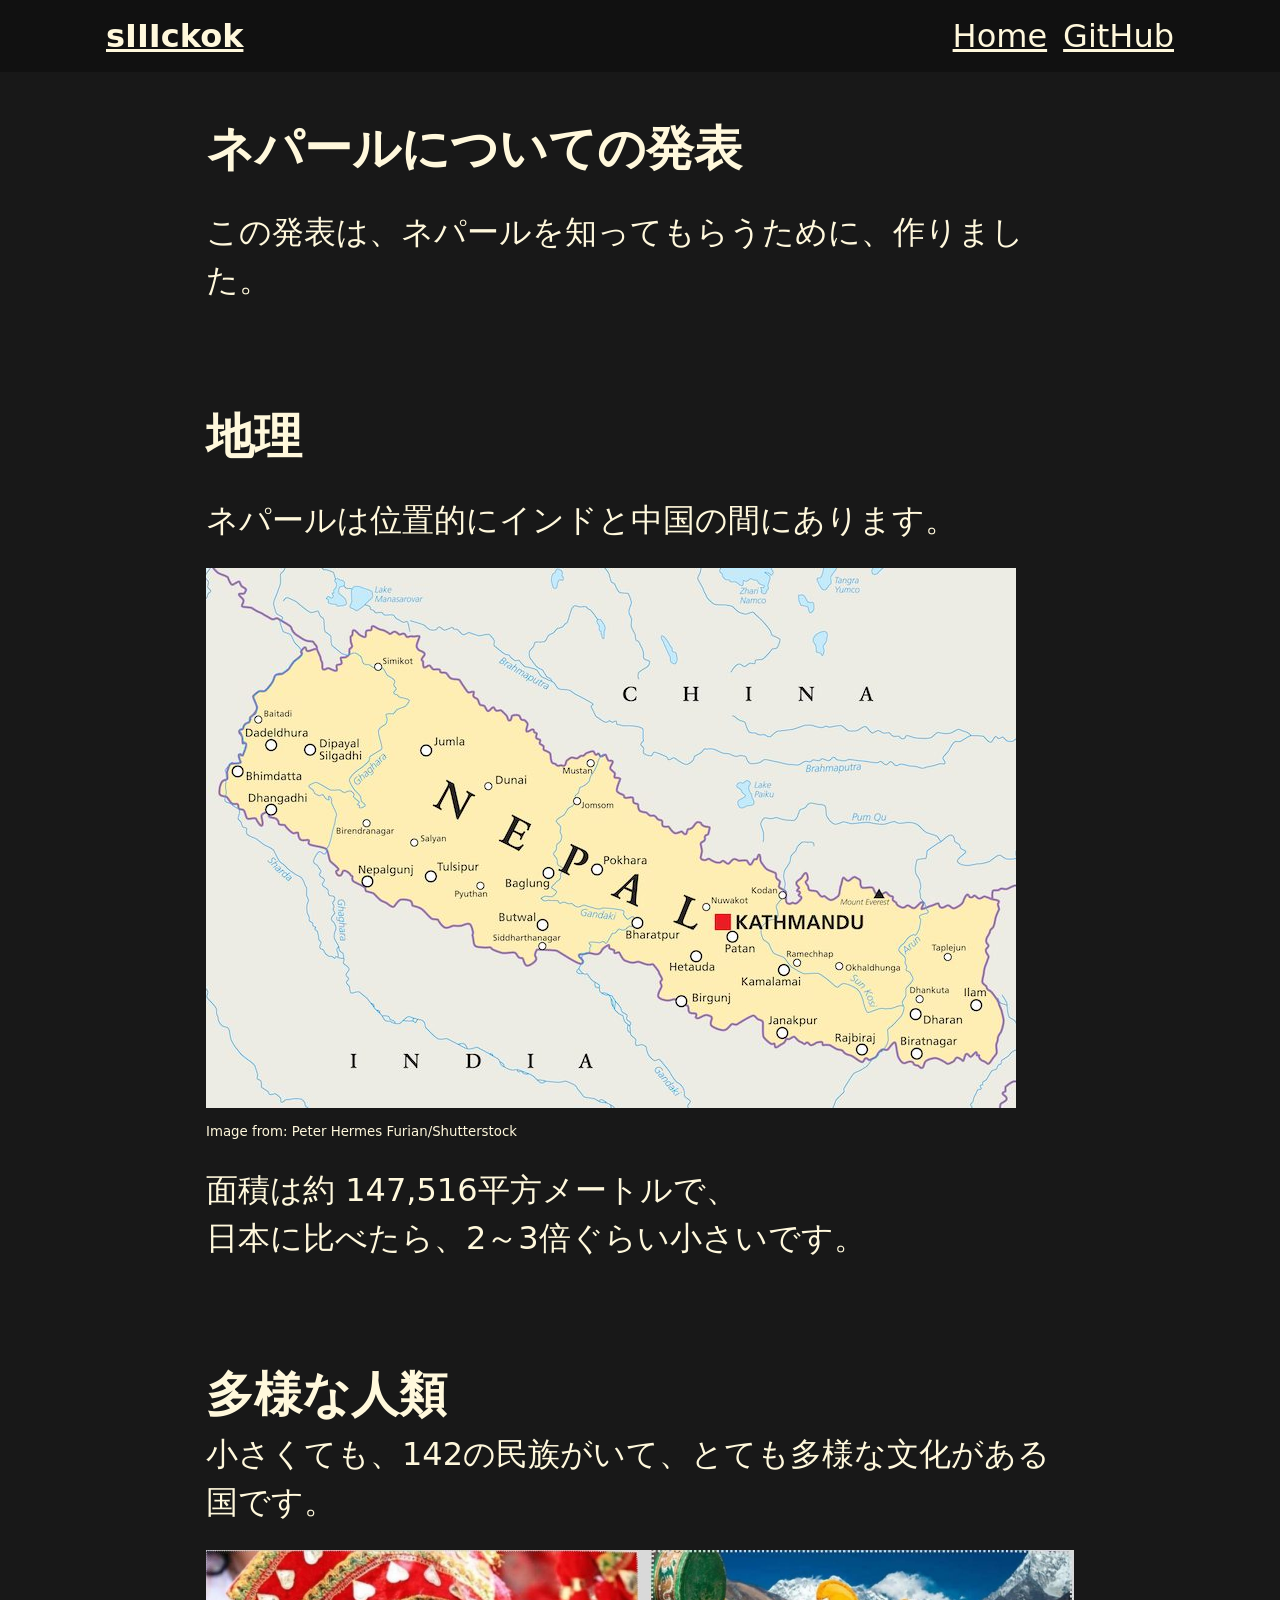
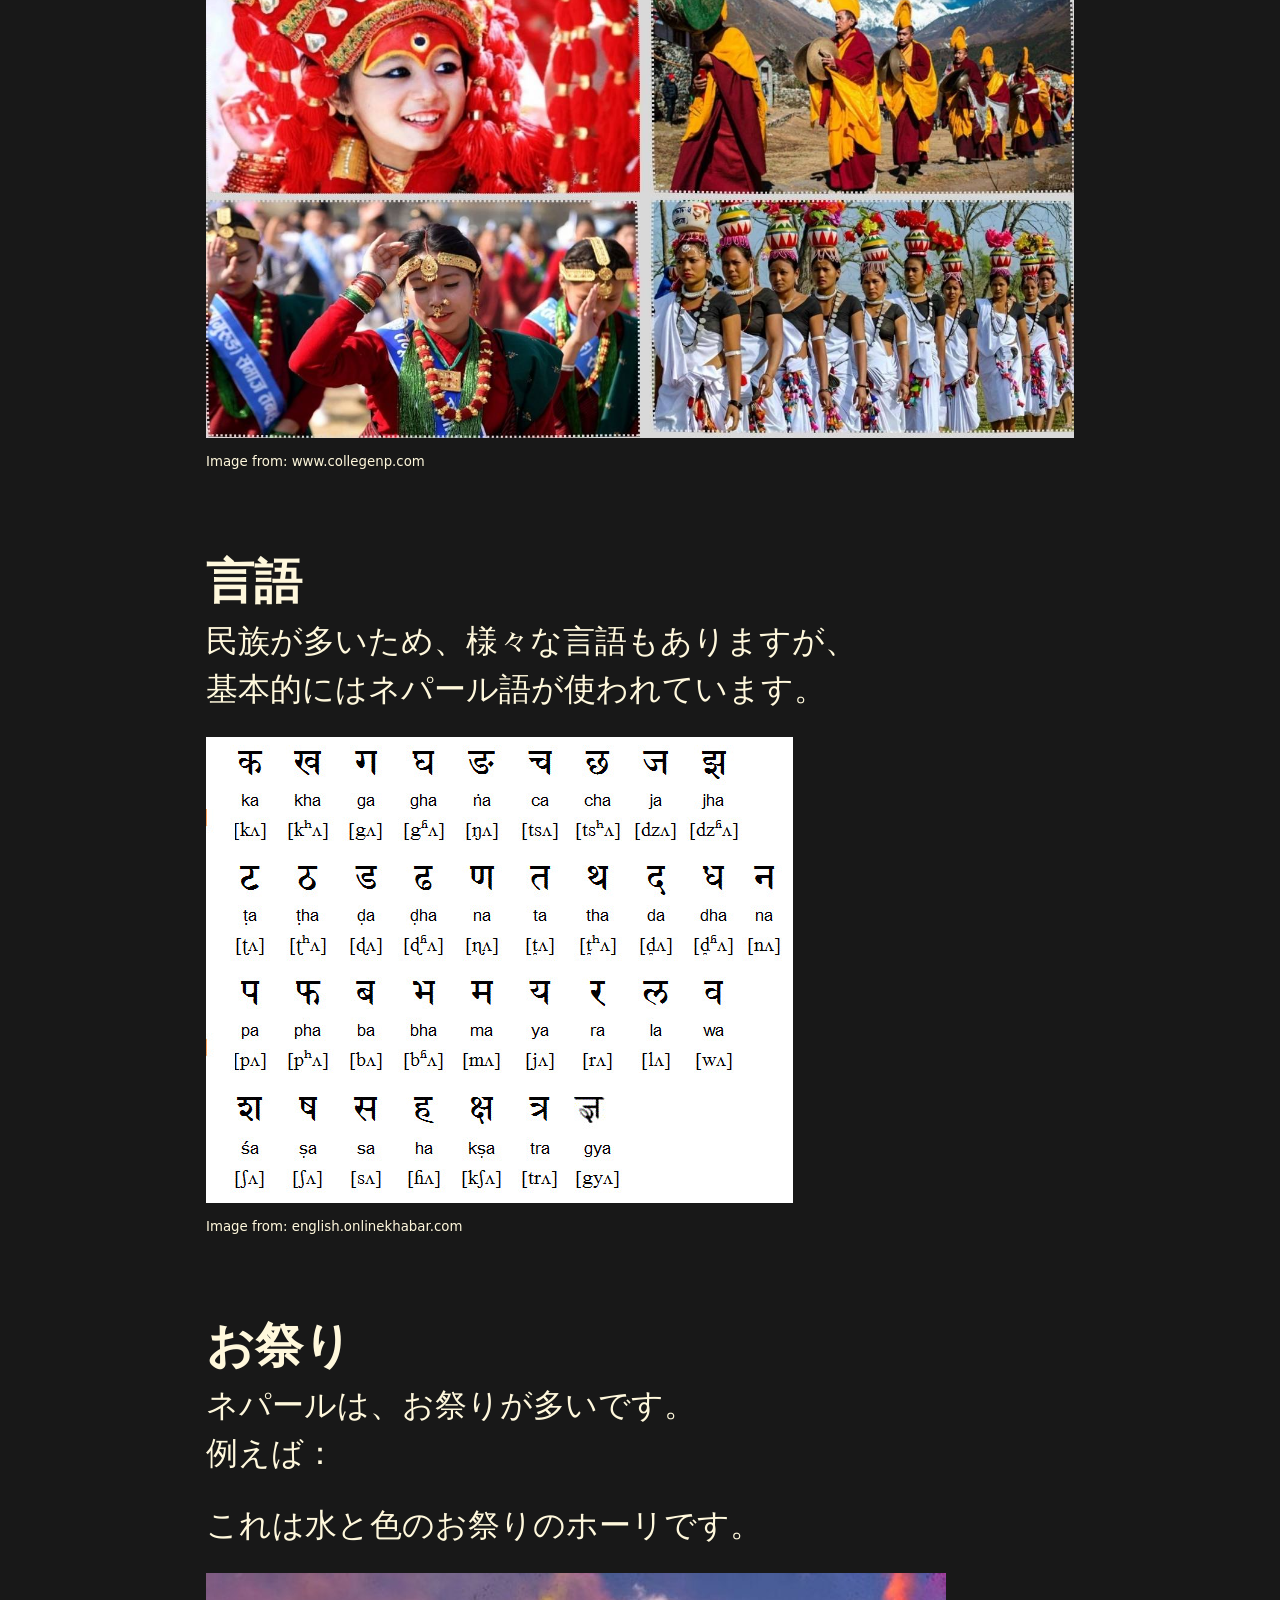
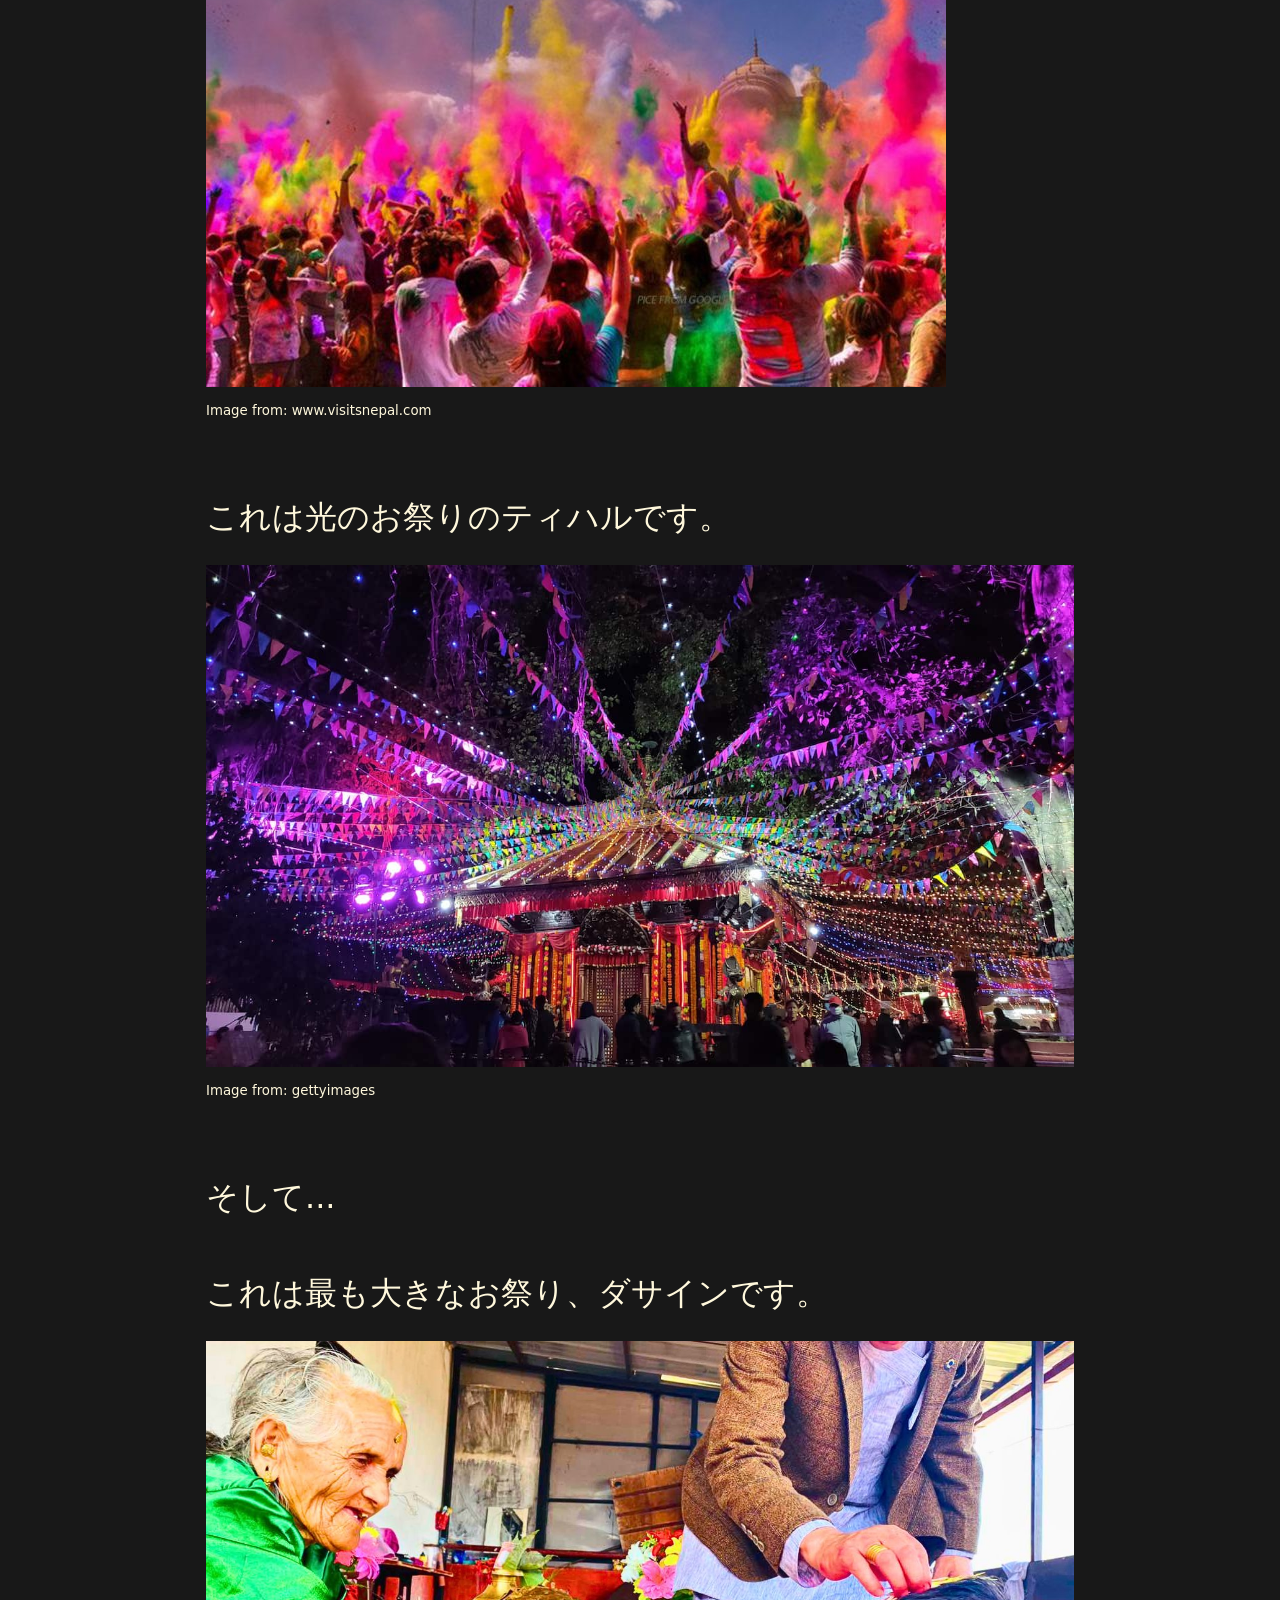
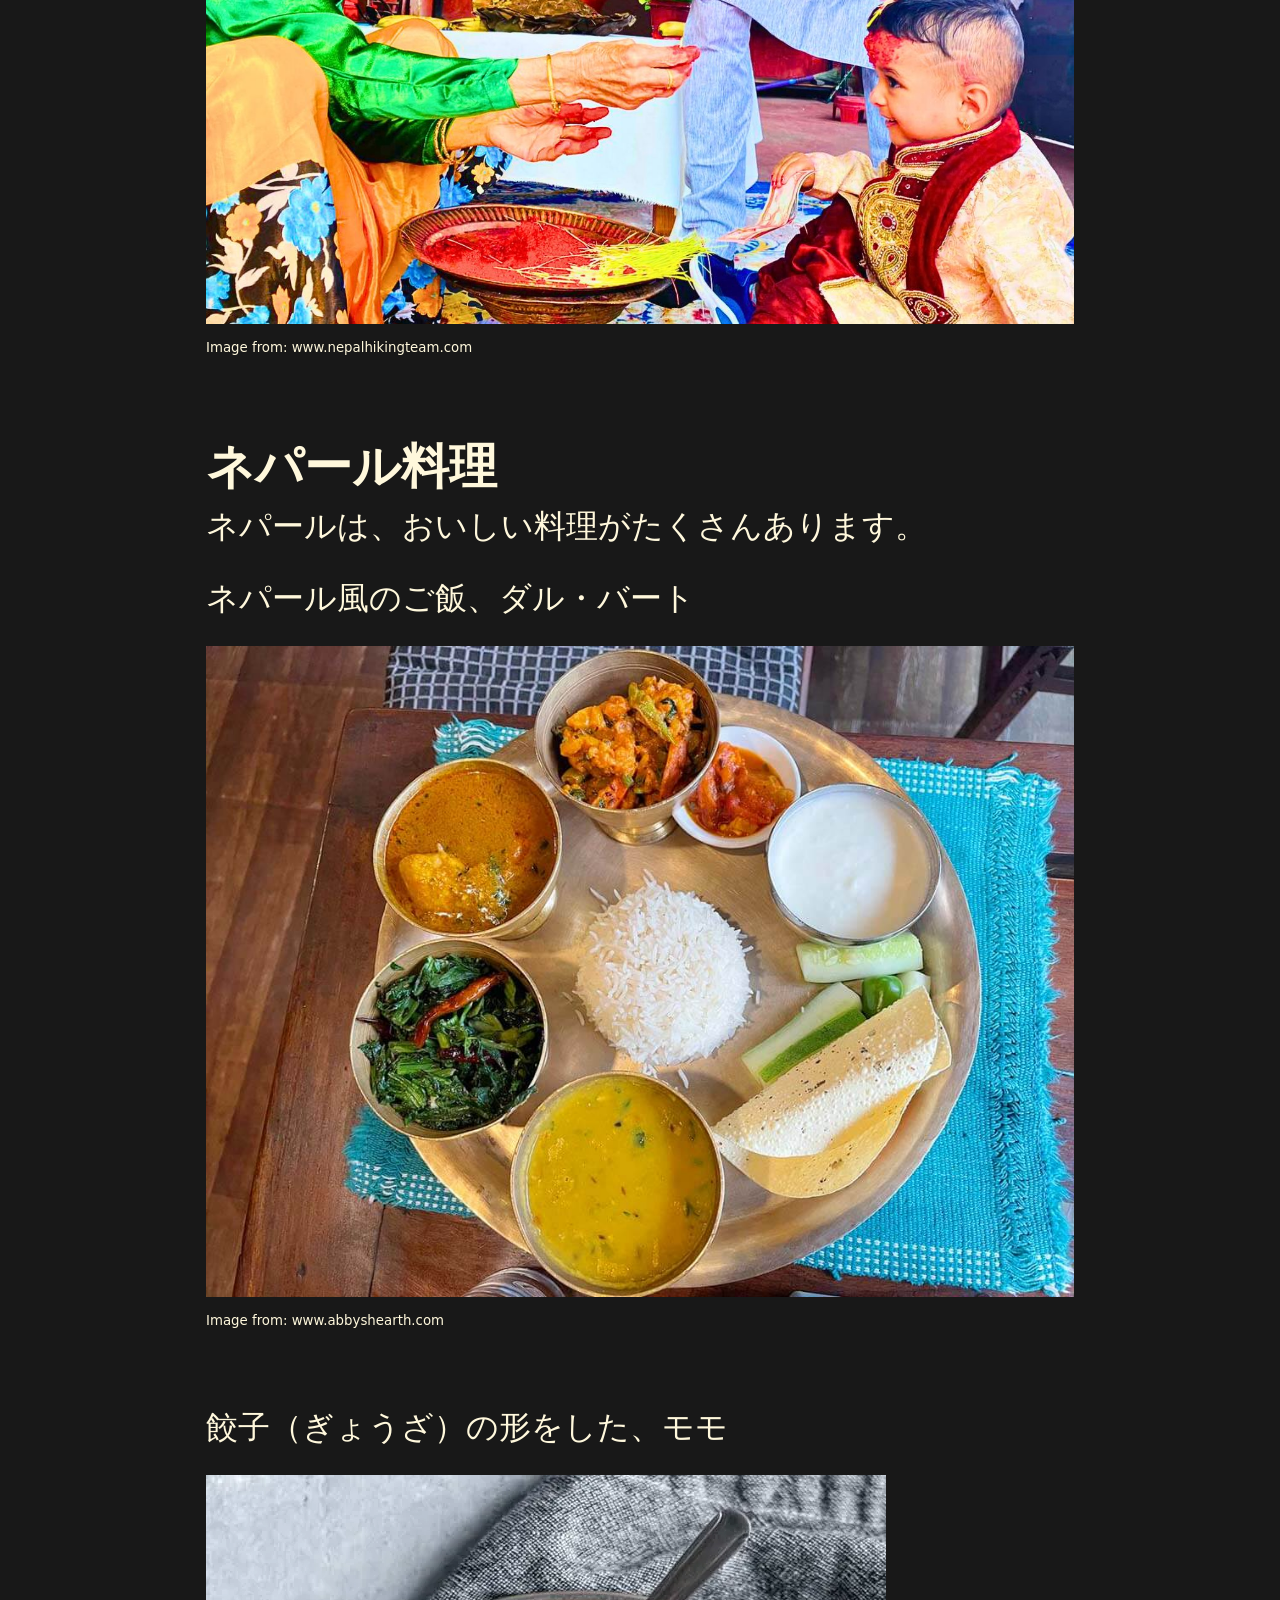
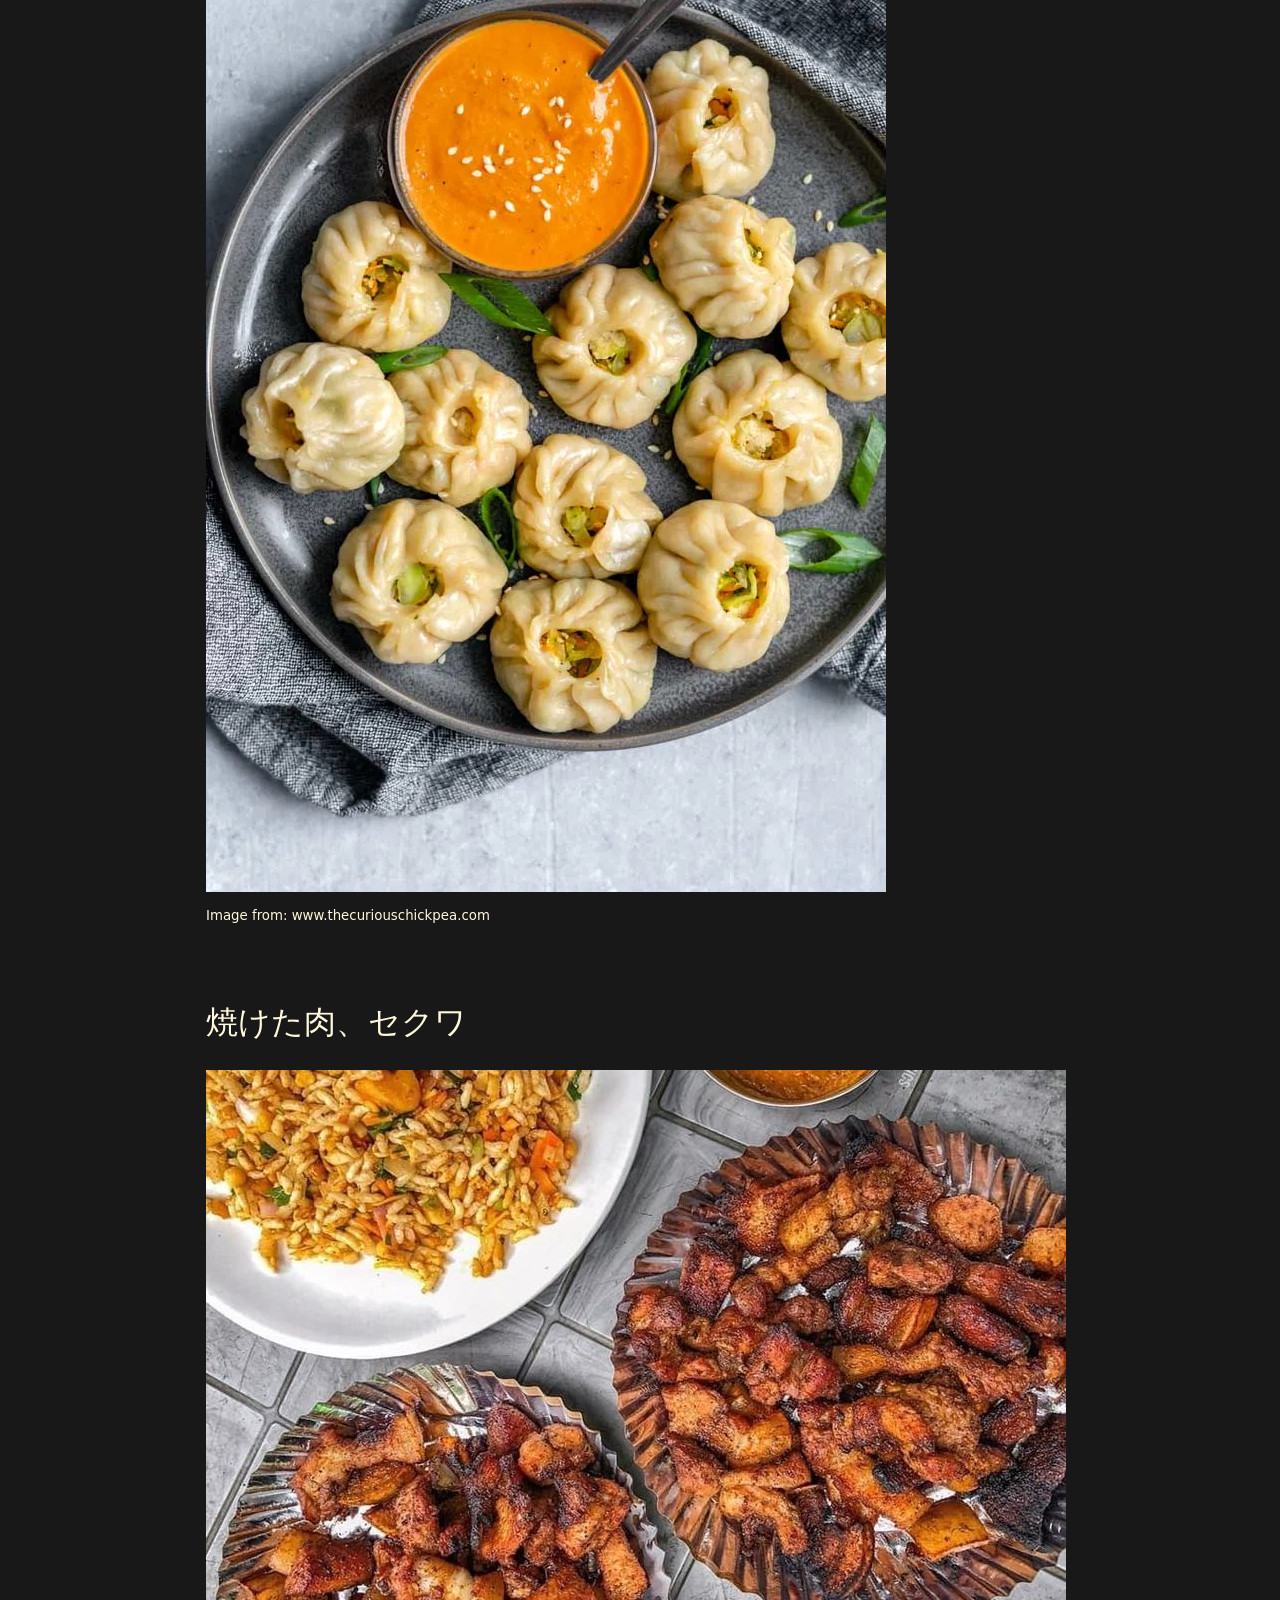
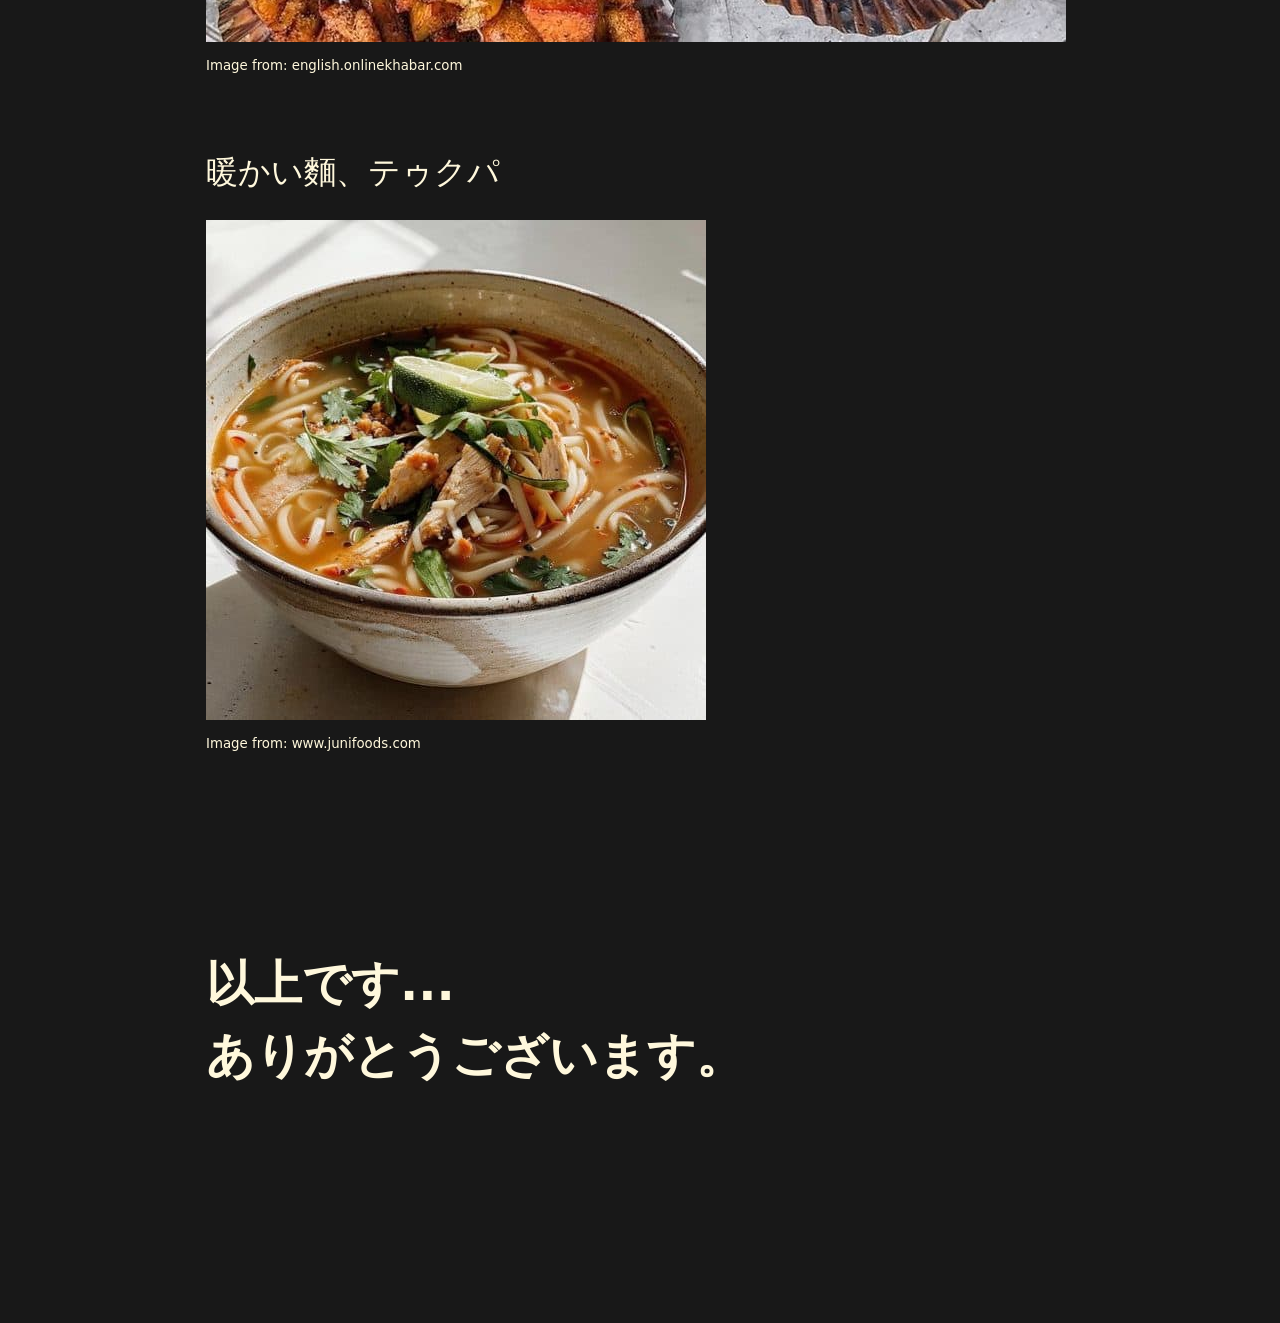
<file: nepal_happyo.html>
<!DOCTYPE html>
<html lang="en">
<head>
<meta charset="UTF-8" />
<meta name="viewport" content="width=device-width, initial-scale=1" />
<title>
ネパールについて</title>
<link rel="stylesheet" href="style.css" />
</head>
<body>
<nav class="navbar">
<ul class="nav-list">
<li class="logo"><a href="index.html">sIIIckok</a></li>
<li class="spacer"></li>
<li><a href="index.html">Home</a></li>
<li><a href="https://www.github.com/siiickok/">GitHub</a></li>
</ul>
</nav>

<div class="page">
<br>
<h1>ネパールについての発表</h1>
<br>
<p>この発表は、ネパールを知ってもらうために、作りました。</p>
<br>
<br>
<br>
<br>
<h1>地理</h1>
<br>
<p>ネパールは位置的にインドと中国の間にあります。</p>
<br>
<img src=nepal_map.jpg></img><br><sub>Image from: Peter Hermes Furian/Shutterstock</sub>
<br>
<br>
<p>面積は約 147,516平方メートルで、</p>
<p>日本に比べたら、2～3倍ぐらい小さいです。</p>
<br>
<br>
<br>
<br>
<h1>多様な人類</h1>
<p>小さくても、142の民族がいて、とても多様な文化がある国です。</p>
<br>
<img src=nepal_ethnicities.jpg></img><br><sub>Image from: www.collegenp.com</sub>
<br>
<br>
<br>
<br>
<h1>言語</h1>
<p>民族が多いため、様々な言語もありますが、</p>
<p>基本的にはネパール語が使われています。</p>
<br>
<img src=nepal_language.jpg></img><br><sub>Image from: english.onlinekhabar.com</sub>
<br>
<br>
<br>
<br>
<h1>お祭り</h1>
<p>ネパールは、お祭りが多いです。</p>
<p>例えば：</p>
<br>
<p>これは水と色のお祭りのホーリです。</p>
<br>
<img src=nepal_holi.jpg></img><br><sub>Image from: www.visitsnepal.com</sub>
<br>
<br>
<br>
<br>
<p>これは光のお祭りのティハルです。</p>
<br>
<img src=nepal_tihar.jpg></img><br><sub>Image from: gettyimages</sub>
<br>
<br>
<br>
<br>
<p>そして...</p>
<br>
<br>
<p>これは最も大きなお祭り、ダサインです。</p>
<br>
<img src=nepal_dashain.jpg></img><br><sub>Image from: www.nepalhikingteam.com</sub>
<br>
<br>
<br>
<br>
<h1>ネパール料理</h1>
<p>ネパールは、おいしい料理がたくさんあります。</p>
<br>
<p>ネパール風のご飯、ダル・バート</p>
<br>
<img src=nepal_dal_bhat.jpg></img><br><sub>Image from: www.abbyshearth.com</sub>
<br>
<br>
<br>
<br>
<p>餃子（ぎょうざ）の形をした、モモ</p>
<br>
<img src=nepal_momo.jpg></img><br><sub>Image from: www.thecuriouschickpea.com</sub>
<br>
<br>
<br>
<br>
<p>焼けた肉、セクワ</p>
<br>
<img src=nepal_sekuwa.jpg></img><br><sub>Image from: english.onlinekhabar.com</sub>
<br>
<br>
<br>
<br>
<p>暖かい麵、テゥクパ</p>
<br>
<img src=nepal_thukpa.jpg></img><br><sub>Image from: www.junifoods.com</sub>
<br>
<br>
<br>
<br>
<br>
<br>
<br>
<br>
<br>
<h1>以上です...</h1>
<h1>ありがとうございます。</h1>
<br>
<br>
<br>
<br>
<br>
<br>
<br>
<br>
<br>
</div>
</body>
</html>
</file>
<file: style.css>
* {
    box-sizing: border-box;
    margin: 0;
    padding: 0;
}

html, .page {
    height: 100%;
    font-family: system-ui, sans-serif;
    color: #FFF8DC;
    background-color: #181818FF;
    line-height: 1.5;
}

h2 {
    font-size: 2.5rem;
}

h1 {
    font-size: 3rem;
}

li, ul, a, p, button {
    font-size: 2rem;
}

button {
    color: #FFE8DC;
    cursor: pointer;
    border-radius: 10%;

    background-color: #181818FF;
    padding: 5% 25%;
    margin: 10px;
}

a {
    text-decoration: underline;
    color: #FFF8DC;
}

img {
    max-width: 100%;
}

.page {
    max-width: 900px;
    margin: 0 auto;
    padding: 1rem;
}

/* Navbar */
.navbar {
  position: sticky;
  top: 0;
  background: #111;
}

.navbar a {
    color: #FFF8DC;
}

.nav-list {
  list-style: none;
  max-width: 1100px;
  margin: 0 auto;
  padding: 0.75rem 1rem;

  display: flex;
  align-items: center;
  gap: 1rem;
}

nav .a {
    color: white;
}

/* Push items to the right */
.spacer {
  flex: 1;
}

.logo {
    font-weight: 600;
    font-size: 1.1rem;
    color: white;
}

.home-link {
    color: white;
    text-decoration: none;
    font-size: 0.95rem;
}

.home-link:hover {
    opacity: 0.8;
}

.main-list li {
    font-size: 2rem;
    margin: 35px
}

/* Main content */
.container {
    min-height: calc(100vh - 56px);
    max-width: 800px;
    margin: 0 auto;
    padding: 2rem 1rem;

    display: flex;
    flex-direction: column;
    justify-content: center;
}

.code {
    background: #2E2E2E2E; 
    padding: 15px;
    border-radius: 5px;
    overflow-x: auto;
    line-height: 1.5;
    color: #C9D1D9;
    font-size: 1.4rem;
}


/* Presentation mode */

body.presentation .navbar {
    display: none;
}    

body.presentation .anchor {
    scroll-margin-top: 15px;
}

body.presentation {
    overflow: hidden;
}


body.presentation .page {
    max-width: 80vh;
    max-height: 60vh;
    margin: 0 auto;
    padding: 1rem;
}

.present-mode-btn {
    position: fixed;
    top: 100px;
    right: 50px;
}

/* trails */

.trails {
    max-width: 150%;
    background-color: #303030;
    border-radius: 10px;
    padding: 3% 4%;
}

.trails-div {
    display: grid;
    grid-template-columns: repeat(3, 1fr);
}

.opt-div {
    cursor: pointer;
    background-color: #181818;
    border-radius: 10px;
    padding: 2% 3%;
    margin: 2px;

    display: flex;
    align-content: center;
    text-align: center;
    justify-content: space-between;
}

.opt-div:hover {
    border: white 1px solid;
}

.opt-div img {
    border-radius: 10px;
}


/* viewport */ 
.viewport-layer {
    position: fixed;
    inset: 0;
    width: 100vw;
    height: 100vh;
    background-color: #181818FF;
}

.viewport-close-btn {
    height: 50px;
    width: 50px;
    padding: 5px;
    position: fixed;
    top: 10px;
    right: 10px;
}


/* Helper classes */
.invisible {
    display: none;
}
</file>
